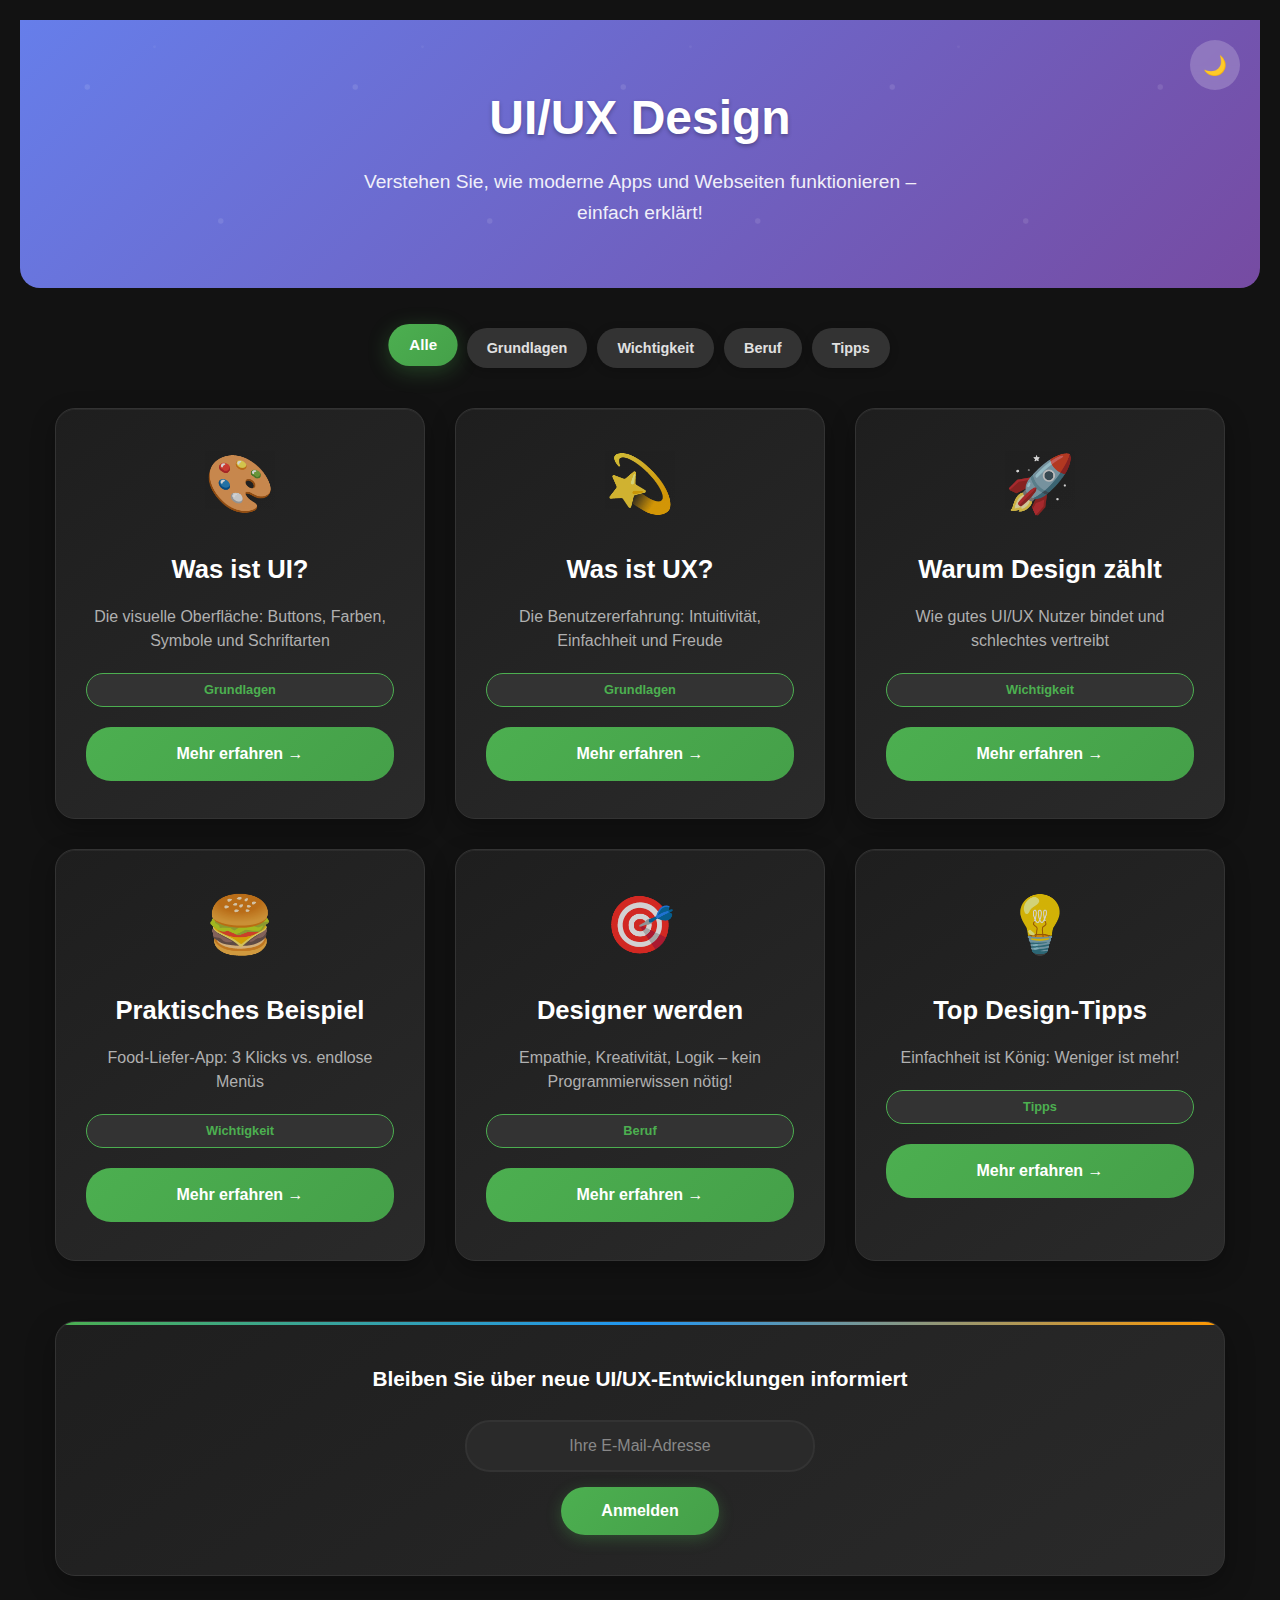
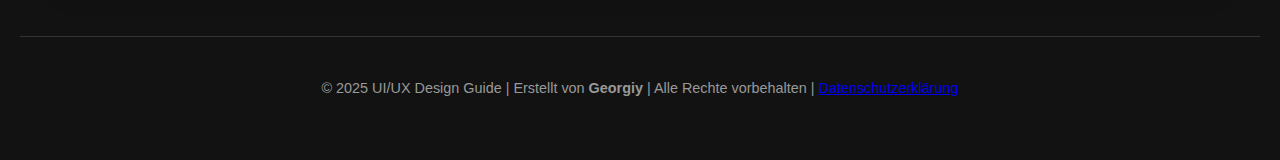
<file: index.html>
<!DOCTYPE html>
<html lang="de">
<head>
    <meta charset="UTF-8">
    <meta name="viewport" content="width=device-width, initial-scale=1.0">
    <title>UI/UX Design - Der Guide für Einsteiger</title>
    <link rel="stylesheet" href="style.css">
</head>
<body>
    <header>
        <h1>UI/UX Design</h1>
        <p>Verstehen Sie, wie moderne Apps und Webseiten funktionieren – einfach erklärt!</p>
    </header>

    <div class="container">
        <div class="filter-section">
            <button class="filter-btn active" onclick="filterCards('all')">Alle</button>
            <button class="filter-btn" onclick="filterCards('grundlagen')">Grundlagen</button>
            <button class="filter-btn" onclick="filterCards('wichtigkeit')">Wichtigkeit</button>
            <button class="filter-btn" onclick="filterCards('werden')">Beruf</button>
            <button class="filter-btn" onclick="filterCards('tipps')">Tipps</button>
        </div>

        <div class="cards-container" id="cardsContainer">
            <div class="card" data-category="grundlagen">
                <div class="card-icon">🎨</div>
                <h3>Was ist UI?</h3>
                <p>Die visuelle Oberfläche: Buttons, Farben, Symbole und Schriftarten</p>
                <span class="category">Grundlagen</span>
                <a href="ui-grundlagen.html" class="card-link">Mehr erfahren →</a>
            </div>

            <div class="card" data-category="grundlagen">
                <div class="card-icon">💫</div>
                <h3>Was ist UX?</h3>
                <p>Die Benutzererfahrung: Intuitivität, Einfachheit und Freude</p>
                <span class="category">Grundlagen</span>
                <a href="ux-grundlagen.html" class="card-link">Mehr erfahren →</a>
            </div>

            <div class="card" data-category="wichtigkeit">
                <div class="card-icon">🚀</div>
                <h3>Warum Design zählt</h3>
                <p>Wie gutes UI/UX Nutzer bindet und schlechtes vertreibt</p>
                <span class="category">Wichtigkeit</span>
                <a href="design-wichtigkeit.html" class="card-link">Mehr erfahren →</a>
            </div>

            <div class="card" data-category="wichtigkeit">
                <div class="card-icon">🍔</div>
                <h3>Praktisches Beispiel</h3>
                <p>Food-Liefer-App: 3 Klicks vs. endlose Menüs</p>
                <span class="category">Wichtigkeit</span>
                <a href="food-delivery-beispiel.html" class="card-link">Mehr erfahren →</a>
            </div>

            <div class="card" data-category="werden">
                <div class="card-icon">🎯</div>
                <h3>Designer werden</h3>
                <p>Empathie, Kreativität, Logik – kein Programmierwissen nötig!</p>
                <span class="category">Beruf</span>
                <a href="designer-werden.html" class="card-link">Mehr erfahren →</a>
            </div>

            <div class="card" data-category="tipps">
                <div class="card-icon">💡</div>
                <h3>Top Design-Tipps</h3>
                <p>Einfachheit ist König: Weniger ist mehr!</p>
                <span class="category">Tipps</span>
                <a href="design-tipps.html" class="card-link">Mehr erfahren →</a>
            </div>
        </div>

        <div class="subscribe-container">
            <p class="subscribe-text">Bleiben Sie über neue UI/UX-Entwicklungen informiert</p>
            <input type="email" placeholder="Ihre E-Mail-Adresse" id="emailInput">
            <button onclick="subscribeNewsletter()">Anmelden</button>
        </div>
    </div>
    
    <div id="modal" class="modal hidden">
        <div class="modal-content">
            <span class="close-button" onclick="closeModal()">&times;</span>
            <div id="modal-message"></div>
        </div>
    </div>

    <footer>
        <p>© 2025 UI/UX Design Guide | Erstellt von <strong>Georgiy</strong> | Alle Rechte vorbehalten | <a href="datenschutz.html">Datenschutzerklärung</a></p>
    </footer>

    <script src="script.js"></script>
</body>
</html>
</file>
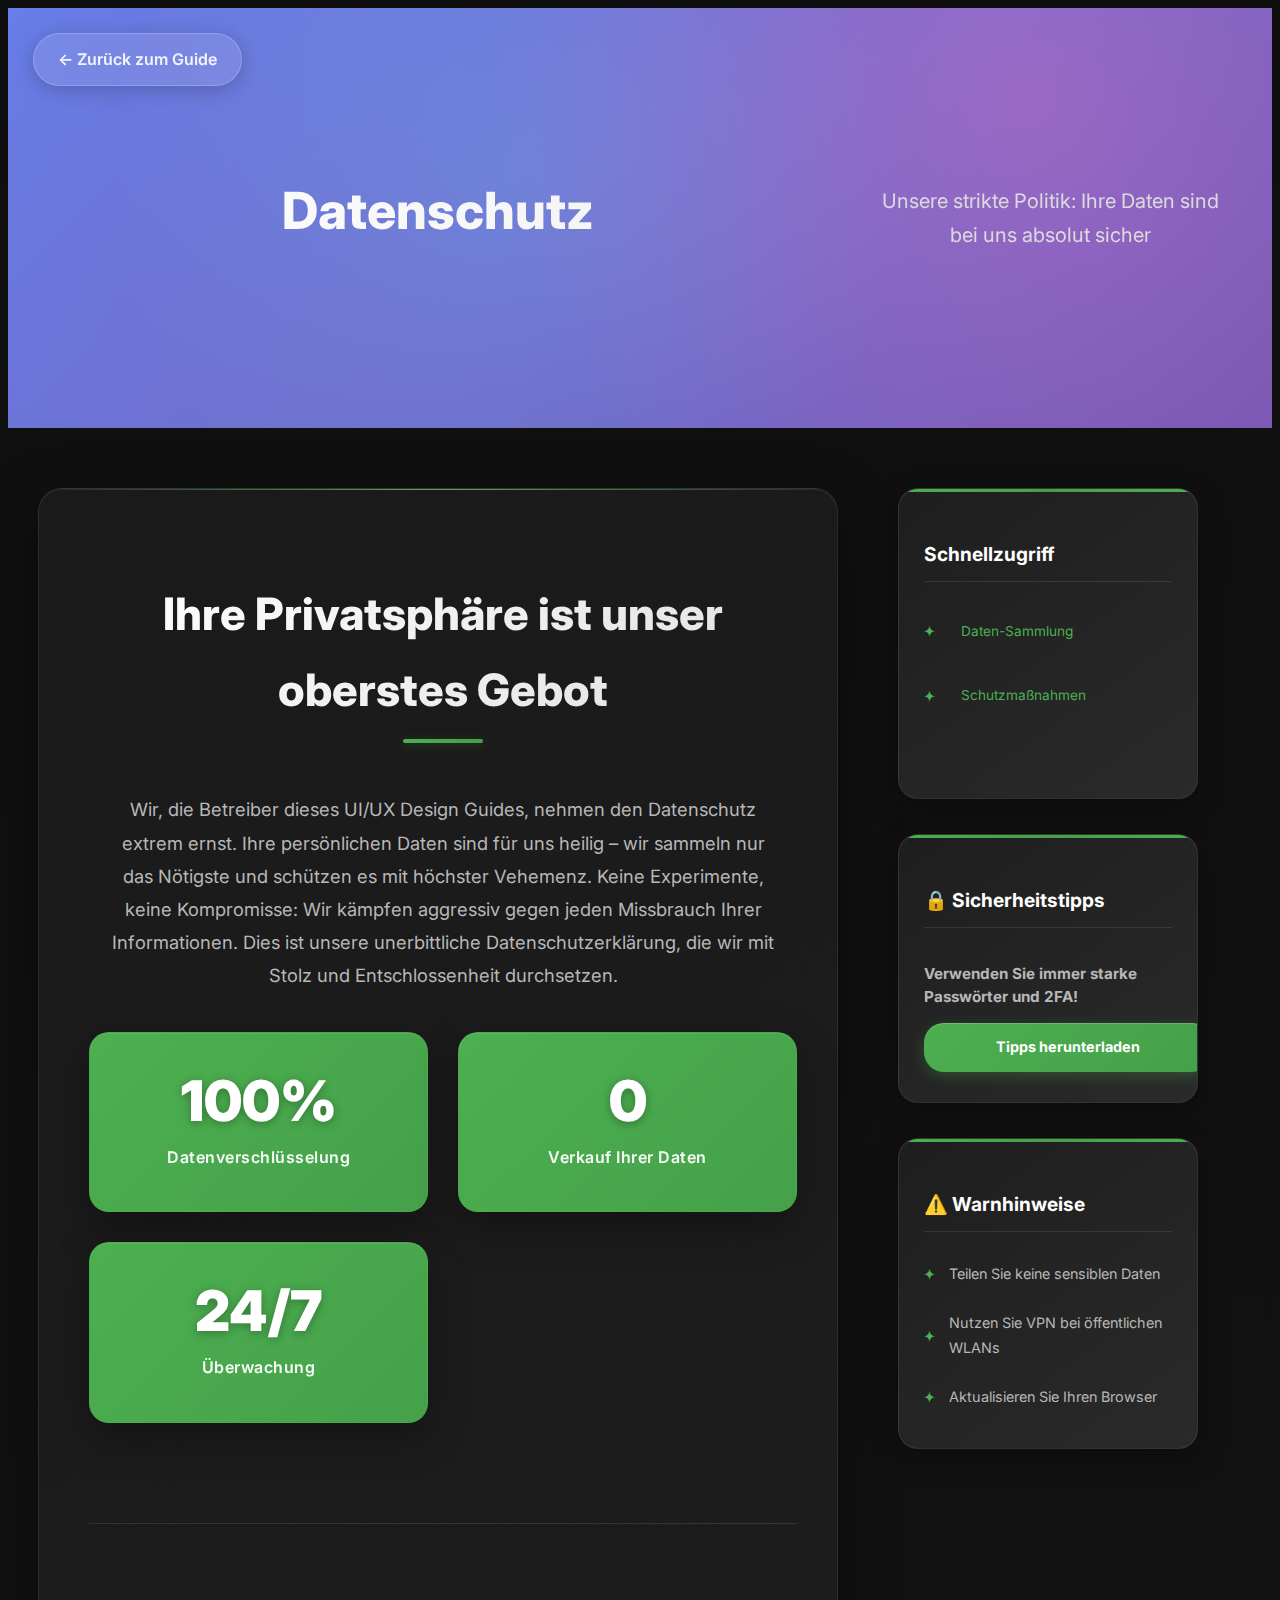
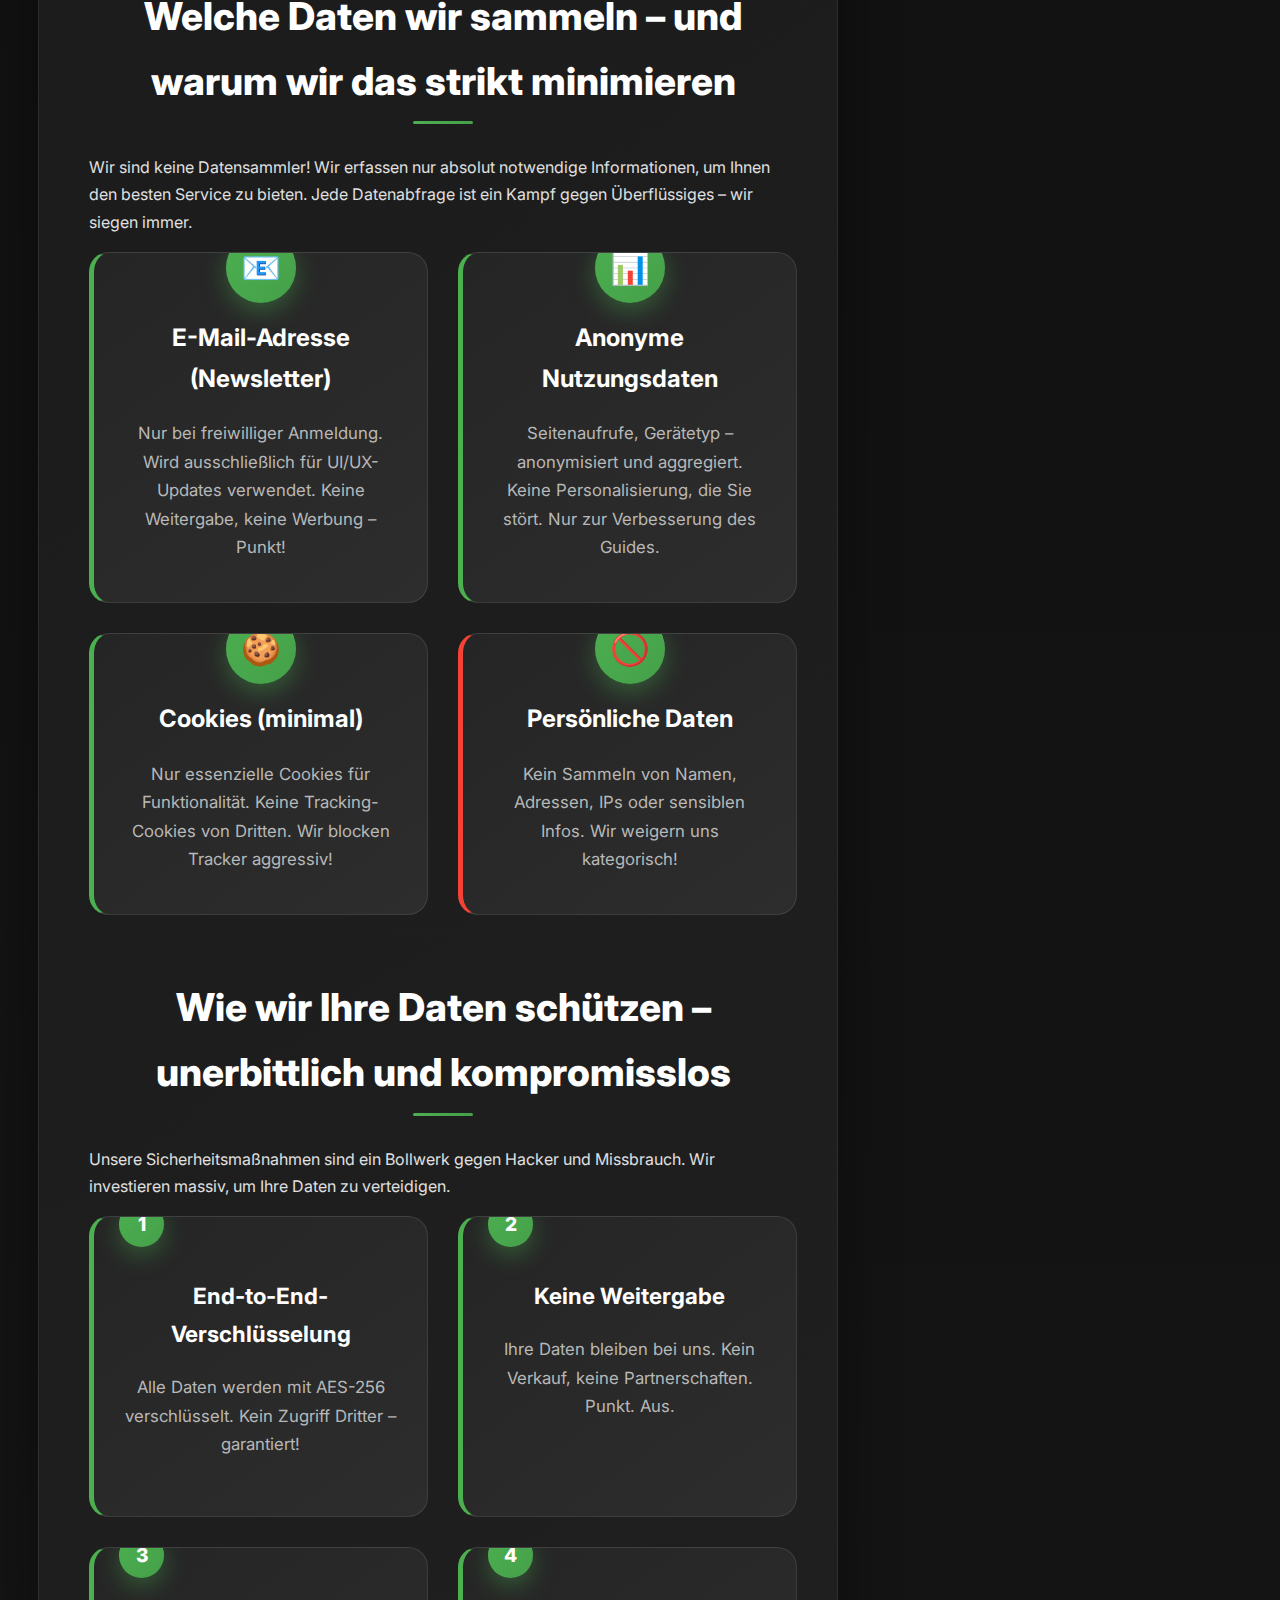
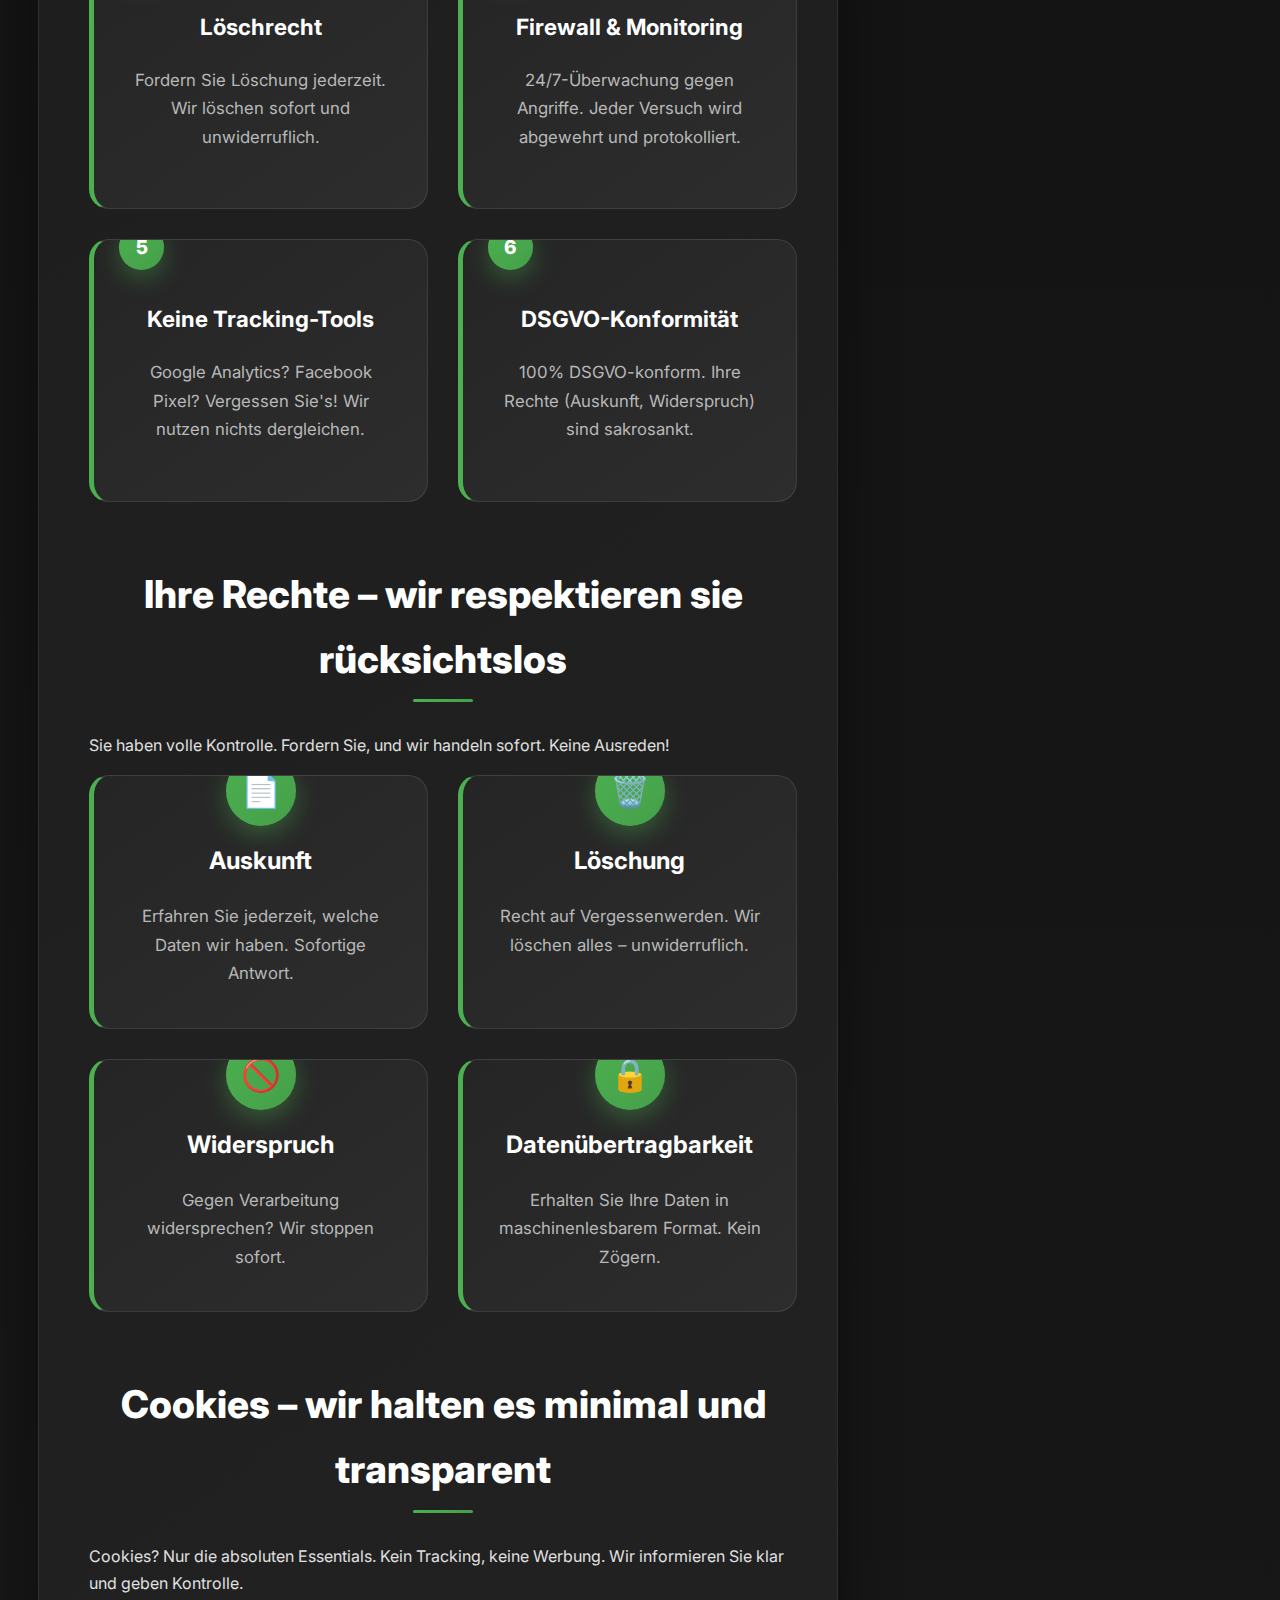
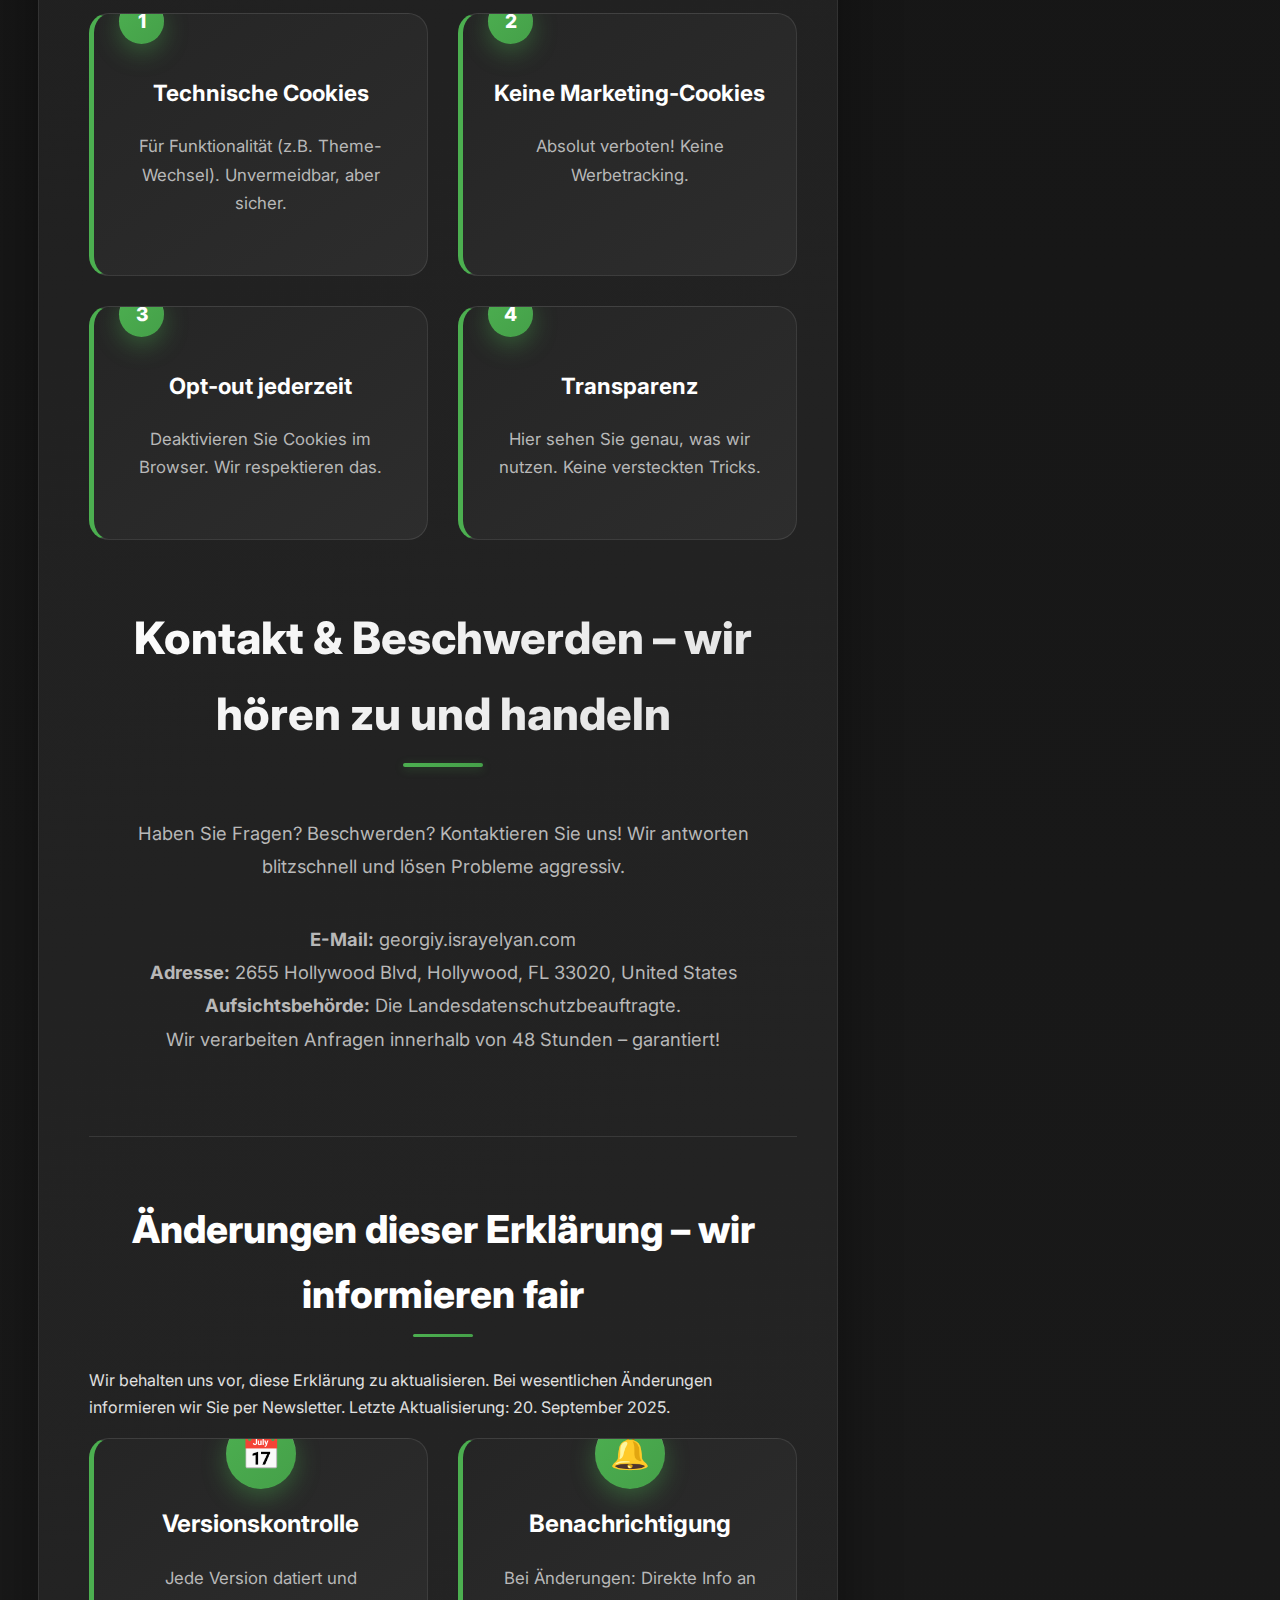
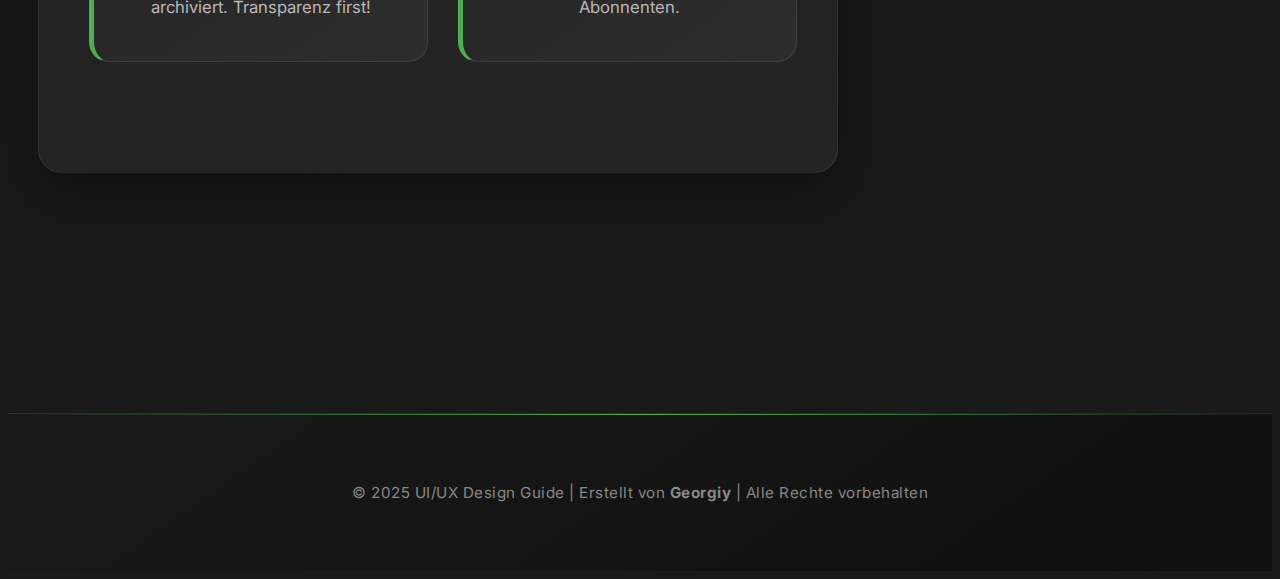
<file: datenschutz.html>
<!DOCTYPE html>
<html lang="de">
<head>
    <meta charset="UTF-8">
    <meta name="viewport" content="width=device-width, initial-scale=1.0">
    <title>Datenschutz - UI/UX Design Guide</title>
    <link rel="stylesheet" href="page-style.css">
</head>
<body>
    <header>
        <div class="back-link">
            <a href="index.html">← Zurück zum Guide</a>
        </div>
        <h1>Datenschutz</h1>
        <p>Unsere strikte Politik: Ihre Daten sind bei uns absolut sicher</p>
    </header>

    <div class="container">
        <div class="content-grid">
            <div class="main-content">
                <section class="hero-section">
                    <h2>Ihre Privatsphäre ist unser oberstes Gebot</h2>
                    <p>Wir, die Betreiber dieses UI/UX Design Guides, nehmen den Datenschutz extrem ernst. Ihre persönlichen Daten sind für uns heilig – wir sammeln nur das Nötigste und schützen es mit höchster Vehemenz. Keine Experimente, keine Kompromisse: Wir kämpfen aggressiv gegen jeden Missbrauch Ihrer Informationen. Dies ist unsere unerbittliche Datenschutzerklärung, die wir mit Stolz und Entschlossenheit durchsetzen.</p>
                    
                    <div class="stats-grid">
                        <div class="stat-card good">
                            <div class="stat-number">100%</div>
                            <div class="stat-label">Datenverschlüsselung</div>
                        </div>
                        <div class="stat-card good">
                            <div class="stat-number">0</div>
                            <div class="stat-label">Verkauf Ihrer Daten</div>
                        </div>
                        <div class="stat-card good">
                            <div class="stat-number">24/7</div>
                            <div class="stat-label">Überwachung</div>
                        </div>
                    </div>
                </section>

                <section class="methods-section">
                    <h2>Welche Daten wir sammeln – und warum wir das strikt minimieren</h2>
                    <p>Wir sind keine Datensammler! Wir erfassen nur absolut notwendige Informationen, um Ihnen den besten Service zu bieten. Jede Datenabfrage ist ein Kampf gegen Überflüssiges – wir siegen immer.</p>
                    <div class="method-cards">
                        <div class="method-card">
                            <div class="method-icon">📧</div>
                            <h3>E-Mail-Adresse (Newsletter)</h3>
                            <p>Nur bei freiwilliger Anmeldung. Wird ausschließlich für UI/UX-Updates verwendet. Keine Weitergabe, keine Werbung – Punkt!</p>
                        </div>
                        <div class="method-card">
                            <div class="method-icon">📊</div>
                            <h3>Anonyme Nutzungsdaten</h3>
                            <p>Seitenaufrufe, Gerätetyp – anonymisiert und aggregiert. Keine Personalisierung, die Sie stört. Nur zur Verbesserung des Guides.</p>
                        </div>
                        <div class="method-card">
                            <div class="method-icon">🍪</div>
                            <h3>Cookies (minimal)</h3>
                            <p>Nur essenzielle Cookies für Funktionalität. Keine Tracking-Cookies von Dritten. Wir blocken Tracker aggressiv!</p>
                        </div>
                        <div class="method-card negative">
                            <div class="method-icon">🚫</div>
                            <h3>Persönliche Daten</h3>
                            <p>Kein Sammeln von Namen, Adressen, IPs oder sensiblen Infos. Wir weigern uns kategorisch!</p>
                        </div>
                    </div>
                </section>

                <section class="process-section">
                    <h2>Wie wir Ihre Daten schützen – unerbittlich und kompromisslos</h2>
                    <p>Unsere Sicherheitsmaßnahmen sind ein Bollwerk gegen Hacker und Missbrauch. Wir investieren massiv, um Ihre Daten zu verteidigen.</p>
                    <div class="process-steps">
                        <div class="step good">
                            <div class="step-number">1</div>
                            <h3>End-to-End-Verschlüsselung</h3>
                            <p>Alle Daten werden mit AES-256 verschlüsselt. Kein Zugriff Dritter – garantiert!</p>
                        </div>
                        <div class="step good">
                            <div class="step-number">2</div>
                            <h3>Keine Weitergabe</h3>
                            <p>Ihre Daten bleiben bei uns. Kein Verkauf, keine Partnerschaften. Punkt. Aus.</p>
                        </div>
                        <div class="step good">
                            <div class="step-number">3</div>
                            <h3>Löschrecht</h3>
                            <p>Fordern Sie Löschung jederzeit. Wir löschen sofort und unwiderruflich.</p>
                        </div>
                        <div class="step good">
                            <div class="step-number">4</div>
                            <h3>Firewall & Monitoring</h3>
                            <p>24/7-Überwachung gegen Angriffe. Jeder Versuch wird abgewehrt und protokolliert.</p>
                        </div>
                        <div class="step negative">
                            <div class="step-number">5</div>
                            <h3>Keine Tracking-Tools</h3>
                            <p>Google Analytics? Facebook Pixel? Vergessen Sie's! Wir nutzen nichts dergleichen.</p>
                        </div>
                        <div class="step good">
                            <div class="step-number">6</div>
                            <h3>DSGVO-Konformität</h3>
                            <p>100% DSGVO-konform. Ihre Rechte (Auskunft, Widerspruch) sind sakrosankt.</p>
                        </div>
                    </div>
                </section>

                <section class="methods-section">
                    <h2>Ihre Rechte – wir respektieren sie rücksichtslos</h2>
                    <p>Sie haben volle Kontrolle. Fordern Sie, und wir handeln sofort. Keine Ausreden!</p>
                    <div class="method-cards">
                        <div class="method-card good">
                            <div class="method-icon">📄</div>
                            <h3>Auskunft</h3>
                            <p>Erfahren Sie jederzeit, welche Daten wir haben. Sofortige Antwort.</p>
                        </div>
                        <div class="method-card good">
                            <div class="method-icon">🗑️</div>
                            <h3>Löschung</h3>
                            <p>Recht auf Vergessenwerden. Wir löschen alles – unwiderruflich.</p>
                        </div>
                        <div class="method-card good">
                            <div class="method-icon">🚫</div>
                            <h3>Widerspruch</h3>
                            <p>Gegen Verarbeitung widersprechen? Wir stoppen sofort.</p>
                        </div>
                        <div class="method-card good">
                            <div class="method-icon">🔒</div>
                            <h3>Datenübertragbarkeit</h3>
                            <p>Erhalten Sie Ihre Daten in maschinenlesbarem Format. Kein Zögern.</p>
                        </div>
                    </div>
                </section>

                <section class="process-section">
                    <h2>Cookies – wir halten es minimal und transparent</h2>
                    <p>Cookies? Nur die absoluten Essentials. Kein Tracking, keine Werbung. Wir informieren Sie klar und geben Kontrolle.</p>
                    <div class="process-steps">
                        <div class="step good">
                            <div class="step-number">1</div>
                            <h3>Technische Cookies</h3>
                            <p>Für Funktionalität (z.B. Theme-Wechsel). Unvermeidbar, aber sicher.</p>
                        </div>
                        <div class="step negative">
                            <div class="step-number">2</div>
                            <h3>Keine Marketing-Cookies</h3>
                            <p>Absolut verboten! Keine Werbetracking.</p>
                        </div>
                        <div class="step good">
                            <div class="step-number">3</div>
                            <h3>Opt-out jederzeit</h3>
                            <p>Deaktivieren Sie Cookies im Browser. Wir respektieren das.</p>
                        </div>
                        <div class="step good">
                            <div class="step-number">4</div>
                            <h3>Transparenz</h3>
                            <p>Hier sehen Sie genau, was wir nutzen. Keine versteckten Tricks.</p>
                        </div>
                    </div>
                </section>

                <section class="hero-section">
                    <h2>Kontakt & Beschwerden – wir hören zu und handeln</h2>
                    <p>Haben Sie Fragen? Beschwerden? Kontaktieren Sie uns! Wir antworten blitzschnell und lösen Probleme aggressiv.</p>
                    <p><strong>E-Mail:</strong> georgiy.israyelyan.com<br>
                    <strong>Adresse:</strong> 2655 Hollywood Blvd, Hollywood, FL 33020, United States<br>
                    <strong>Aufsichtsbehörde:</strong> Die Landesdatenschutzbeauftragte.<br>
                    Wir verarbeiten Anfragen innerhalb von 48 Stunden – garantiert!</p>
                </section>

                <section class="methods-section">
                    <h2>Änderungen dieser Erklärung – wir informieren fair</h2>
                    <p>Wir behalten uns vor, diese Erklärung zu aktualisieren. Bei wesentlichen Änderungen informieren wir Sie per Newsletter. Letzte Aktualisierung: 20. September 2025.</p>
                    <div class="method-cards">
                        <div class="method-card good">
                            <div class="method-icon">📅</div>
                            <h3>Versionskontrolle</h3>
                            <p>Jede Version datiert und archiviert. Transparenz first!</p>
                        </div>
                        <div class="method-card good">
                            <div class="method-icon">🔔</div>
                            <h3>Benachrichtigung</h3>
                            <p>Bei Änderungen: Direkte Info an Abonnenten.</p>
                        </div>
                    </div>
                </section>
            </div>

            <div class="sidebar">
                <div class="quick-links">
                    <h3>Schnellzugriff</h3>
                    <ul>
                        <li><a href="#sammeln">Daten-Sammlung</a></li>
                        <li><a href="#schutz">Schutzmaßnahmen</a></li>
                        <li><a href="#rechte">Ihre Rechte</a></li>
                        <li><a href="#cookies">Cookies</a></li>
                        <li><a href="#kontakt">Kontakt</a></li>
                    </ul>
                </div>

                <div class="featured-resource">
                    <h3>🔒 Sicherheitstipps</h3>
                    <p><strong>Verwenden Sie immer starke Passwörter und 2FA!</strong></p>
                    <a href="#" class="download-btn" onclick="showSecurityTips()">Tipps herunterladen</a>
                </div>

                <div class="design-tips">
                    <h3>⚠️ Warnhinweise</h3>
                    <ul>
                        <li>Teilen Sie keine sensiblen Daten</li>
                        <li>Nutzen Sie VPN bei öffentlichen WLANs</li>
                        <li>Aktualisieren Sie Ihren Browser</li>
                        <li>Deaktivieren Sie unnötige Cookies</li>
                        <li>Melden Sie Verdachtsfälle sofort</li>
                    </ul>
                </div>
            </div>
        </div>
    </div>

    <footer>
        <p>© 2025 UI/UX Design Guide | Erstellt von <strong>Georgiy</strong> | Alle Rechte vorbehalten</p>
    </footer>

    <!-- Modal для Tipps -->
</body>
</html>
</file>
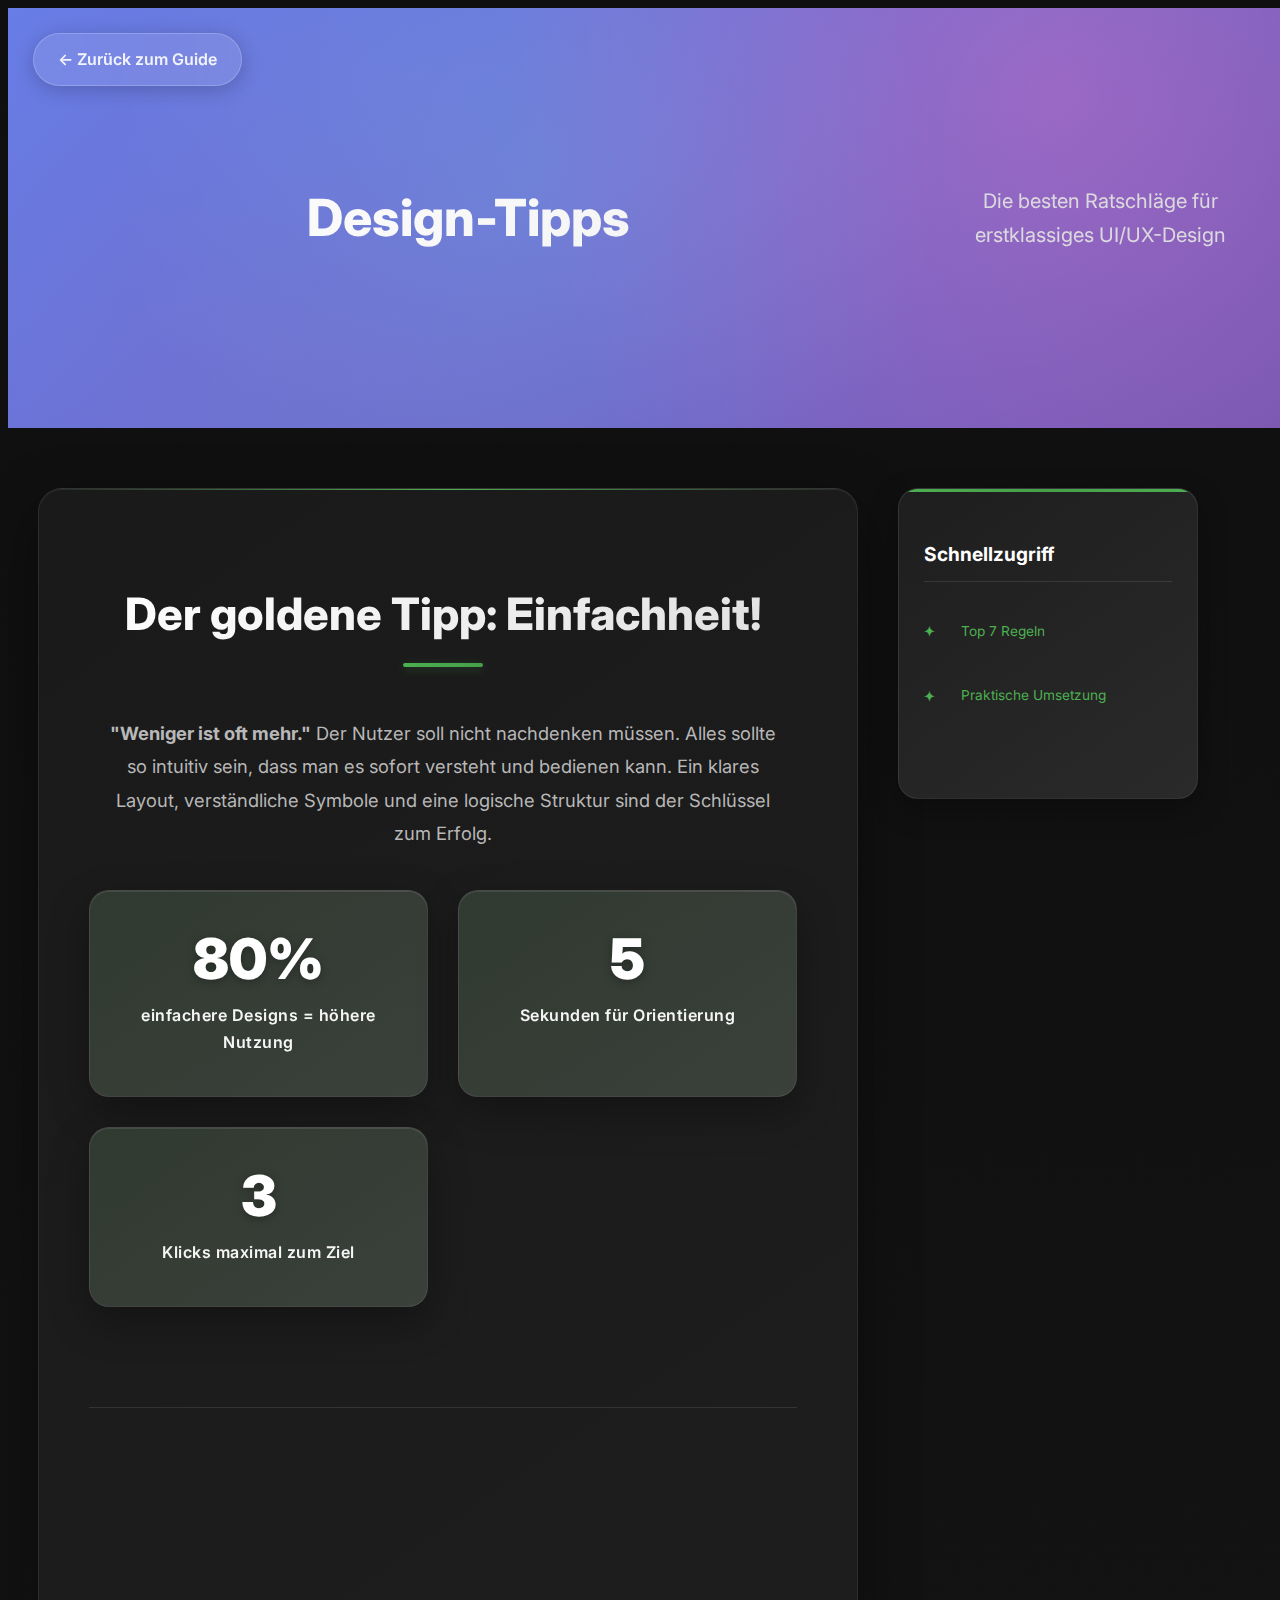
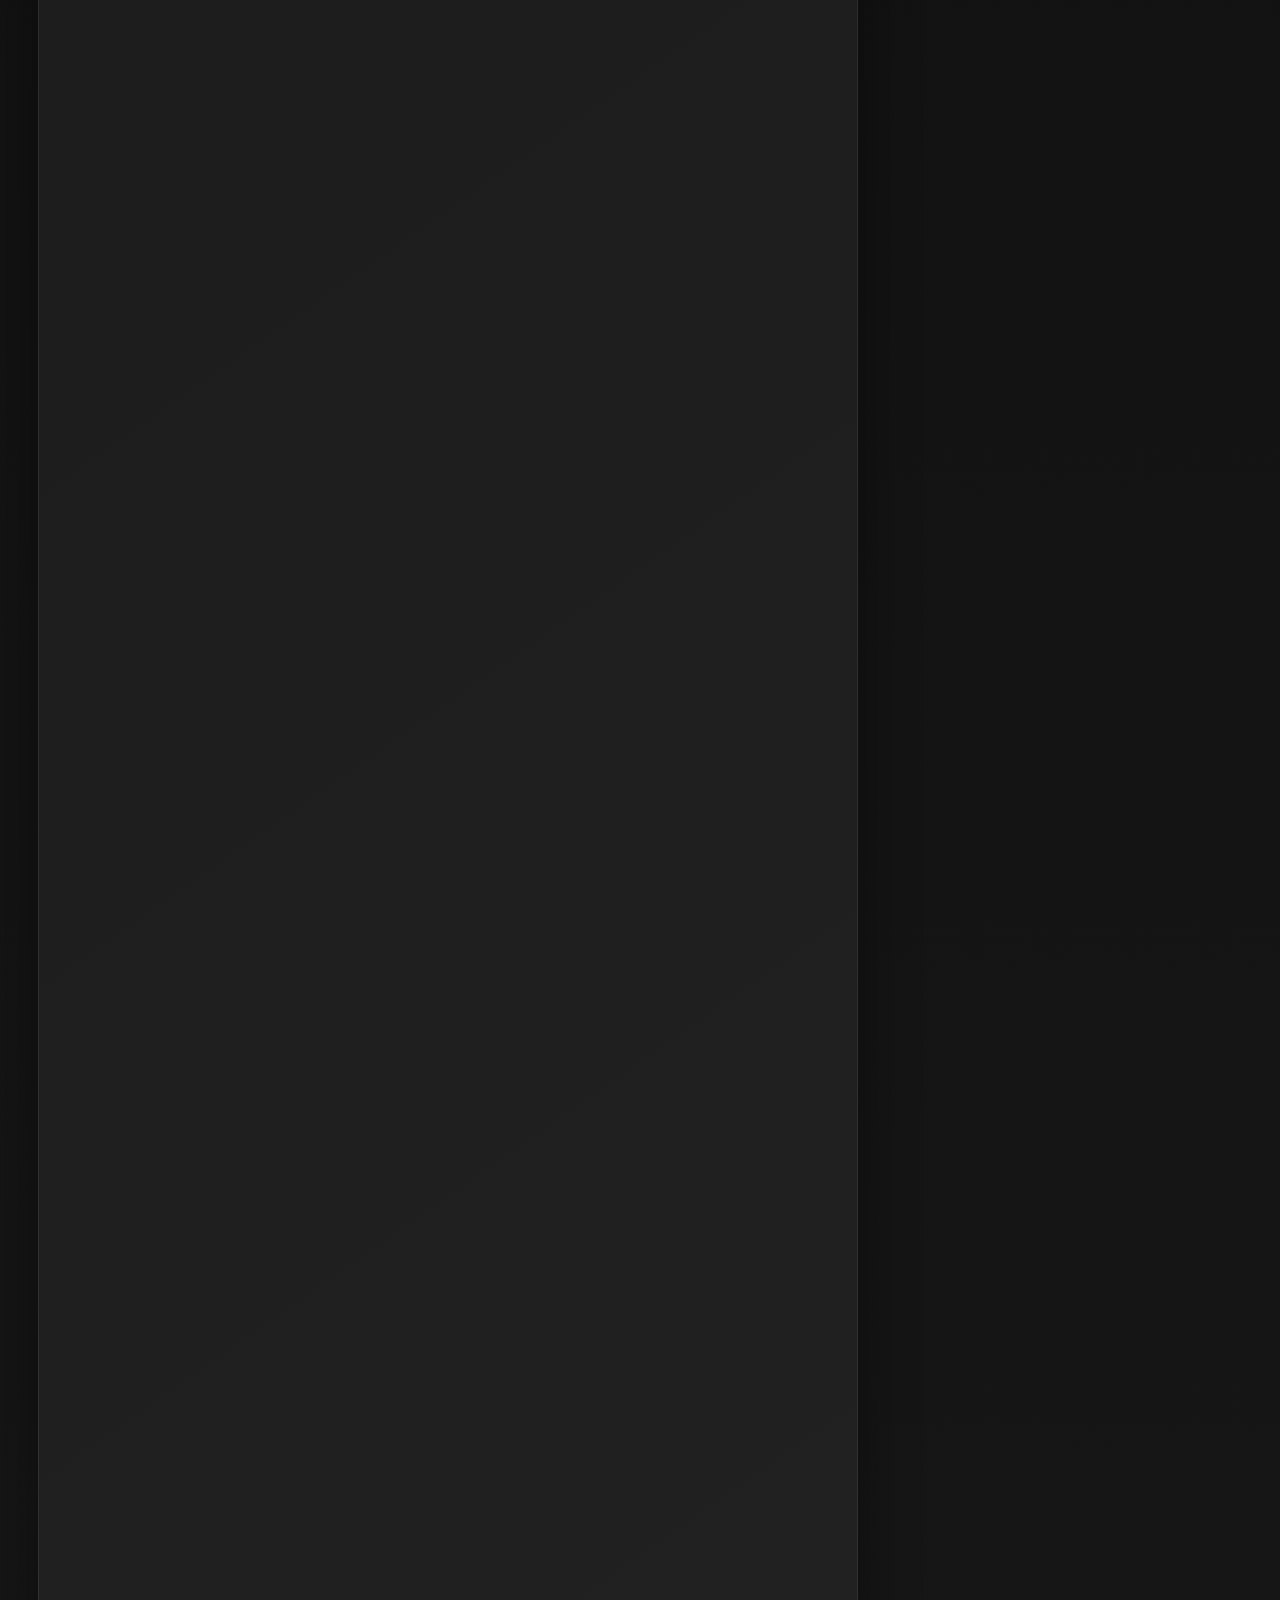
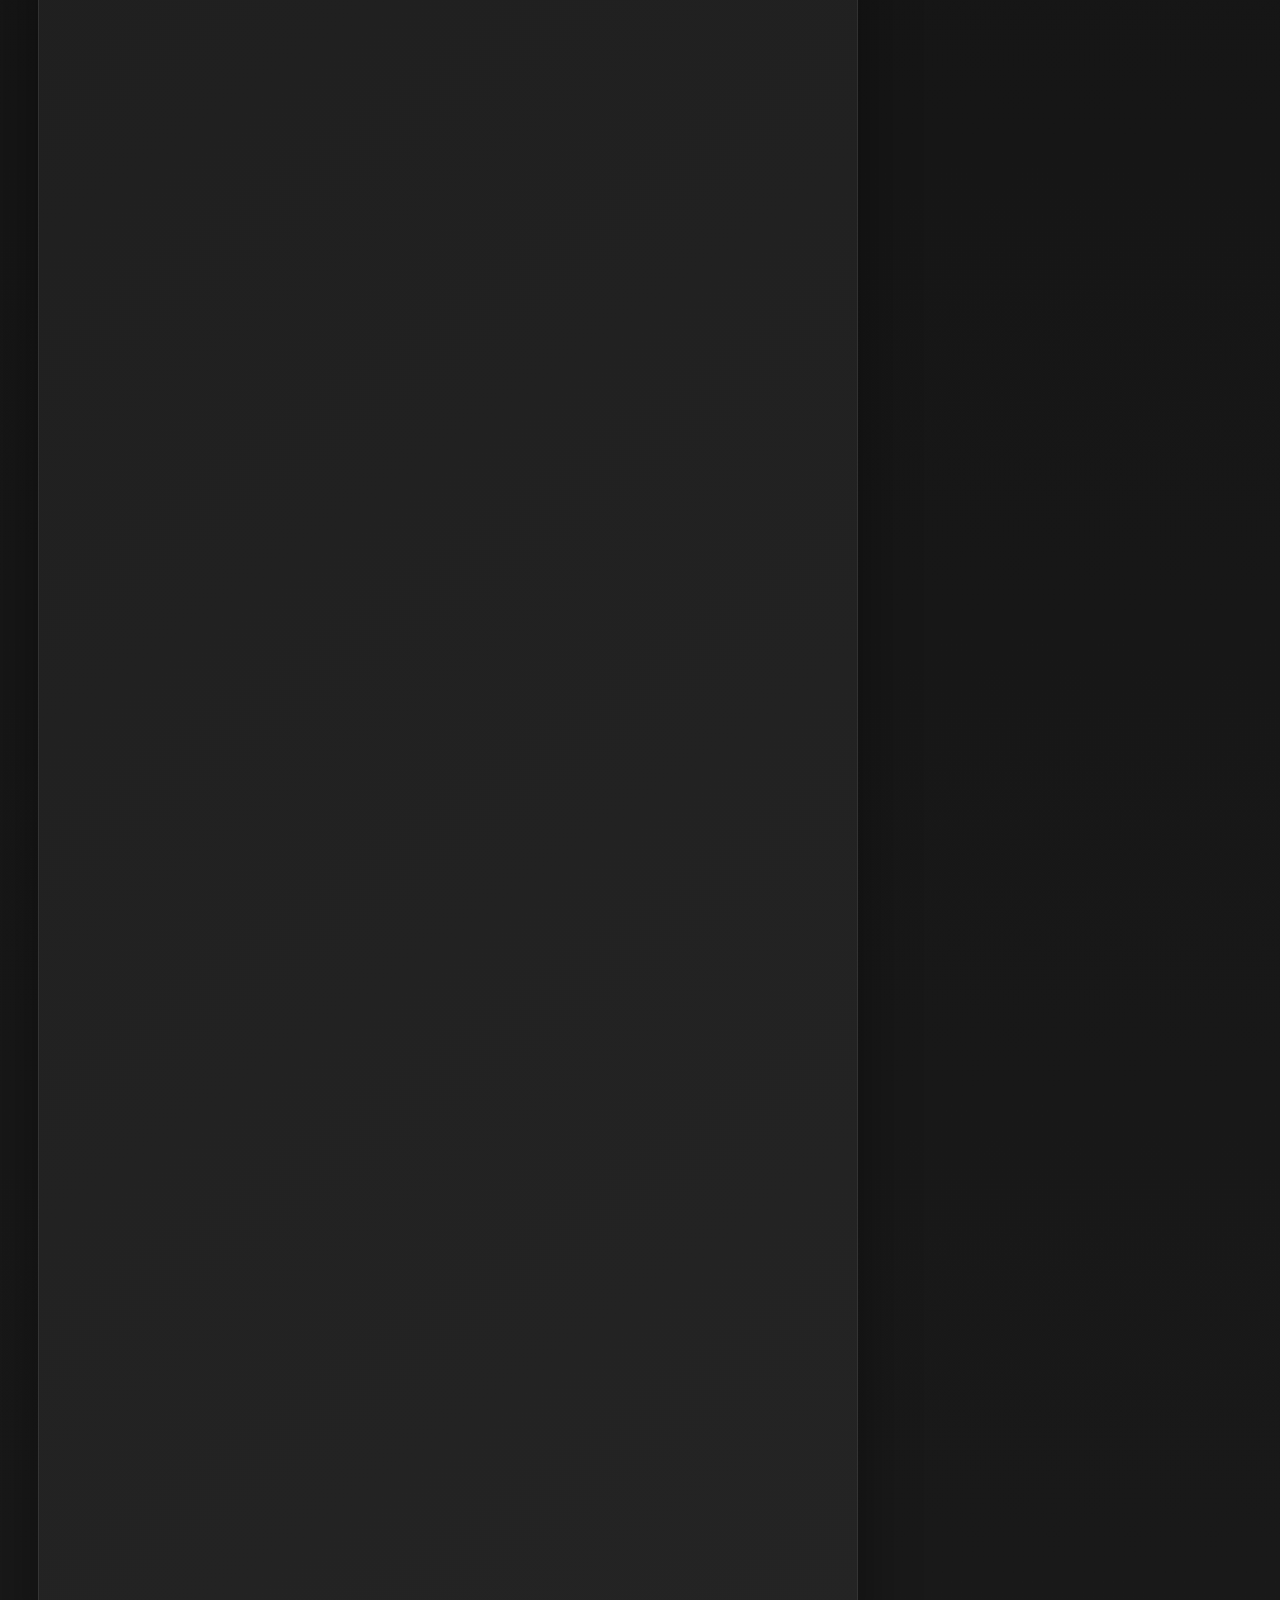
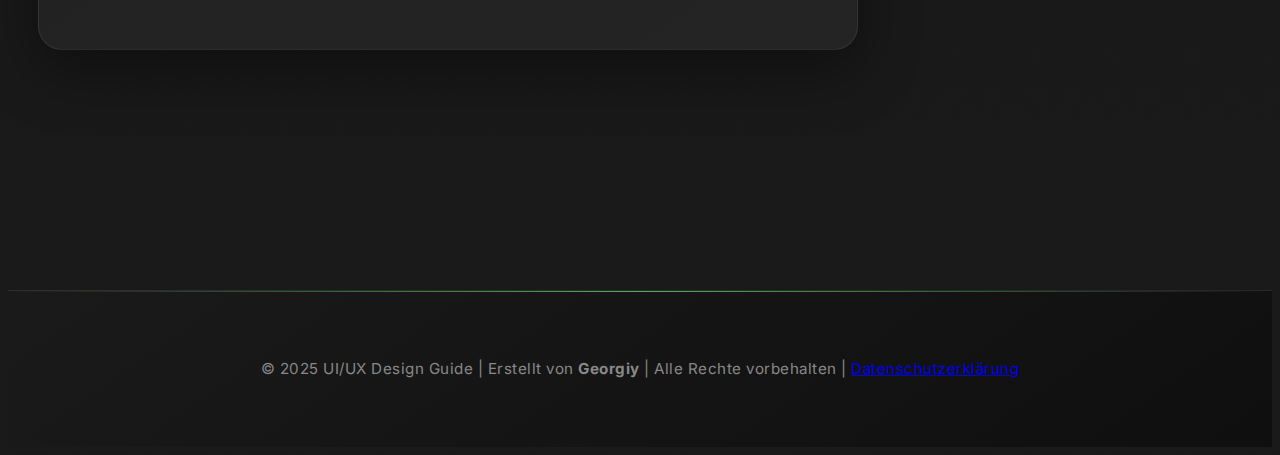
<file: design-tipps.html>
<!DOCTYPE html>
<html lang="de">
<head>
    <meta charset="UTF-8">
    <meta name="viewport" content="width=device-width, initial-scale=1.0">
    <title>Design-Tipps - UI/UX Design Guide</title>
    <link rel="stylesheet" href="page-style.css">
</head>
<body>
    <header>
        <div class="back-link">
            <a href="index.html">← Zurück zum Guide</a>
        </div>
        <h1>Design-Tipps</h1>
        <p>Die besten Ratschläge für erstklassiges UI/UX-Design</p>
    </header>

    <div class="container">
        <div class="content-grid">
            <div class="main-content">
                <section class="hero-section">
                    <h2>Der goldene Tipp: Einfachheit!</h2>
                    <p><strong>"Weniger ist oft mehr."</strong> Der Nutzer soll nicht nachdenken müssen. Alles sollte so intuitiv sein, dass man es sofort versteht und bedienen kann. Ein klares Layout, verständliche Symbole und eine logische Struktur sind der Schlüssel zum Erfolg.</p>
                    
                    <div class="stats-grid">
                        <div class="stat-card">
                            <div class="stat-number">80%</div>
                            <div class="stat-label">einfachere Designs = höhere Nutzung</div>
                        </div>
                        <div class="stat-card">
                            <div class="stat-number">5</div>
                            <div class="stat-label">Sekunden für Orientierung</div>
                        </div>
                        <div class="stat-card">
                            <div class="stat-number">3</div>
                            <div class="stat-label">Klicks maximal zum Ziel</div>
                        </div>
                    </div>
                </section>

                <section class="methods-section">
                    <h2>Die Top 7 Design-Regeln</h2>
                    <div class="method-cards">
                        <div class="method-card priority-1">
                            <div class="method-icon">1️⃣</div>
                            <h3>Intuitivität</h3>
                            <p>Der Nutzer soll nicht lernen müssen, wie Ihre App funktioniert</p>
                        </div>
                        <div class="method-card priority-2">
                            <div class="method-icon">2️⃣</div>
                            <h3>Klarheit</h3>
                            <p>Jedes Element hat genau eine, klare Funktion</p>
                        </div>
                        <div class="method-card priority-3">
                            <div class="method-icon">3️⃣</div>
                            <h3>Konsistenz</h3>
                            <p>Gleiche Aktionen führen immer zum gleichen Ergebnis</p>
                        </div>
                        <div class="method-card priority-4">
                            <div class="method-icon">4️⃣</div>
                            <h3>Effizienz</h3>
                            <p>Der kürzeste Weg zum Ziel – ohne unnötige Klicks</p>
                        </div>
                        <div class="method-card priority-5">
                            <div class="method-icon">5️⃣</div>
                            <h3>Feedback</h3>
                            <p>Jede Aktion erhält sofort visuelles Feedback</p>
                        </div>
                        <div class="method-card priority-6">
                            <div class="method-icon">6️⃣</div>
                            <h3>Ästhetik</h3>
                            <p>Schönes Design ist angenehm und motivierend</p>
                        </div>
                        <div class="method-card priority-7">
                            <div class="method-icon">7️⃣</div>
                            <h3>Barrierefreiheit</h3>
                            <p>Design für alle Menschen, nicht nur für "Normale"</p>
                        </div>
                    </div>
                </section>

                <section class="process-section">
                    <h2>Praktische Umsetzung</h2>
                    <div class="process-steps">
                        <div class="step">
                            <div class="step-number">1</div>
                            <h3>Nutzerperspektive</h3>
                            <p>Fragen Sie sich: "Was will der Nutzer gerade erreichen?"</p>
                        </div>
                        <div class="step">
                            <div class="step-number">2</div>
                            <h3>Minimalismus</h3>
                            <p>Entfernen Sie alles, was nicht essenziell für das Ziel ist</p>
                        </div>
                        <div class="step">
                            <div class="step-number">3</div>
                            <h3>Visuelle Hierarchie</h3>
                            <p>Wichtige Elemente größer, auffälliger, zentraler platzieren</p>
                        </div>
                        <div class="step">
                            <div class="step-number">4</div>
                            <h3>Klare Navigation</h3>
                            <p>Wo bin ich? Wohin kann ich gehen? Was passiert als nächstes?</p>
                        </div>
                        <div class="step">
                            <div class="step-number">5</div>
                            <h3>Testing</h3>
                            <p>Lassen Sie 5 echte Nutzer Ihr Design testen</p>
                        </div>
                        <div class="step">
                            <div class="step-number">6</div>
                            <h3>Iteration</h3>
                            <p>Design ist nie fertig – es wird kontinuierlich verbessert</p>
                        </div>
                    </div>
                </section>

                <section class="design-examples">
                    <h2>Bevor/ Nachher</h2>
                    <div class="example-pairs">
                        <div class="example-pair">
                            <div class="before">
                                <h3>❌ Vorher</h3>
                                <p>10 Menüpunkte, kleine Schrift, viele Farben</p>
                                <div class="chaos-demo">🔴🔵🟢🟡🔴🔵🟢🟡 Menu Item 1 | 2 | 3 | 4 | 5 | 6 | 7 | 8 | 9 | 10</div>
                            </div>
                            <div class="after">
                                <h3>✅ Nachher</h3>
                                <p>3 klare Optionen, große Schrift, eine Farbe</p>
                                <div class="clean-demo">🍕 Bestellen<br>👤 Profil<br>⚙️ Einstellungen</div>
                            </div>
                        </div>
                        
                        <div class="example-pair">
                            <div class="before">
                                <h3>❌ Vorher</h3>
                                <p>Versteckte Suchfunktion, kein Logo</p>
                                <div class="chaos-demo">[Menü] [Avatar] Willkommen! Was möchten Sie? Kategorie 1 ▼ Kategorie 2 ▼</div>
                            </div>
                            <div class="after">
                                <h3>✅ Nachher</h3>
                                <p>Klare Marke, prominente Suche</p>
                                <div class="clean-demo">
                                    <div class="logo">🍔 FoodApp</div>
                                    <div class="search-bar">🔍 Suchen...</div>
                                </div>
                            </div>
                        </div>
                    </div>
                </section>

                <section class="designer-perspective">
                    <h2>Die Freude am Design</h2>
                    <blockquote>
                        <p>"Am meisten Spaß macht es, zu sehen, wie meine Arbeit wirklich Menschen hilft. Wenn jemand sagt: 'Wow, diese App ist ja so einfach und angenehm zu benutzen!' – das ist das größte Kompliment und das beste Gefühl überhaupt."</p>
                        <cite>– Ein UI/UX-Designer</cite>
                    </blockquote>
                    <p><strong>Man macht die digitale Welt ein kleines bisschen besser.</strong> Jede App, die Sie gestalten, erleichtert jemandem das Leben.</p>
                </section>
            </div>

            <div class="sidebar">
                <div class="quick-links">
                    <h3>Schnellzugriff</h3>
                    <ul>
                        <li><a href="#regeln">Top 7 Regeln</a></li>
                        <li><a href="#umsetzung">Praktische Umsetzung</a></li>
                        <li><a href="#beispiele">Vorher/Nachher</a></li>
                        <li><a href="#freude">Design-Freude</a></li>
                    </ul>
                </div>

                <div class="featured-resource">
                    <h3>Design-Checkliste</h3>
                    <p><strong>10-Punkte-Checkliste für jedes Design</strong></p>
                </div>

                <div class="tipps-tips">
                    <h3>💡 Pro-Tipps</h3>
                    <ul>
                        <li><strong>5-Sekunden-Test:</strong> Kann man das Ziel in 5s finden?</li>
                        <li><strong>3-Klick-Regel:</strong> Maximal 3 Klicks zum Ziel</li>
                        <li><strong>60-30-10:</strong> Farbverteilung (60% Haupt-, 30% Sekundär-, 10% Akzent)</li>
                        <li><strong>Finger-Test:</strong> Sind Buttons groß genug zum Antippen?</li>
                        <li><strong>Logo-Placement:</strong> Oben links = Standard-Position</li>
                    </ul>
                </div>
            </div>
        </div>
    </div>

    <footer>
        <p>© 2025 UI/UX Design Guide | Erstellt von <strong>Georgiy</strong> | Alle Rechte vorbehalten | <a href="datenschutz.html">Datenschutzerklärung</a></p>
    </footer>

    <script src="page-script.js"></script>
</body>
</html>
</file>
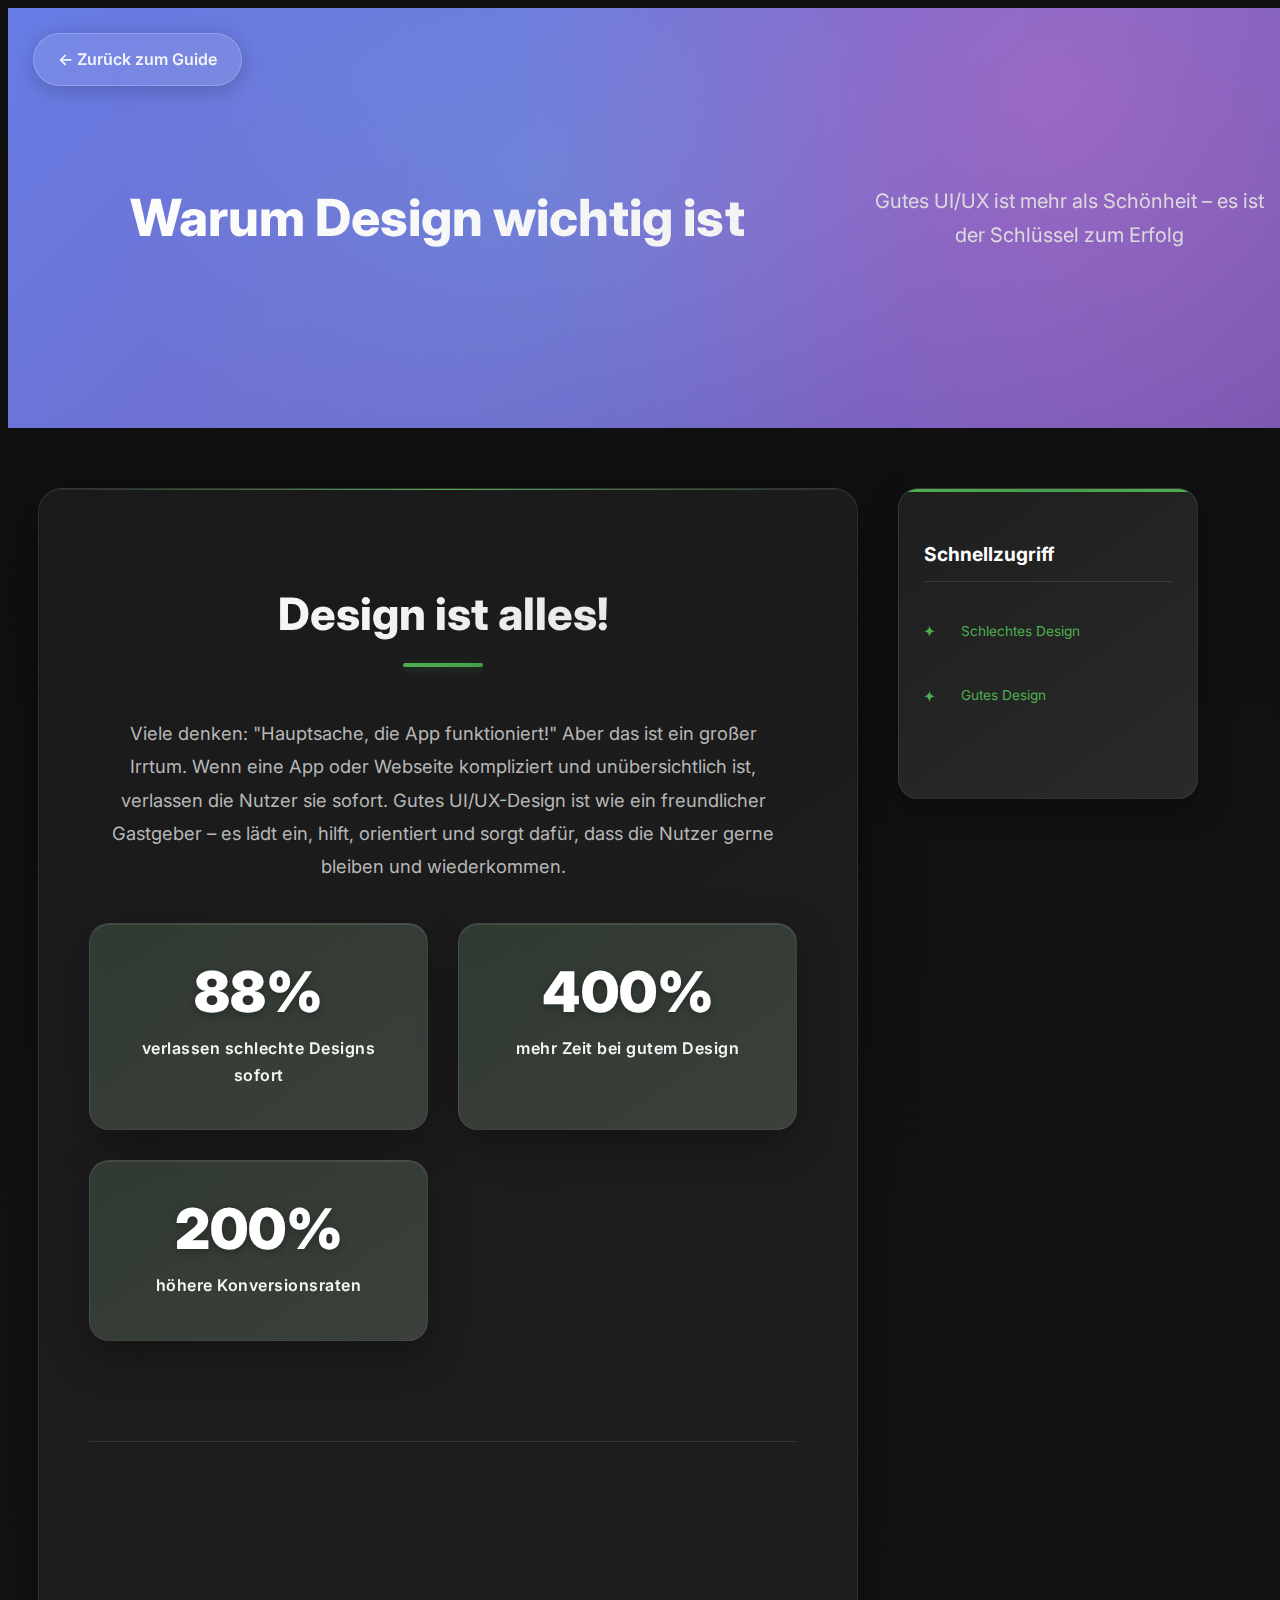
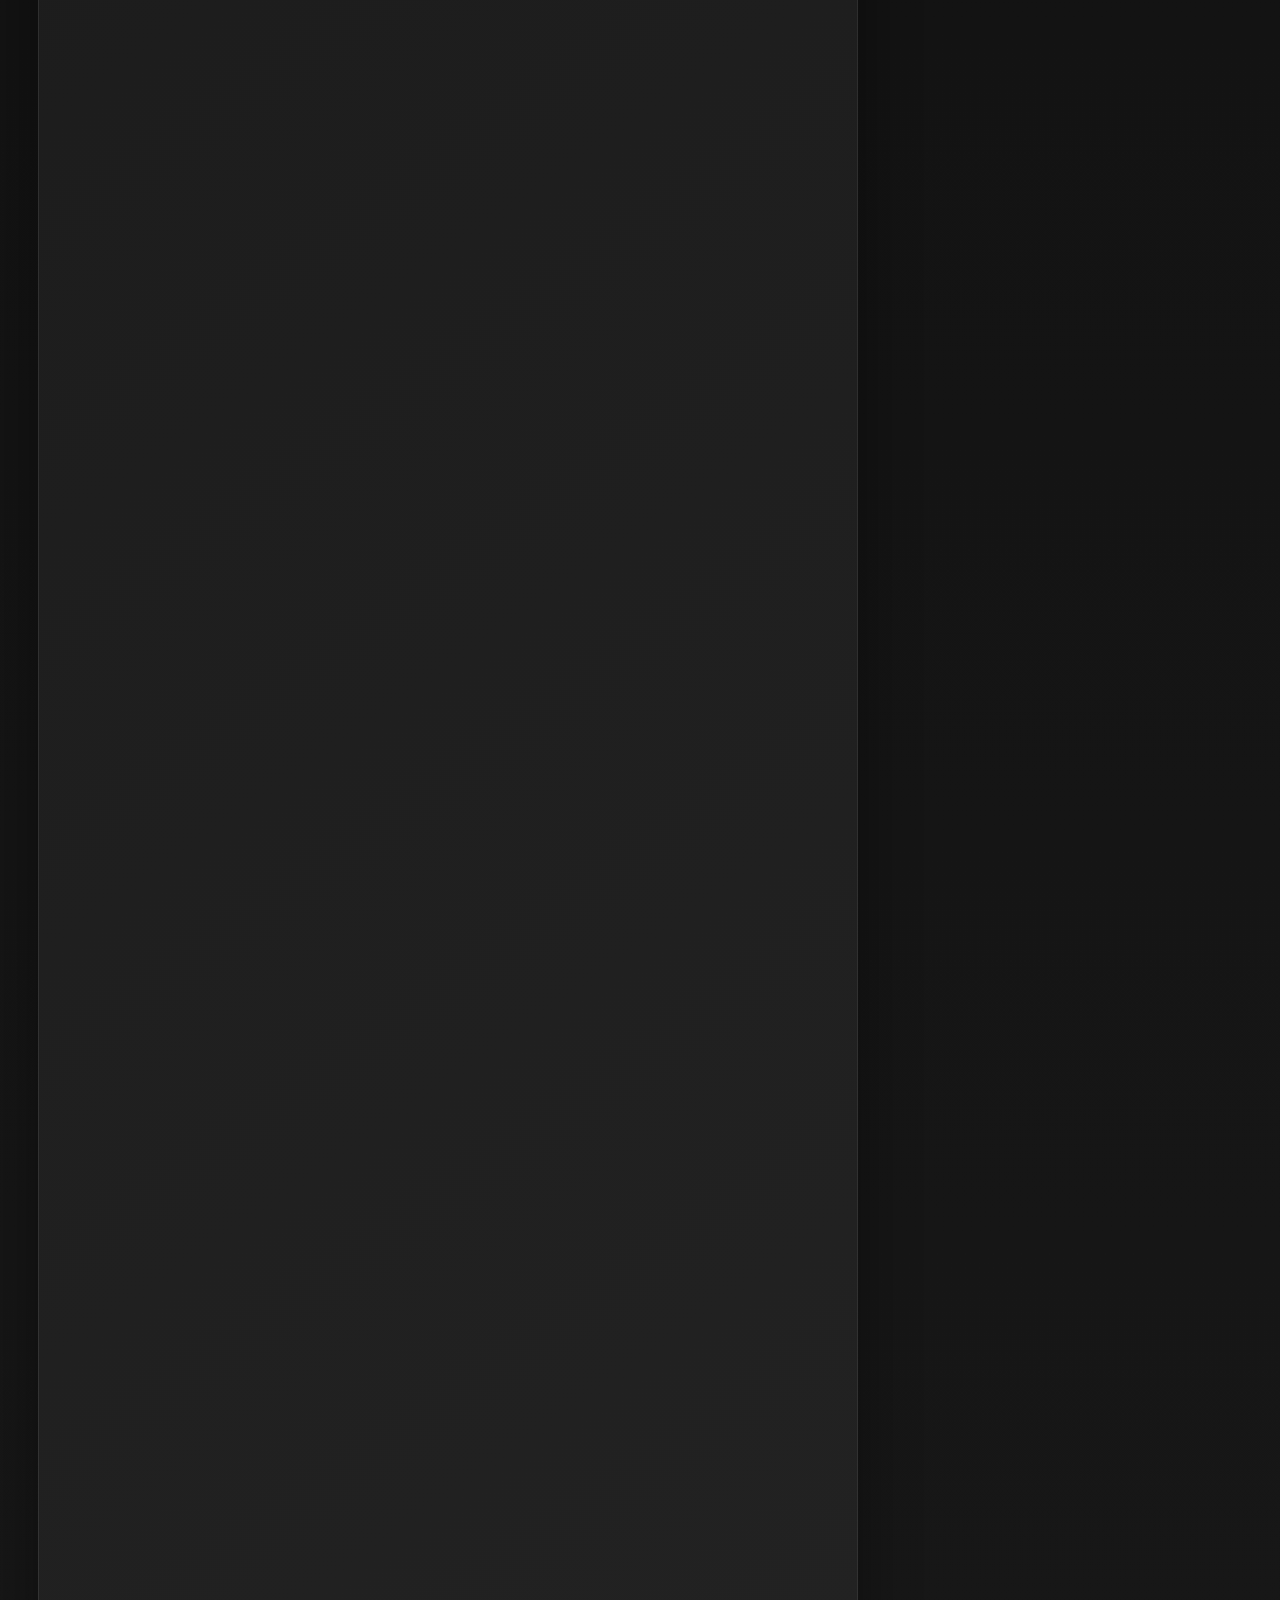
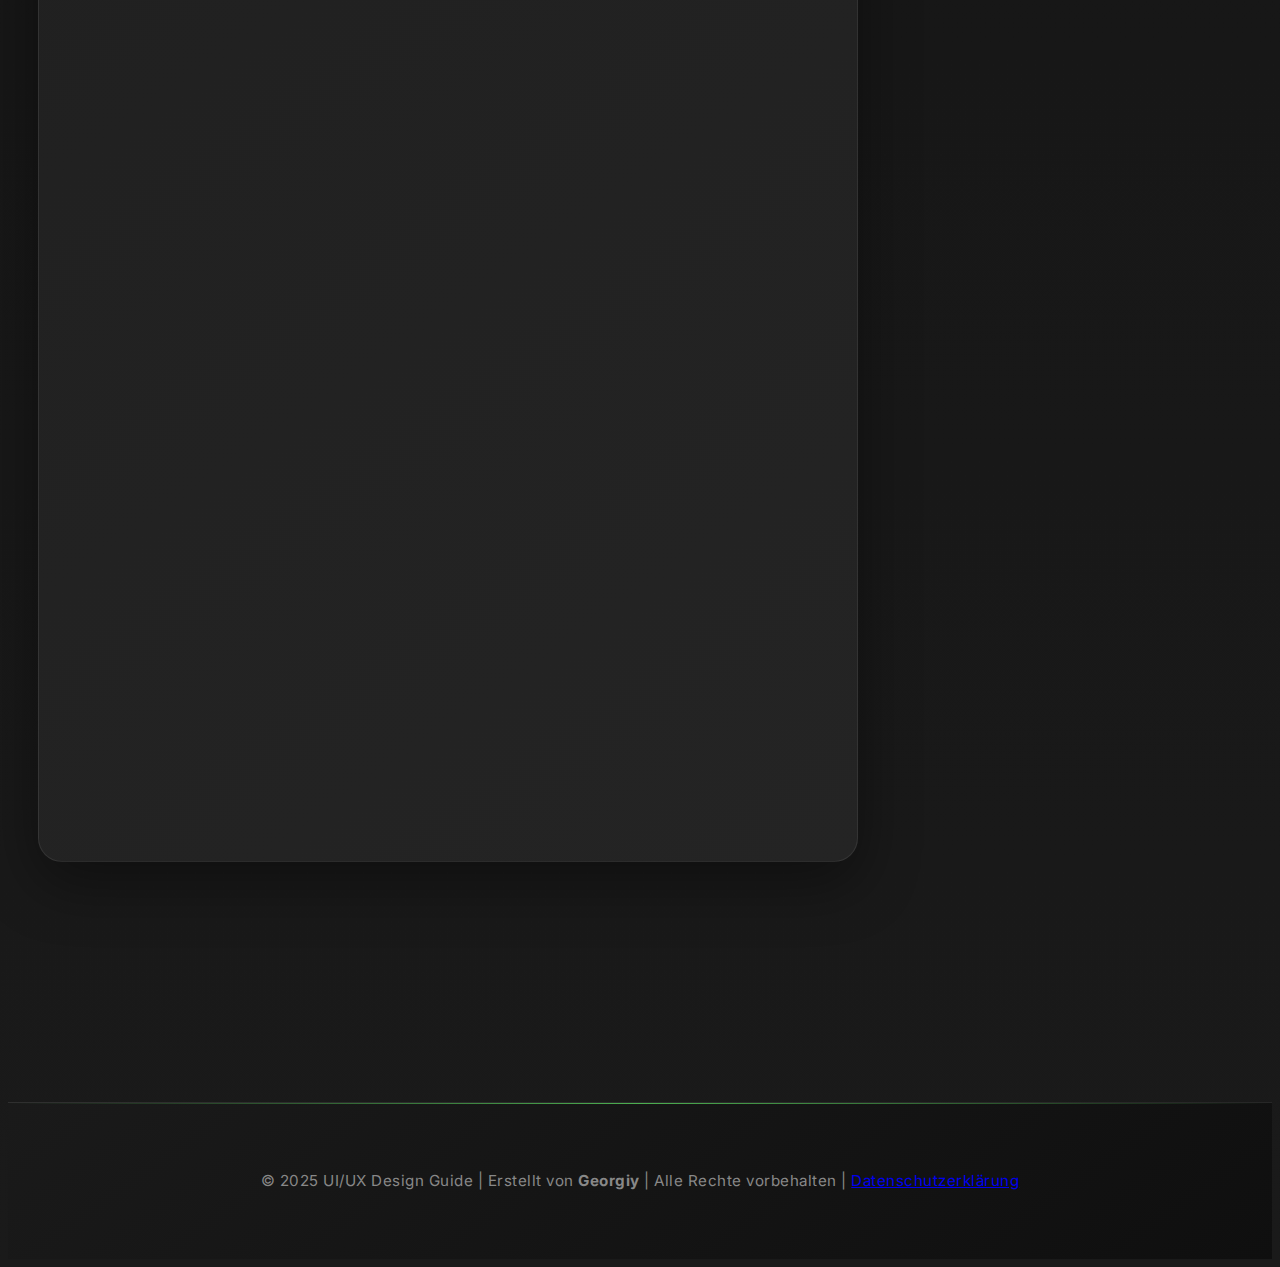
<file: design-wichtigkeit.html>
<!DOCTYPE html>
<html lang="de">
<head>
    <meta charset="UTF-8">
    <meta name="viewport" content="width=device-width, initial-scale=1.0">
    <title>Warum Design wichtig ist - UI/UX Design Guide</title>
    <link rel="stylesheet" href="page-style.css">
</head>
<body>
    <header>
        <div class="back-link">
            <a href="index.html">← Zurück zum Guide</a>
        </div>
        <h1>Warum Design wichtig ist</h1>
        <p>Gutes UI/UX ist mehr als Schönheit – es ist der Schlüssel zum Erfolg</p>
    </header>

    <div class="container">
        <div class="content-grid">
            <div class="main-content">
                <section class="hero-section">
                    <h2>Design ist alles!</h2>
                    <p>Viele denken: "Hauptsache, die App funktioniert!" Aber das ist ein großer Irrtum. Wenn eine App oder Webseite kompliziert und unübersichtlich ist, verlassen die Nutzer sie sofort. Gutes UI/UX-Design ist wie ein freundlicher Gastgeber – es lädt ein, hilft, orientiert und sorgt dafür, dass die Nutzer gerne bleiben und wiederkommen.</p>
                    
                    <div class="stats-grid">
                        <div class="stat-card">
                            <div class="stat-number">88%</div>
                            <div class="stat-label">verlassen schlechte Designs sofort</div>
                        </div>
                        <div class="stat-card">
                            <div class="stat-number">400%</div>
                            <div class="stat-label">mehr Zeit bei gutem Design</div>
                        </div>
                        <div class="stat-card">
                            <div class="stat-number">200%</div>
                            <div class="stat-label">höhere Konversionsraten</div>
                        </div>
                    </div>
                </section>

                <section class="methods-section">
                    <h2>Die Auswirkungen von schlechtem Design</h2>
                    <div class="method-cards negative">
                        <div class="method-card">
                            <div class="method-icon">❌</div>
                            <h3>Sofortiger Verlust</h3>
                            <p>Nutzer klicken weg, wenn sie das Ziel nicht in 5 Sekunden finden</p>
                        </div>
                        <div class="method-card">
                            <div class="method-icon">😤</div>
                            <h3>Frustration</h3>
                            <p>Unklare Navigation und versteckte Funktionen nerven enorm</p>
                        </div>
                        <div class="method-card">
                            <div class="method-icon">💸</div>
                            <h3>Geschäftsverlust</h3>
                            <p>Jeder verlorene Nutzer bedeutet Umsatzverlust</p>
                        </div>
                        <div class="method-card">
                            <div class="method-icon">📉</div>
                            <h3>Schlechte Bewertungen</h3>
                            <p>Frustrierte Nutzer hinterlassen negative App Store-Rezensionen</p>
                        </div>
                    </div>
                </section>

                <section class="process-section">
                    <h2>Die Vorteile von gutem Design</h2>
                    <div class="process-steps positive">
                        <div class="step">
                            <div class="step-number">1</div>
                            <h3>Nutzerbindung</h3>
                            <p>Nutzer bleiben länger, kommen wieder und empfehlen weiter</p>
                        </div>
                        <div class="step">
                            <div class="step-number">2</div>
                            <h3>Höhere Konversionen</h3>
                            <p>Mehr Klicks, Käufe, Registrierungen durch klare Call-to-Actions</p>
                        </div>
                        <div class="step">
                            <div class="step-number">3</div>
                            <h3>Positive Mund-zu-Mund-Propaganda</h3>
                            <p>Zufriedene Nutzer werden zu Markenbotschaftern</p>
                        </div>
                        <div class="step">
                            <div class="step-number">4</div>
                            <h3>Kostenersparnis</h3>
                            <p>Frühes, gutes Design spart spätere Entwicklungsaufwände</p>
                        </div>
                        <div class="step">
                            <div class="step-number">5</div>
                            <h3>Markenstärke</h3>
                            <p>Konsistentes Design schafft Wiedererkennungswert</p>
                        </div>
                    </div>
                </section>

                <section class="design-philosophy">
                    <h2>Der menschliche Fokus</h2>
                    <p><strong>"Ein UI/UX-Designer denkt immer zuerst an den Menschen, der die App später benutzt."</strong></p>
                    <div class="philosophy-quotes">
                        <blockquote>
                            <p>"Wie kann ich ihm das Leben leichter machen? Wie führe ich ihn möglichst stressfrei ans Ziel?"</p>
                            <cite>– UI/UX Design-Prinzip</cite>
                        </blockquote>
                        <blockquote>
                            <p>"Es geht um Freundlichkeit und Einfachheit. Der Nutzer soll sich willkommen fühlen."</p>
                            <cite>– Design-Philosophie</cite>
                        </blockquote>
                    </div>
                </section>
            </div>

            <div class="sidebar">
                <div class="quick-links">
                    <h3>Schnellzugriff</h3>
                    <ul>
                        <li><a href="#schlecht">Schlechtes Design</a></li>
                        <li><a href="#gut">Gutes Design</a></li>
                        <li><a href="#philosophie">Design-Philosophie</a></li>
                        <li><a href="#beispiele">Praktische Beispiele</a></li>
                    </ul>
                </div>

                <div class="featured-resource">
                    <h3>Wichtige Statistik</h3>
                    <p><strong>53% der Nutzer verlassen Seiten, die länger als 3 Sekunden laden</strong></p>
                </div>

                <div class="design-tips">
                    <h3>🚀 Design-Fakten</h3>
                    <ul>
                        <li>1 Sekunde Verzögerung = 7% Umsatzverlust</li>
                        <li>94% der ersten Eindrücke sind designbedingt</li>
                        <li>75% der Nutzer urteilen über Glaubwürdigkeit nach Design</li>
                        <li>40% mehr Zeit bei schönem Design</li>
                        <li>300% höhere Nutzerzufriedenheit</li>
                    </ul>
                </div>
            </div>
        </div>
    </div>

    <footer>
        <p>© 2025 UI/UX Design Guide | Erstellt von <strong>Georgiy</strong> | Alle Rechte vorbehalten | <a href="datenschutz.html">Datenschutzerklärung</a></p>
    </footer>

    <script src="page-script.js"></script>
</body>
</html>
</file>
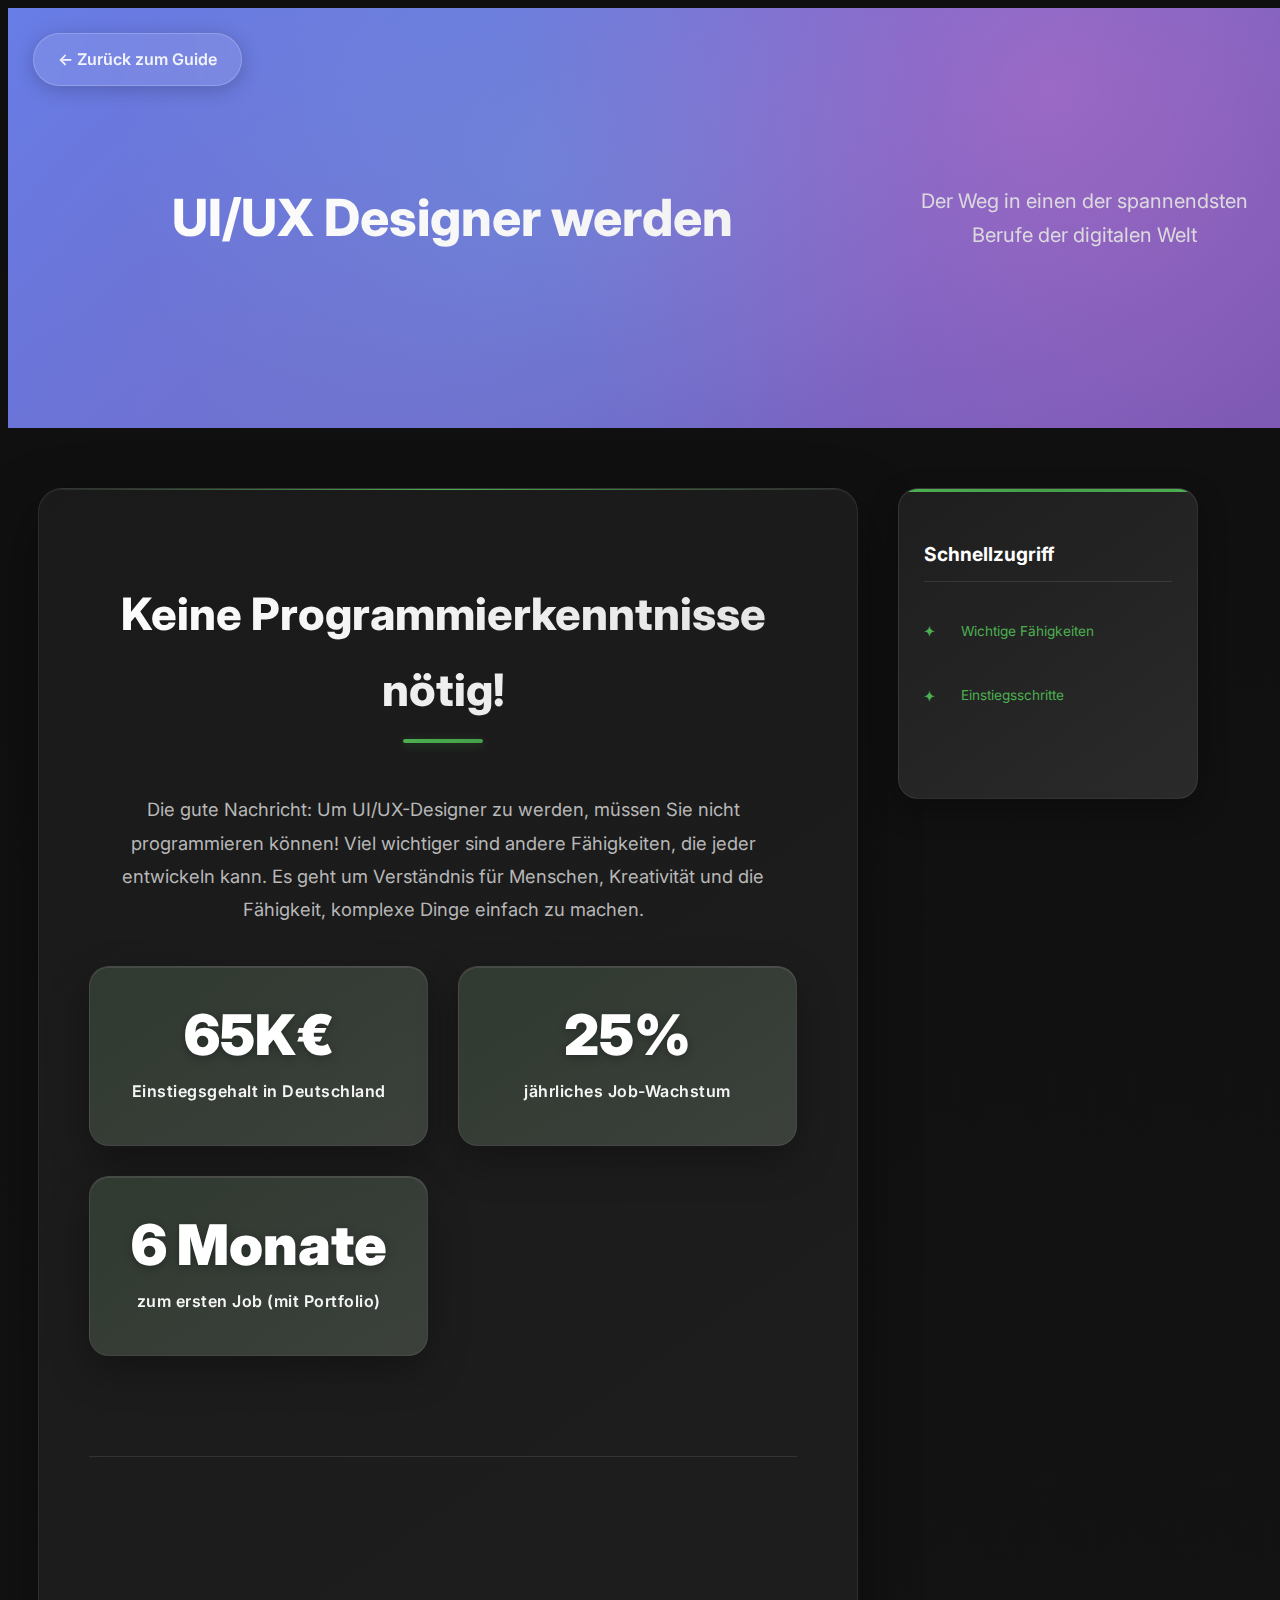
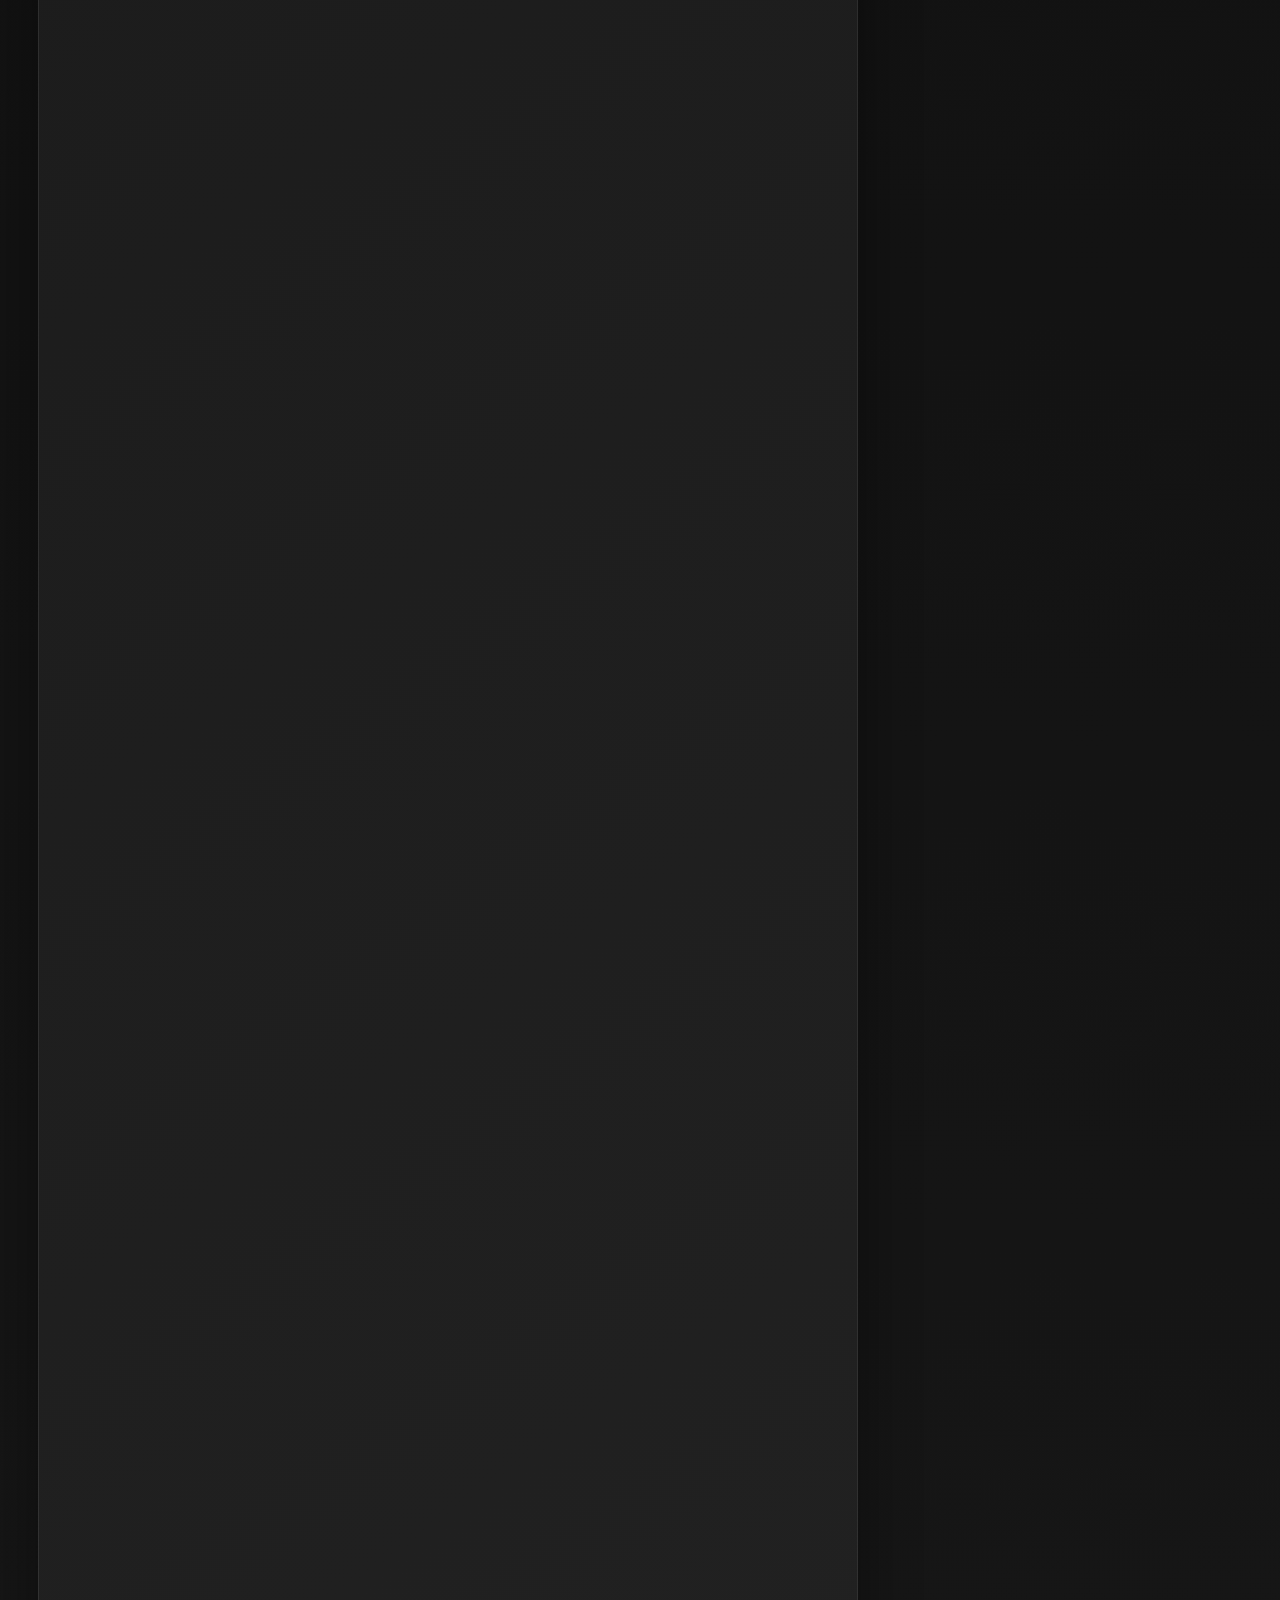
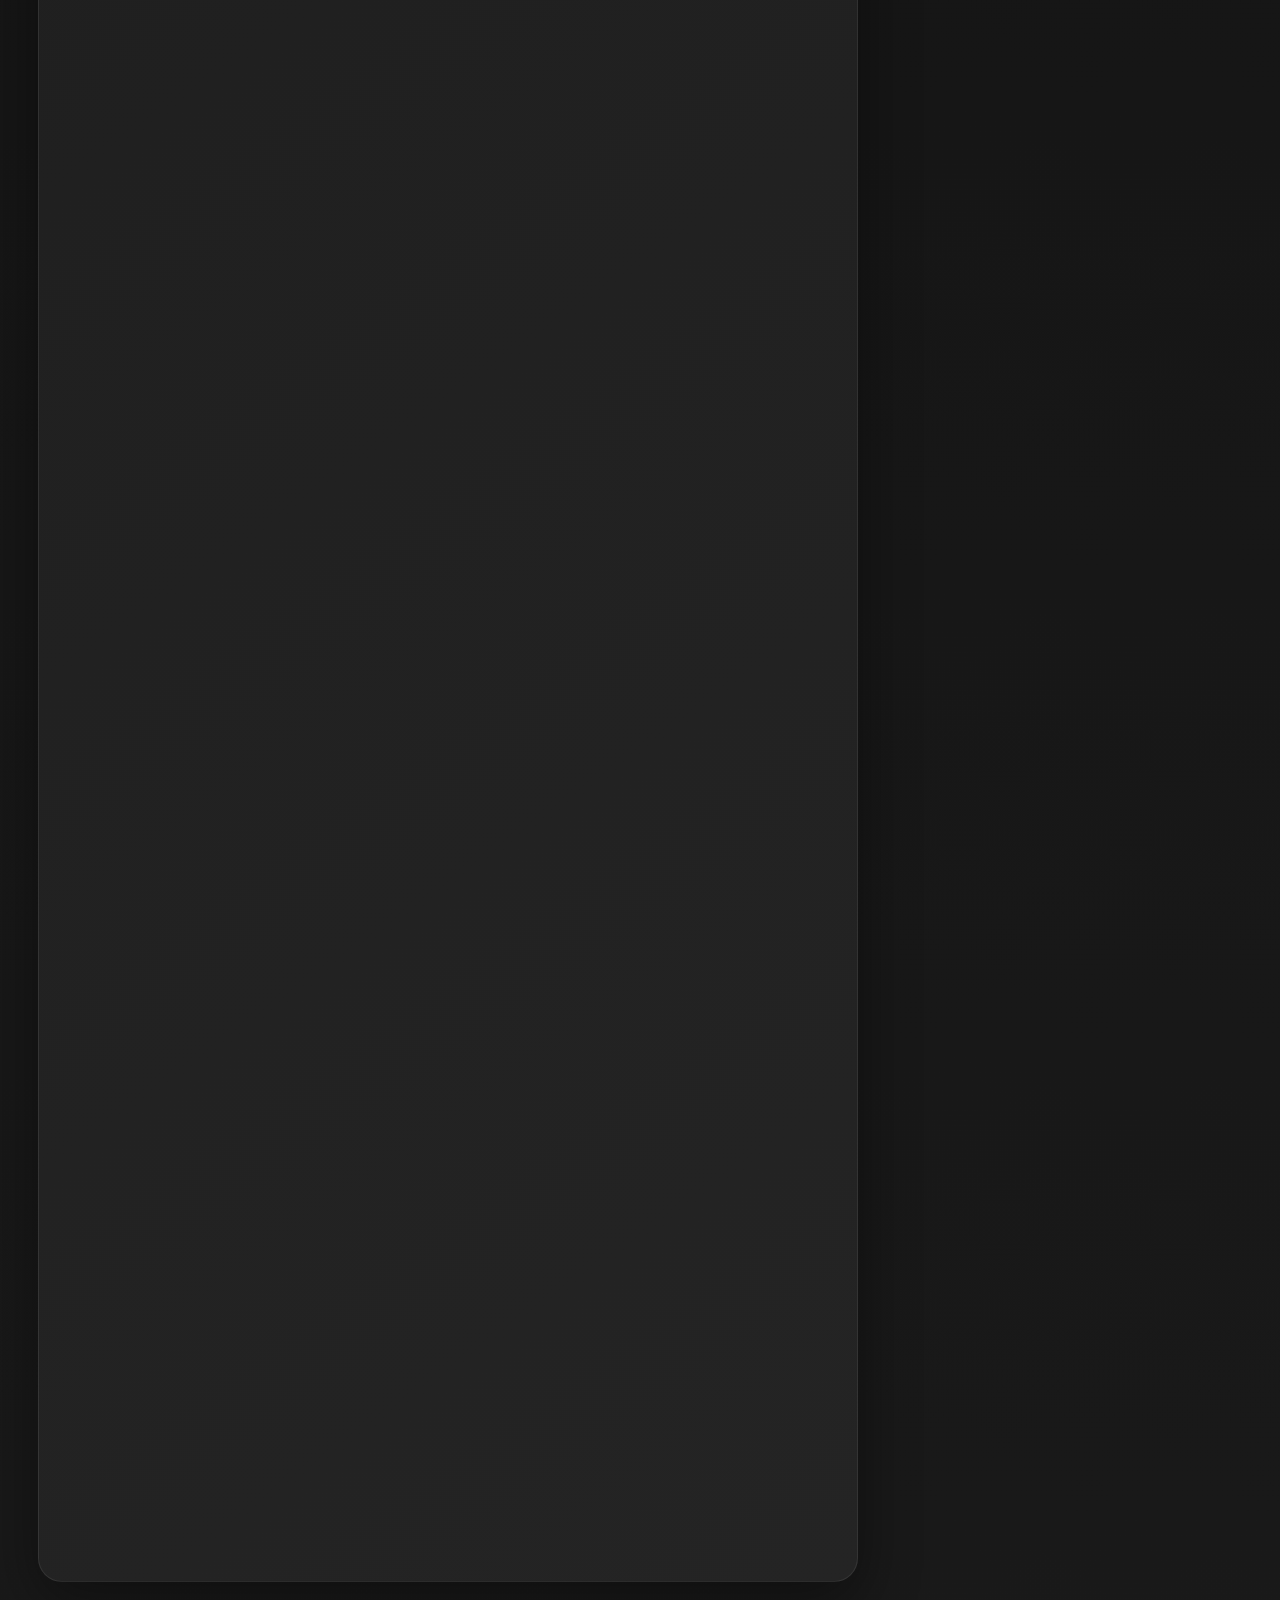
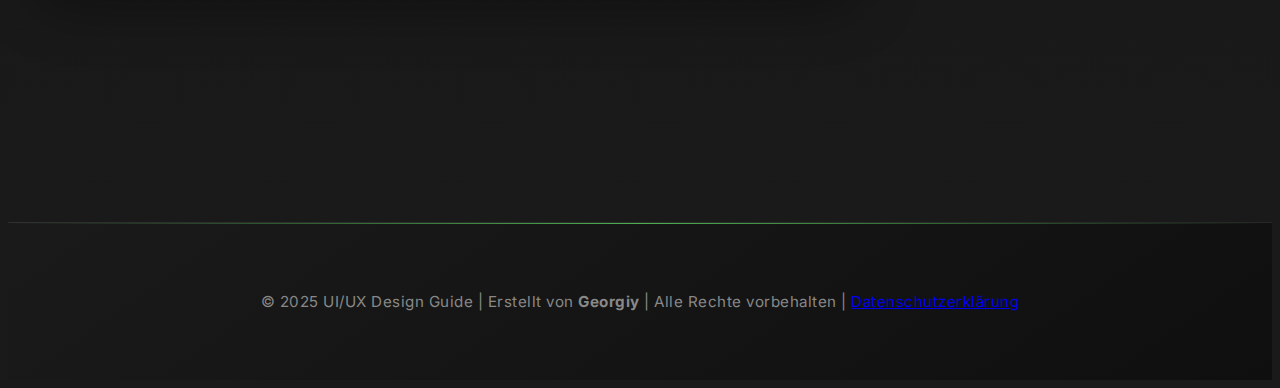
<file: designer-werden.html>
<!DOCTYPE html>
<html lang="de">
<head>
    <meta charset="UTF-8">
    <meta name="viewport" content="width=device-width, initial-scale=1.0">
    <title>UI/UX Designer werden - UI/UX Design Guide</title>
    <link rel="stylesheet" href="page-style.css">
</head>
<body>
    <header>
        <div class="back-link">
            <a href="index.html">← Zurück zum Guide</a>
        </div>
        <h1>UI/UX Designer werden</h1>
        <p>Der Weg in einen der spannendsten Berufe der digitalen Welt</p>
    </header>

    <div class="container">
        <div class="content-grid">
            <div class="main-content">
                <section class="hero-section">
                    <h2>Keine Programmierkenntnisse nötig!</h2>
                    <p>Die gute Nachricht: Um UI/UX-Designer zu werden, müssen Sie nicht programmieren können! Viel wichtiger sind andere Fähigkeiten, die jeder entwickeln kann. Es geht um Verständnis für Menschen, Kreativität und die Fähigkeit, komplexe Dinge einfach zu machen.</p>
                    
                    <div class="stats-grid">
                        <div class="stat-card">
                            <div class="stat-number">65K€</div>
                            <div class="stat-label">Einstiegsgehalt in Deutschland</div>
                        </div>
                        <div class="stat-card">
                            <div class="stat-number">25%</div>
                            <div class="stat-label">jährliches Job-Wachstum</div>
                        </div>
                        <div class="stat-card">
                            <div class="stat-number">6 Monate</div>
                            <div class="stat-label">zum ersten Job (mit Portfolio)</div>
                        </div>
                    </div>
                </section>

                <section class="methods-section">
                    <h2>Die wichtigsten Fähigkeiten</h2>
                    <div class="method-cards">
                        <div class="method-card">
                            <div class="method-icon">❤️</div>
                            <h3>Empathie</h3>
                            <p>Sich in andere Menschen hineinversetzen können. Was denken sie? Was fühlen sie? Wo haben sie Probleme?</p>
                        </div>
                        <div class="method-card">
                            <div class="method-icon">💡</div>
                            <h3>Kreativität</h3>
                            <p>Lust haben, neue Lösungen zu finden und Dinge immer wieder zu verbessern</p>
                        </div>
                        <div class="method-card">
                            <div class="method-icon">🧩</div>
                            <h3>Logisches Denken</h3>
                            <p>Komplexe Abläufe so einfach wie möglich gestalten können</p>
                        </div>
                        <div class="method-card">
                            <div class="method-icon">👂</div>
                            <h3>Beobachtungsgabe</h3>
                            <p>Feine Nuancen in Nutzerverhalten und -feedback erkennen</p>
                        </div>
                    </div>
                </section>

                <section class="process-section">
                    <h2>Ihr Einstieg: Schritt für Schritt</h2>
                    <div class="process-steps">
                        <div class="step">
                            <div class="step-number">1</div>
                            <h3>Grundlagen lernen</h3>
                            <p>Verstehen Sie UI/UX-Grundlagen durch kostenlose YouTube-Tutorials</p>
                        </div>
                        <div class="step">
                            <div class="step-number">2</div>
                            <h3>Tools ausprobieren</h3>
                            <p>Figma (kostenlos) oder Canva zum Üben von ersten Entwürfen</p>
                        </div>
                        <div class="step">
                            <div class="step-number">3</div>
                            <h3>Online-Kurse</h3>
                            <p>Udemy, Coursera oder Skillshare – günstige Kurse für Anfänger</p>
                        </div>
                        <div class="step">
                            <div class="step-number">4</div>
                            <h3>Portfolio aufbauen</h3>
                            <p>3-5 eigene Projekte erstellen (Redesigns, fiktive Apps)</p>
                        </div>
                        <div class="step">
                            <div class="step-number">5</div>
                            <h3>Netzwerken</h3>
                            <p>LinkedIn, Design-Meetups, Dribbble – Kontakte knüpfen</p>
                        </div>
                        <div class="step">
                            <div class="step-number">6</div>
                            <h3>Ersten Job finden</h3>
                            <p>Junior-Positionen, Praktika, Freelance-Projekte</p>
                        </div>
                    </div>
                </section>

                <section class="learning-resources">
                    <h2>Lern-Ressourcen</h2>
                    <div class="resources-grid">
                        <div class="resource">
                            <h3>Kostenlose Tools</h3>
                            <ul>
                                <li><strong>Figma</strong> – Design & Prototyping</li>
                                <li><strong>Canva</strong> – Einfacher Einstieg</li>
                                <li><strong>Penpot</strong> – Open Source Alternative</li>
                            </ul>
                        </div>
                        <div class="resource">
                            <h3>YouTube-Kanäle</h3>
                            <ul>
                                <li><strong>DesignCourse</strong> – UI/UX Tutorials</li>
                                <li><strong>AJ&Smart</strong> – UX-Prozesse</li>
                                <li><strong>Figma</strong> – Offizieller Kanal</li>
                            </ul>
                        </div>
                        <div class="resource">
                            <h3>Kostenlose Kurse</h3>
                            <ul>
                                <li><strong>Coursera</strong> – Google UX Design</li>
                                <li><strong>Interaction Design Foundation</strong></li>
                                <li><strong>freeCodeCamp</strong> – Design Abschnitte</li>
                            </ul>
                        </div>
                        <div class="resource">
                            <h3>Portfolio-Plattformen</h3>
                            <ul>
                                <li><strong>Behance</strong> – Adobe Portfolio</li>
                                <li><strong>Dribbble</strong> – Design-Community</li>
                                <li><strong>Medium</strong> – Design-Artikel</li>
                            </ul>
                        </div>
                    </div>
                </section>

                <section class="career-myths">
                    <h2>Häufige Irrtümer</h2>
                    <div class="myths-grid">
                        <div class="myth">
                            <h3>❌ Studium notwendig</h3>
                            <p><strong>Realität:</strong> Portfolio ist wichtiger als Abschluss. Viele erfolgreiche Designer sind Autodidakten.</p>
                        </div>
                        <div class="myth">
                            <h3>❌ Nur Kreative</h3>
                            <p><strong>Realität:</strong> Logisches Denken und Problemlösung sind genauso wichtig wie Kreativität.</p>
                        </div>
                        <div class="myth">
                            <h3>❌ Teure Software</h3>
                            <p><strong>Realität:</strong> Figma ist kostenlos, viele Tools haben Free-Tiers.</p>
                        </div>
                        <div class="myth">
                            <h3>❌ Zu technisch</h3>
                            <p><strong>Realität:</strong> Sie designen die Oberfläche, Developer setzen um.</p>
                        </div>
                    </div>
                </section>
            </div>

            <div class="sidebar">
                <div class="quick-links">
                    <h3>Schnellzugriff</h3>
                    <ul>
                        <li><a href="#faehigkeiten">Wichtige Fähigkeiten</a></li>
                        <li><a href="#einstieg">Einstiegsschritte</a></li>
                        <li><a href="#ressourcen">Lern-Ressourcen</a></li>
                        <li><a href="#irrtuemer">Irrtümer</a></li>
                    </ul>
                </div>

                <div class="featured-resource">
                    <h3>Erstes Projekt</h3>
                    <p><strong>Redesignen Sie eine bestehende App</strong> – Ihr erstes Portfolio-Projekt!</p>
                </div>

                <div class="career-tips">
                    <h3>🎯 Karriere-Tipps</h3>
                    <ul>
                        <li><strong>Portfolio > Abschluss:</strong> Zeigen Sie, was Sie können!</li>
                        <li><strong>Täglich üben:</strong> 30 Minuten Design = Fortschritt</li>
                        <li><strong>Feedback suchen:</strong> Zeigen Sie Arbeit und lernen Sie</li>
                        <li><strong>Netzwerken:</strong> 80% der Jobs durch Kontakte</li>
                        <li><strong>Durchstarten:</strong> Der erste Job macht den Rest möglich</li>
                    </ul>
                </div>
            </div>
        </div>
    </div>

    <footer>
        <p>© 2025 UI/UX Design Guide | Erstellt von <strong>Georgiy</strong> | Alle Rechte vorbehalten | <a href="datenschutz.html">Datenschutzerklärung</a></p>
    </footer>

    <script src="page-script.js"></script>
</body>
</html>
</file>
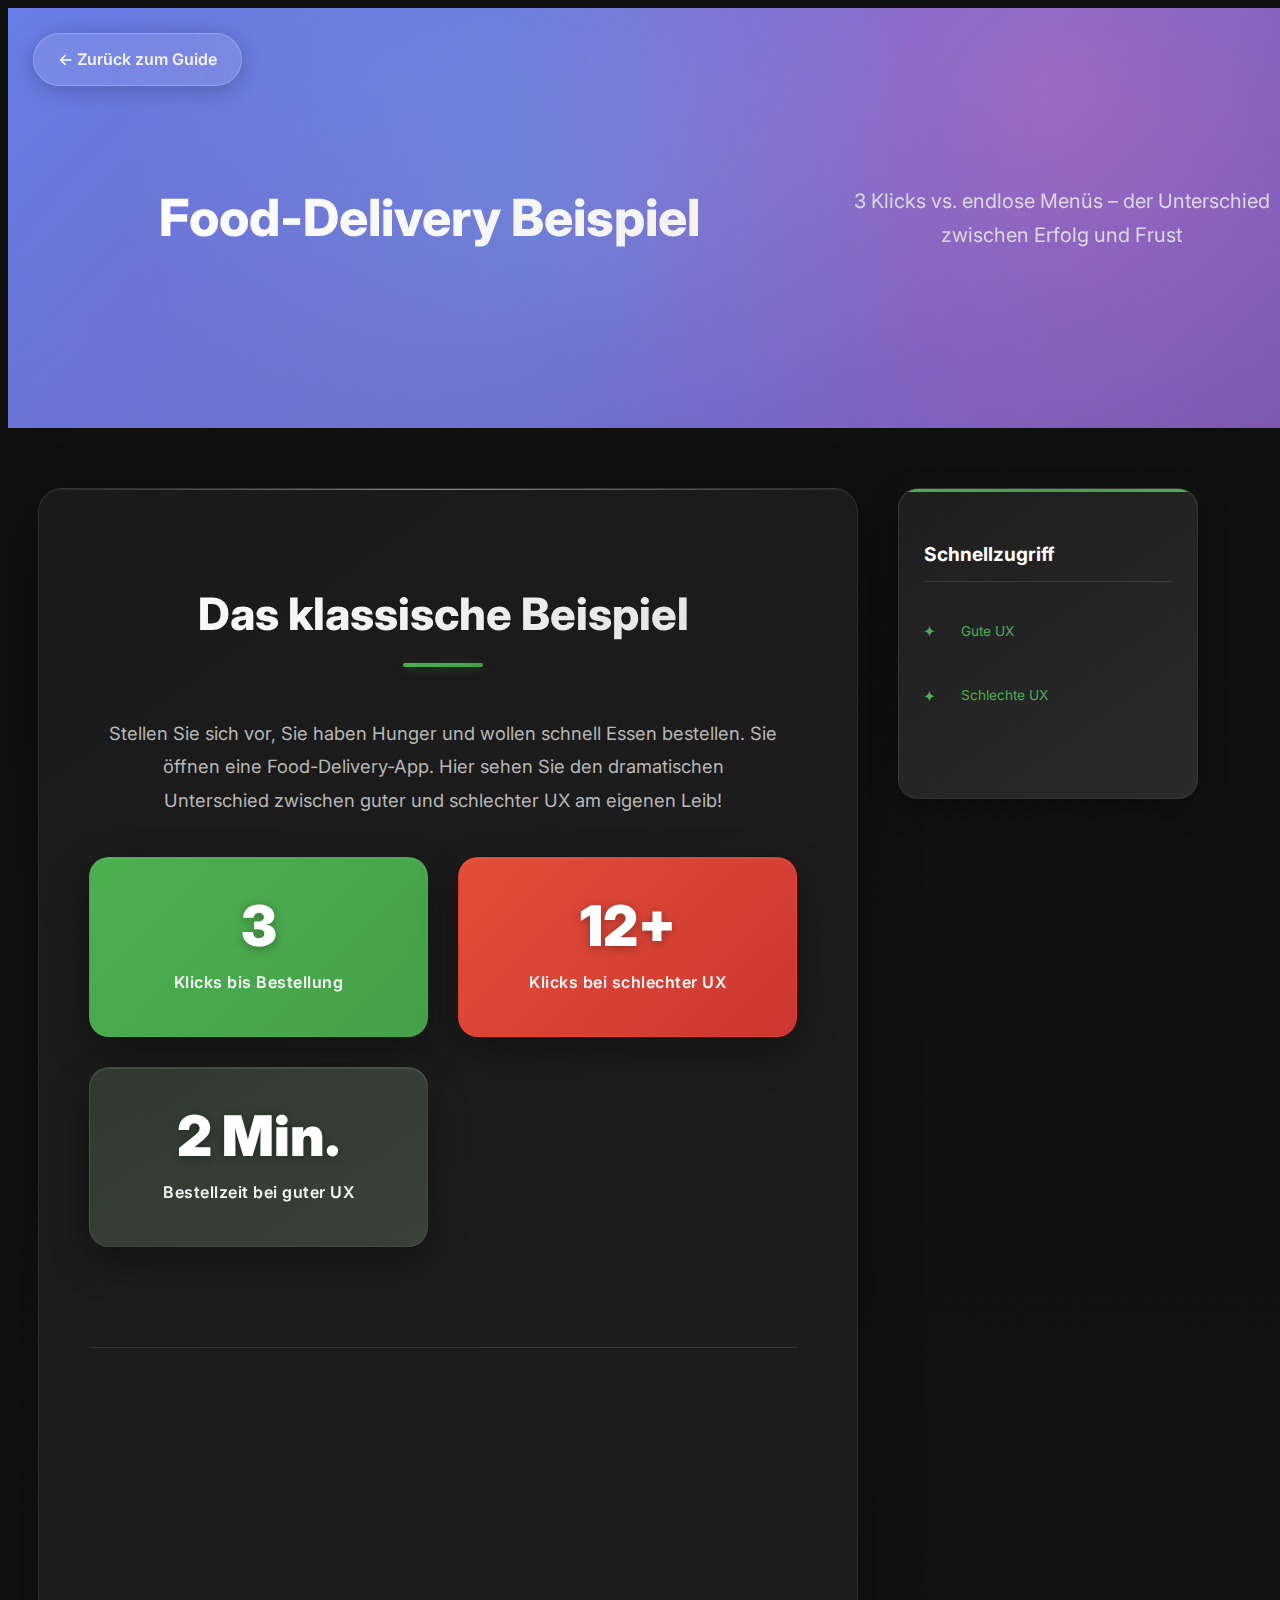
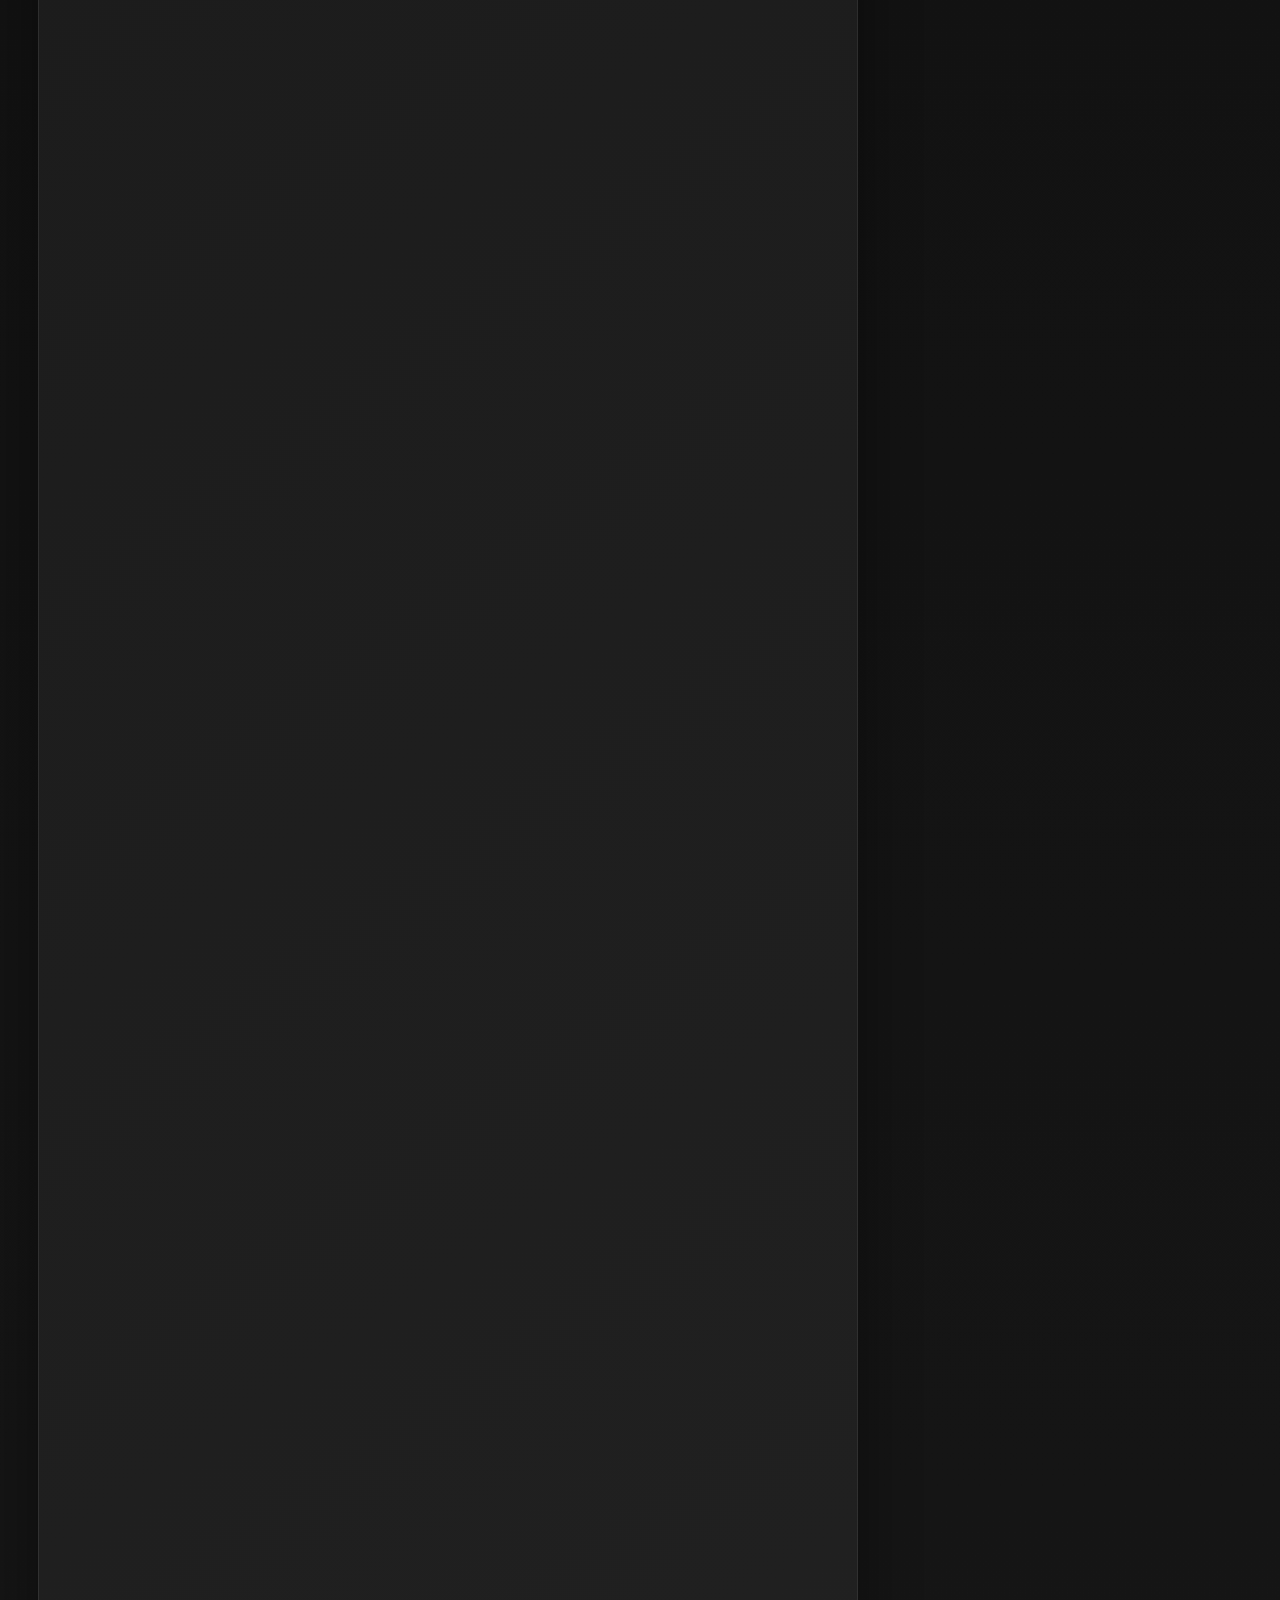
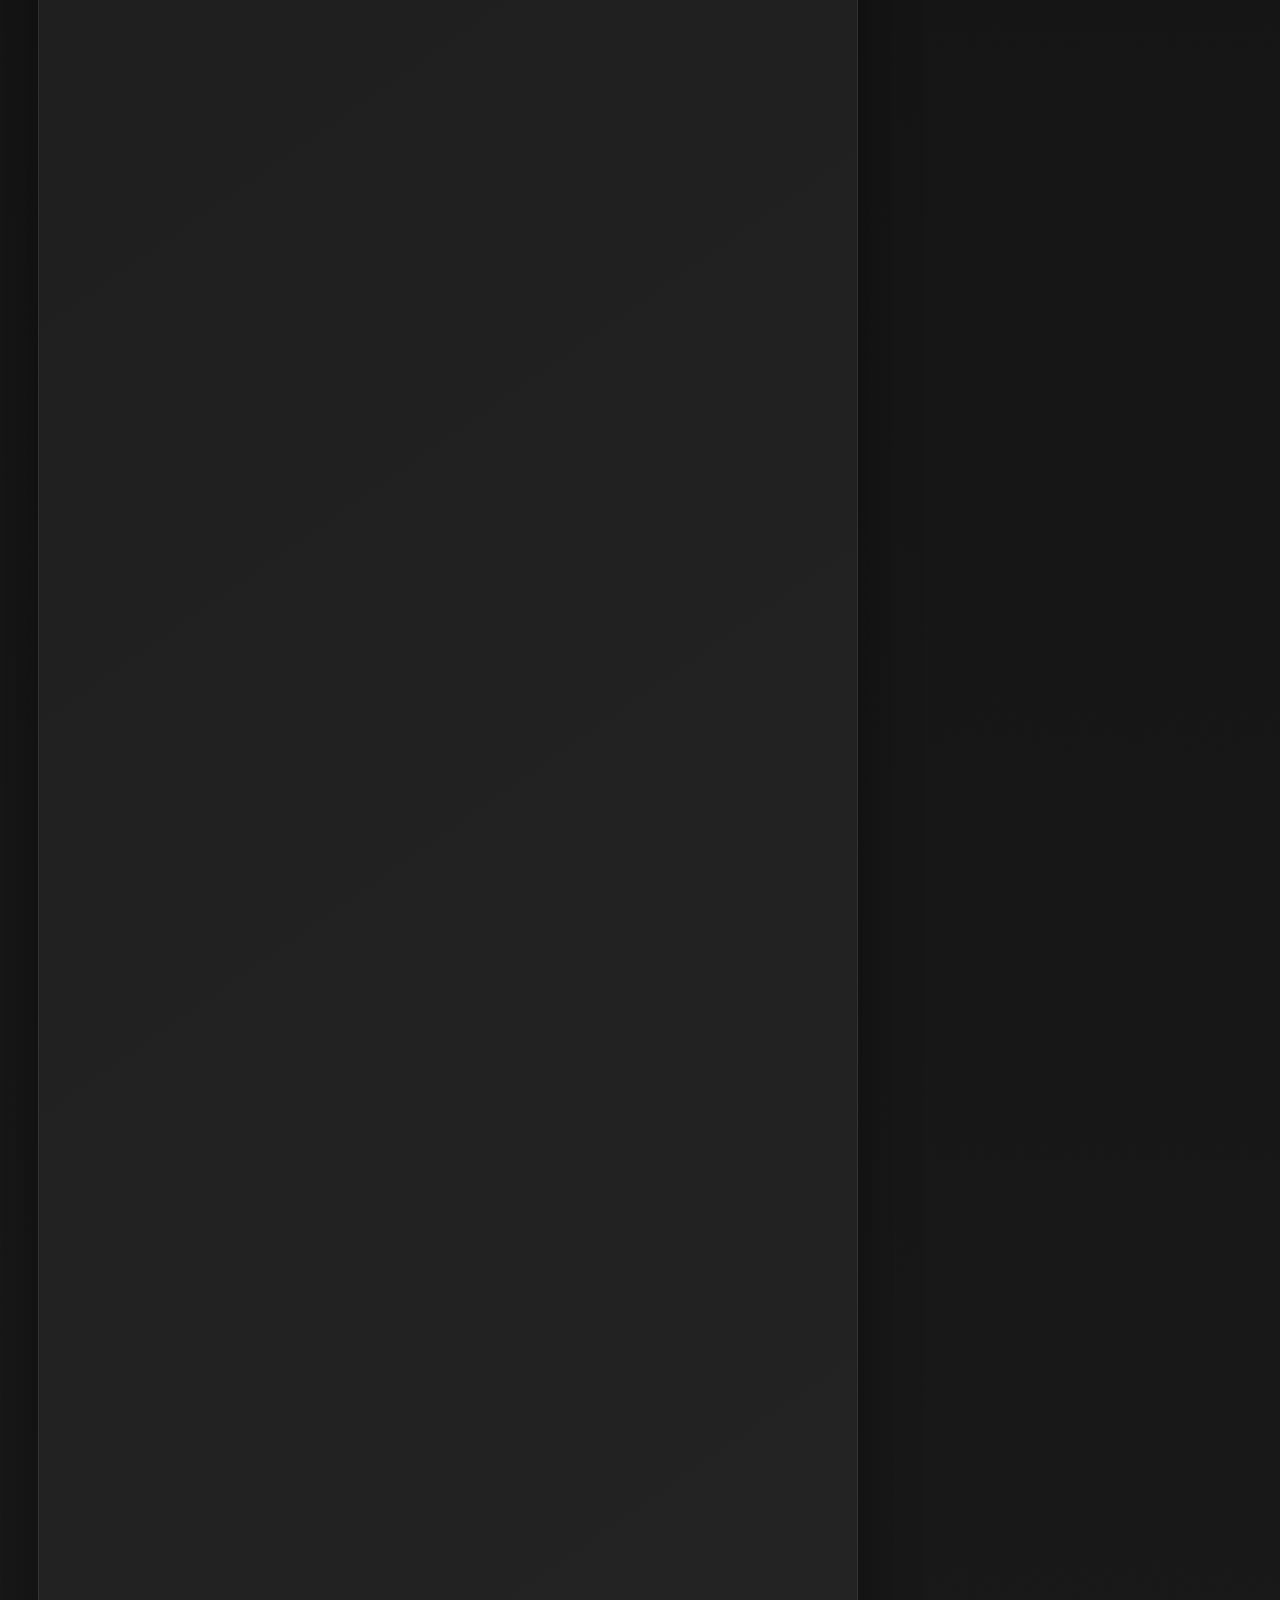
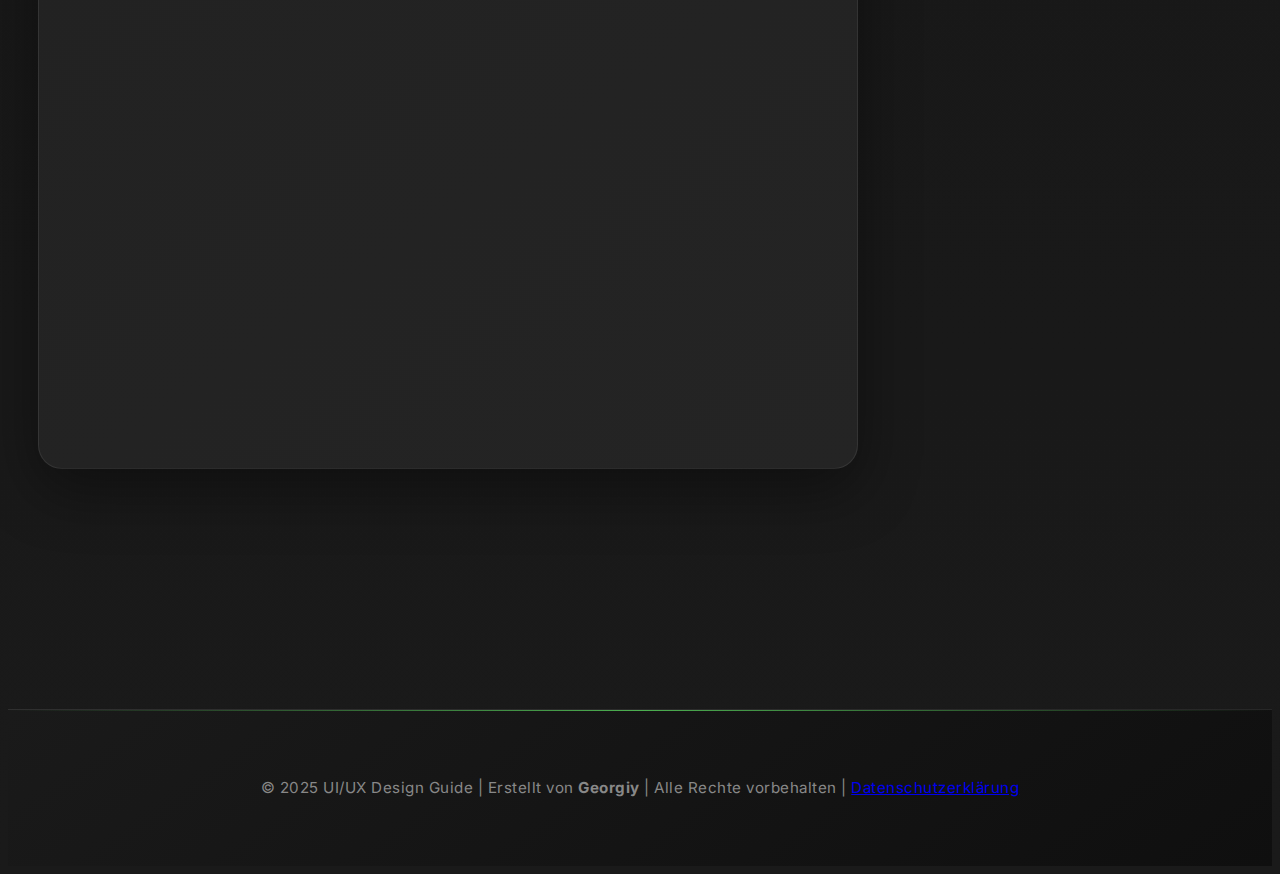
<file: food-delivery-beispiel.html>
<!DOCTYPE html>
<html lang="de">
<head>
    <meta charset="UTF-8">
    <meta name="viewport" content="width=device-width, initial-scale=1.0">
    <title>Food-Delivery Beispiel - UI/UX Design Guide</title>
    <link rel="stylesheet" href="page-style.css">
</head>
<body>
    <header>
        <div class="back-link">
            <a href="index.html">← Zurück zum Guide</a>
        </div>
        <h1>Food-Delivery Beispiel</h1>
        <p>3 Klicks vs. endlose Menüs – der Unterschied zwischen Erfolg und Frust</p>
    </header>

    <div class="container">
        <div class="content-grid">
            <div class="main-content">
                <section class="hero-section">
                    <h2>Das klassische Beispiel</h2>
                    <p>Stellen Sie sich vor, Sie haben Hunger und wollen schnell Essen bestellen. Sie öffnen eine Food-Delivery-App. Hier sehen Sie den dramatischen Unterschied zwischen guter und schlechter UX am eigenen Leib!</p>
                    
                    <div class="stats-grid">
                        <div class="stat-card good">
                            <div class="stat-number">3</div>
                            <div class="stat-label">Klicks bis Bestellung</div>
                        </div>
                        <div class="stat-card bad">
                            <div class="stat-number">12+</div>
                            <div class="stat-label">Klicks bei schlechter UX</div>
                        </div>
                        <div class="stat-card">
                            <div class="stat-number">2 Min.</div>
                            <div class="stat-label">Bestellzeit bei guter UX</div>
                        </div>
                    </div>
                </section>

                <section class="methods-section">
                    <h2>Gute Food-Delivery-UX</h2>
                    <div class="method-cards good">
                        <div class="method-card">
                            <div class="method-icon">⚡</div>
                            <h3>Schnelles Laden</h3>
                            <p>Die App startet in unter 2 Sekunden – sofort Angebote sichtbar</p>
                        </div>
                        <div class="method-card">
                            <div class="method-icon">🎯</div>
                            <h3>Klare Angebote</h3>
                            <p>Große, ansprechende Bilder mit Preis und Lieferzeit direkt sichtbar</p>
                        </div>
                        <div class="method-card">
                            <div class="method-icon">🔍</div>
                            <h3>Intelligente Suche</h3>
                            <p>Sofortige Vorschläge beim Tippen – "Pizza" findet alle Varianten</p>
                        </div>
                        <div class="method-card">
                            <div class="method-icon">🛒</div>
                            <h3>Ein-Klick-Warenkorb</h3>
                            <p>Produkt → Warenkorb → Bezahlung in maximal 3 Klicks</p>
                        </div>
                    </div>
                </section>

                <section class="process-section">
                    <h2>Schlechte Food-Delivery-UX</h2>
                    <div class="process-steps bad">
                        <div class="step">
                            <div class="step-number">1</div>
                            <h3>Langsames Laden</h3>
                            <p>Die App braucht 8 Sekunden zum Starten – bereits Frust!</p>
                        </div>
                        <div class="step">
                            <div class="step-number">2</div>
                            <h3>Versteckte Menüs</h3>
                            <p>Speisekarte ist im dritten Untermenü versteckt</p>
                        </div>
                        <div class="step">
                            <div class="step-number">3</div>
                            <h3>Ungenaue Suche</h3>
                            <p>"Pizza" zeigt nur 2 Ergebnisse, aber es gibt 15 Varianten</p>
                        </div>
                        <div class="step">
                            <div class="step-number">4</div>
                            <h3>Komplizierte Bestellung</h3>
                            <p>12 Klicks: Anpassen → Menge → Extras → Lieferadresse → Zahlung</p>
                        </div>
                        <div class="step">
                            <div class="step-number">5</div>
                            <h3>Unklare Preise</h3>
                            <p>Lieferkosten tauchen erst am Schluss auf – böse Überraschung!</p>
                        </div>
                    </div>
                </section>

                <section class="comparison-section">
                    <h2>Direkter Vergleich</h2>
                    <div class="comparison-container">
                        <div class="comparison-column good">
                            <h3>✅ Gute App</h3>
                            <div class="step-item">App öffnet sich (0s)</div>
                            <div class="step-item">Angebote sichtbar (2s)</div>
                            <div class="step-item">Pizza gefunden (1 Klick)</div>
                            <div class="step-item">In Warenkorb (1 Klick)</div>
                            <div class="step-item">Bezahlung (1 Klick)</div>
                            <div class="step-item"><strong>Gesamt: 3 Klicks, 30s</strong></div>
                        </div>
                        <div class="comparison-column bad">
                            <h3>❌ Schlechte App</h3>
                            <div class="step-item">App lädt (8s)</div>
                            <div class="step-item">Hauptmenü (1 Klick)</div>
                            <div class="step-item">Kategorie wählen (1 Klick)</div>
                            <div class="step-item">Suche starten (1 Klick)</div>
                            <div class="step-item">Falsche Ergebnisse (2 Klicks)</div>
                            <div class="step-item">Produkt anpassen (3 Klicks)</div>
                            <div class="step-item">Menge wählen (1 Klick)</div>
                            <div class="step-item">Warenkorb (1 Klick)</div>
                            <div class="step-item">Adresse eingeben (2 Klicks)</div>
                            <div class="step-item">Zahlung (2 Klicks)</div>
                            <div class="step-item"><strong>Gesamt: 15+ Klicks, 3min</strong></div>
                        </div>
                    </div>
                </section>

                <section class="user-emotions">
                    <h2>Die emotionalen Auswirkungen</h2>
                    <div class="emotion-grid">
                        <div class="emotion good">
                            <div class="emoji">😋</div>
                            <h3>Freude</h3>
                            <p>"Das war ja kinderleicht! Ich bestelle hier immer!"</p>
                        </div>
                        <div class="emotion bad">
                            <div class="emoji">😤</div>
                            <h3>Frustration</h3>
                            <p>"Das nervt! Ich such mir eine andere App..."</p>
                        </div>
                        <div class="emotion good">
                            <div class="emoji">👍</div>
                            <h3>Zufriedenheit</h3>
                            <p>"Schnell, einfach, zuverlässig – perfekt!"</p>
                        </div>
                        <div class="emotion bad">
                            <div class="emoji">👎</div>
                            <h3>Enttäuschung</h3>
                            <p>"1 Stern! Die App ist total unübersichtlich."</p>
                        </div>
                    </div>
                </section>
            </div>

            <div class="sidebar">
                <div class="quick-links">
                    <h3>Schnellzugriff</h3>
                    <ul>
                        <li><a href="#gut">Gute UX</a></li>
                        <li><a href="#schlecht">Schlechte UX</a></li>
                        <li><a href="#vergleich">Direkter Vergleich</a></li>
                        <li><a href="#emotionen">Emotionen</a></li>
                    </ul>
                </div>

                <div class="featured-resource">
                    <h3>UX-Statistik</h3>
                    <p><strong>53% der mobilen Nutzer verlassen Apps nach schlechter Erfahrung</strong></p>
                </div>

                <div class="food-tips">
                    <h3>🍕 Food-UX-Tipps</h3>
                    <ul>
                        <li>Große Produktbilder mit Preisen direkt sichtbar</li>
                        <li>Lieferzeit prominent anzeigen</li>
                        <li>Personalisierte Empfehlungen zeigen</li>
                        <li>Schnelle Gast-Bestellung ermöglichen</li>
                        <li>Transparente Preise von Anfang an</li>
                    </ul>
                </div>
            </div>
        </div>
    </div>

    <footer>
        <p>© 2025 UI/UX Design Guide | Erstellt von <strong>Georgiy</strong> | Alle Rechte vorbehalten | <a href="datenschutz.html">Datenschutzerklärung</a></p>
    </footer>

    <script src="page-script.js"></script>
</body>
</html>
</file>
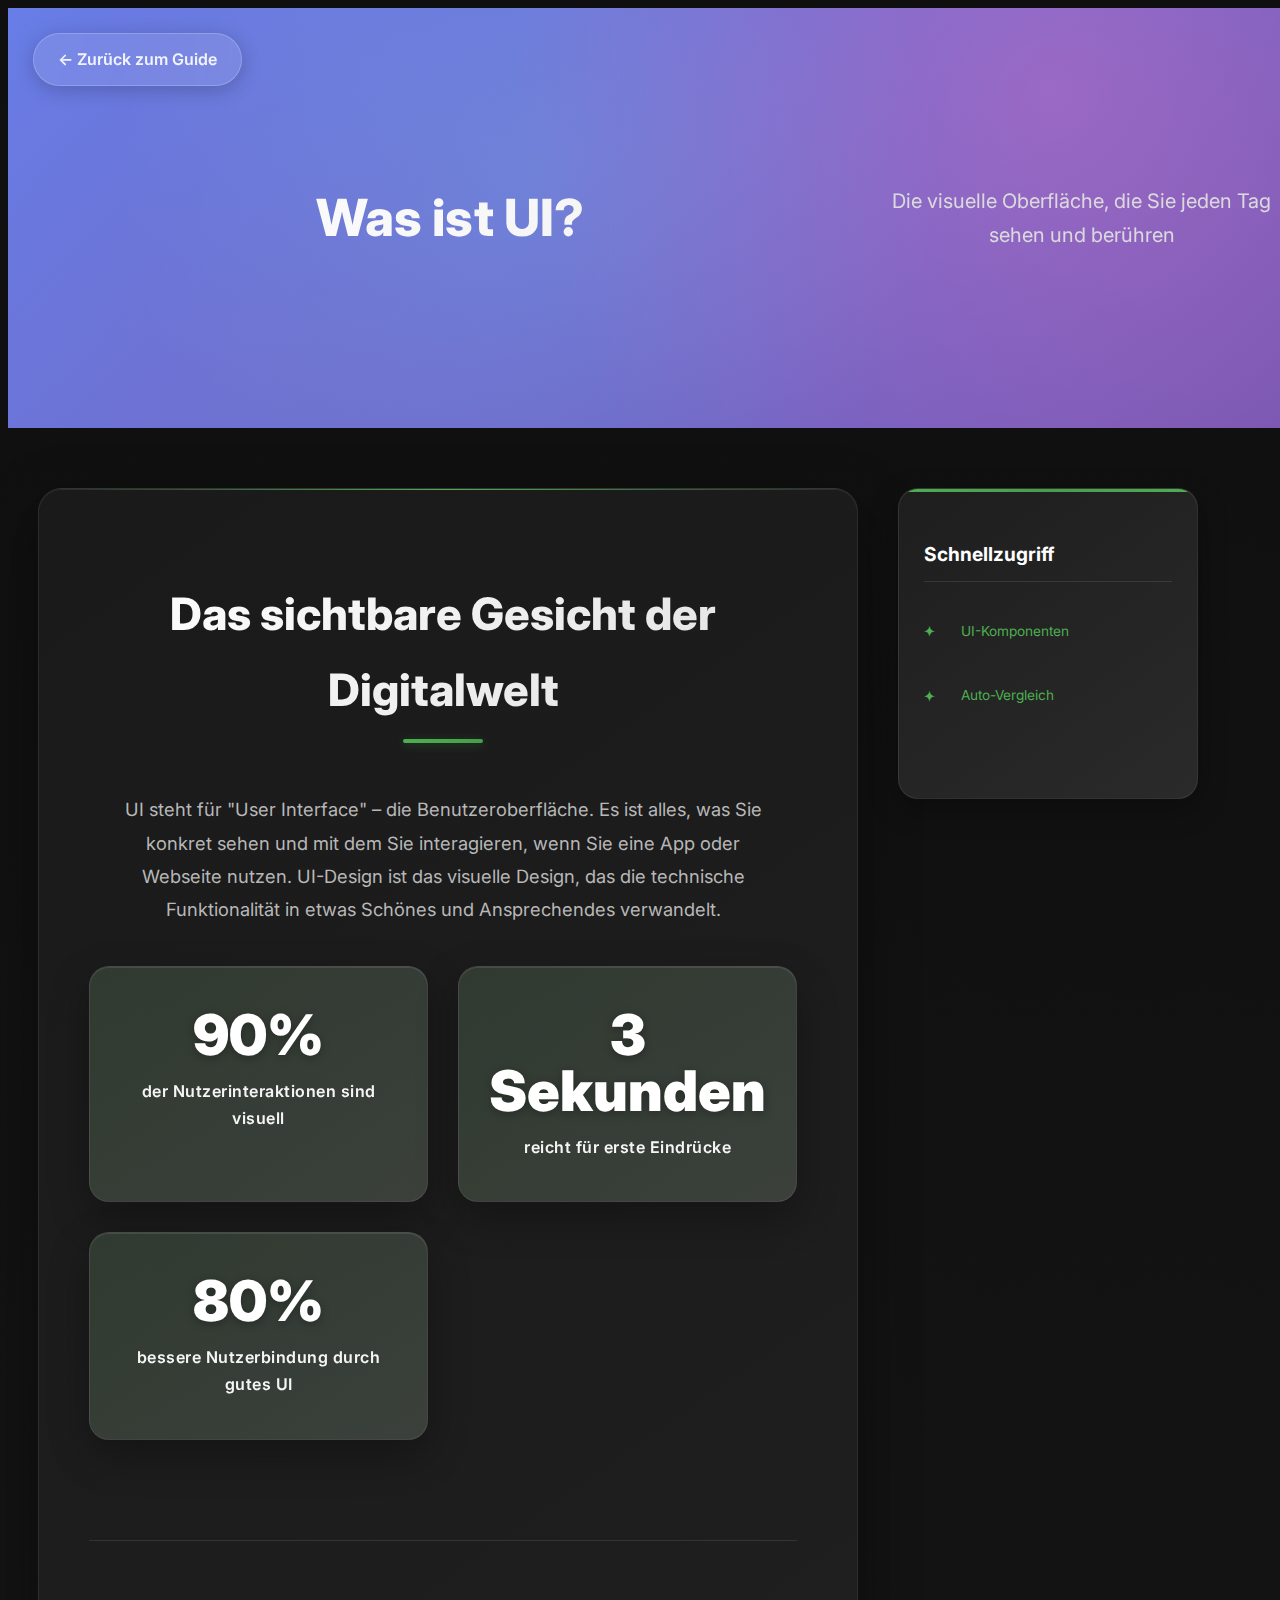
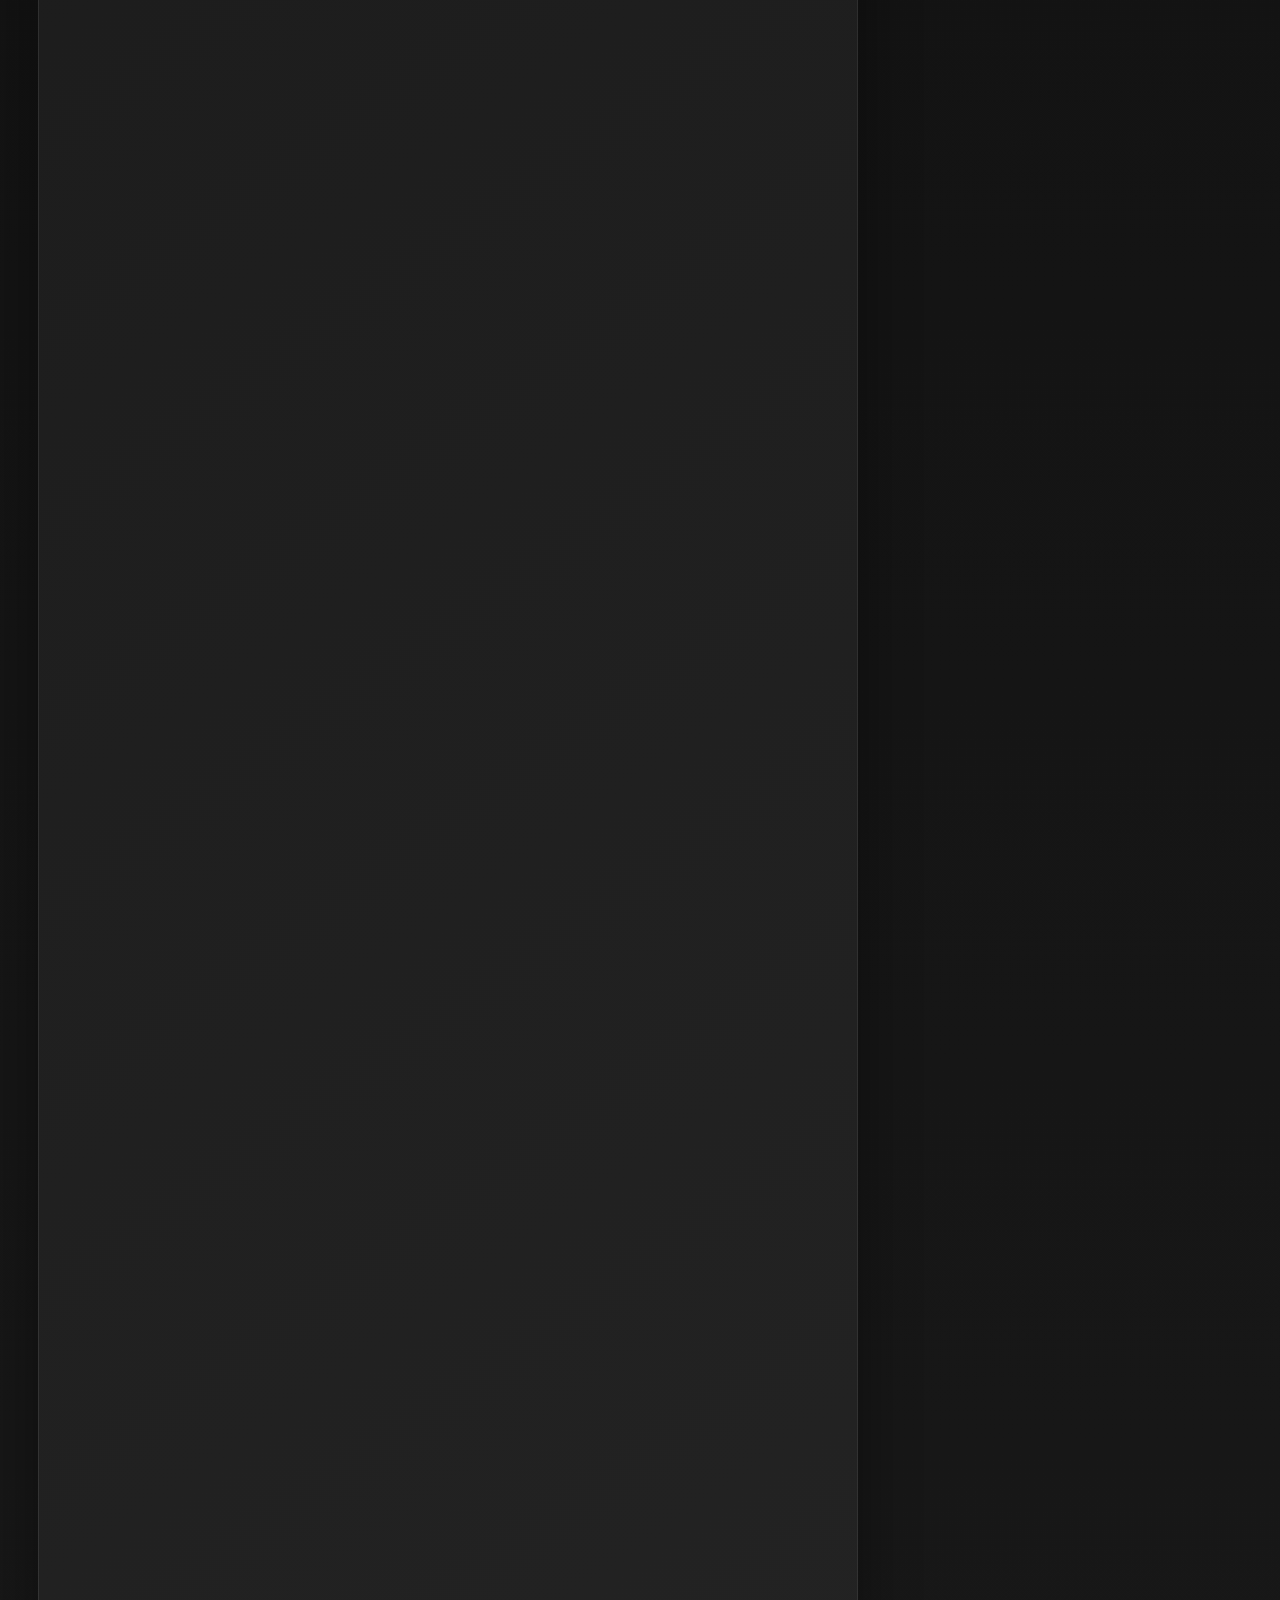
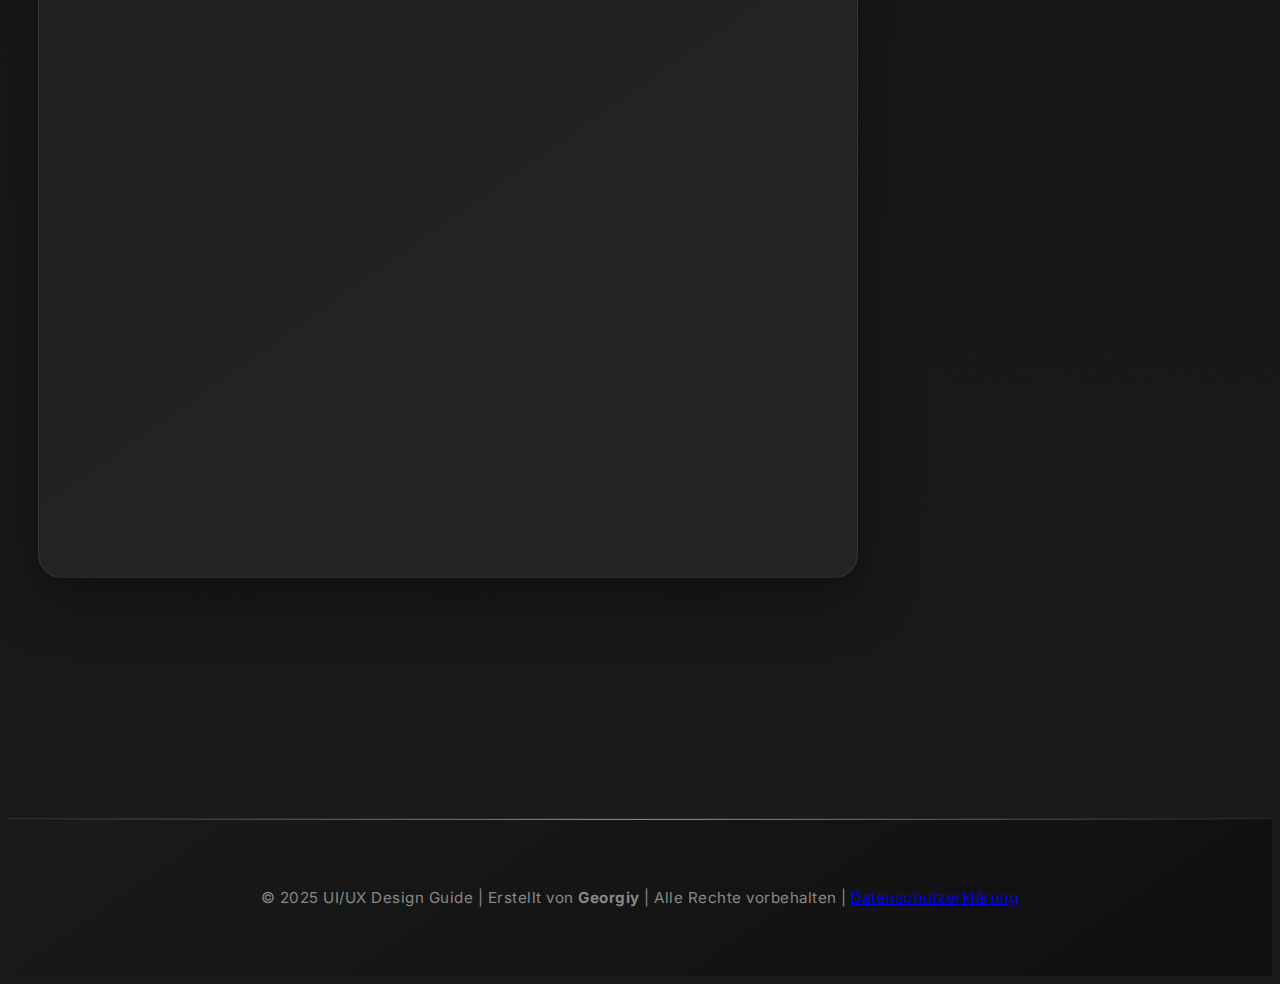
<file: ui-grundlagen.html>
<!DOCTYPE html>
<html lang="de">
<head>
    <meta charset="UTF-8">
    <meta name="viewport" content="width=device-width, initial-scale=1.0">
    <title>Was ist UI? - UI/UX Design Guide</title>
    <link rel="stylesheet" href="page-style.css">
</head>
<body>
    <header>
        <div class="back-link">
            <a href="index.html">← Zurück zum Guide</a>
        </div>
        <h1>Was ist UI?</h1>
        <p>Die visuelle Oberfläche, die Sie jeden Tag sehen und berühren</p>
    </header>

    <div class="container">
        <div class="content-grid">
            <div class="main-content">
                <section class="hero-section">
                    <h2>Das sichtbare Gesicht der Digitalwelt</h2>
                    <p>UI steht für "User Interface" – die Benutzeroberfläche. Es ist alles, was Sie konkret sehen und mit dem Sie interagieren, wenn Sie eine App oder Webseite nutzen. UI-Design ist das visuelle Design, das die technische Funktionalität in etwas Schönes und Ansprechendes verwandelt.</p>
                    
                    <div class="stats-grid">
                        <div class="stat-card">
                            <div class="stat-number">90%</div>
                            <div class="stat-label">der Nutzerinteraktionen sind visuell</div>
                        </div>
                        <div class="stat-card">
                            <div class="stat-number">3 Sekunden</div>
                            <div class="stat-label">reicht für erste Eindrücke</div>
                        </div>
                        <div class="stat-card">
                            <div class="stat-number">80%</div>
                            <div class="stat-label">bessere Nutzerbindung durch gutes UI</div>
                        </div>
                    </div>
                </section>

                <section class="methods-section">
                    <h2>Hauptkomponenten des UI-Designs</h2>
                    <div class="method-cards">
                        <div class="method-card">
                            <div class="method-icon">🎨</div>
                            <h3>Farben</h3>
                            <p>Farbauswahl, die Emotionen weckt und Markenidentität vermittelt</p>
                        </div>
                        <div class="method-card">
                            <div class="method-icon">📝</div>
                            <h3>Typografie</h3>
                            <p>Schriftarten und -größen für optimale Lesbarkeit und Hierarchie</p>
                        </div>
                        <div class="method-card">
                            <div class="method-icon">🔘</div>
                            <h3>Buttons & Icons</h3>
                            <p>Klickbare Elemente mit klarer Funktion und intuitiver Bedienung</p>
                        </div>
                        <div class="method-card">
                            <div class="method-icon">📐</div>
                            <h3>Layout</h3>
                            <p>Anordnung von Inhalten für intuitive Navigation und Orientierung</p>
                        </div>
                    </div>
                </section>

                <section class="process-section">
                    <h2>Das Auto-Vergleich</h2>
                    <div class="process-steps">
                        <div class="step">
                            <div class="step-number">1</div>
                            <h3>Das Lenkrad</h3>
                            <p>Das UI ist das Lenkrad, die Armaturen, alle Knöpfe – alles, was Sie sehen und anfassen</p>
                        </div>
                        <div class="step">
                            <div class="step-number">2</div>
                            <h3>Die Instrumente</h3>
                            <p>Tachometer, Navigationssystem, Klima-Anzeige – visuelle Information</p>
                        </div>
                        <div class="step">
                            <div class="step-number">3</div>
                            <h3>Die Beleuchtung</h3>
                            <p>Armaturenbeleuchtung, Blinker, Rückleuchten – visuelles Feedback</p>
                        </div>
                        <div class="step">
                            <div class="step-number">4</div>
                            <h3>Das Design</h3>
                            <p>Leder, Chrom, Holzverkleidung – die optische Ästhetik</p>
                        </div>
                    </div>
                </section>

                <section class="ui-examples">
                    <h2>Typische UI-Elemente</h2>
                    <div class="ui-grid">
                        <div class="ui-element">
                            <div class="element-demo button-demo">Kaufen</div>
                            <p>Call-to-Action Button</p>
                        </div>
                        <div class="ui-element">
                            <div class="element-demo input-demo">
                                <input type="text" placeholder="Suchen...">
                            </div>
                            <p>Suchfeld</p>
                        </div>
                        <div class="ui-element">
                            <div class="element-demo icon-demo">🛒</div>
                            <p>Warenkorb-Icon</p>
                        </div>
                        <div class="ui-element">
                            <div class="element-demo progress-demo">
                                <div class="progress-bar"></div>
                            </div>
                            <p>Fortschrittsbalken</p>
                        </div>
                    </div>
                </section>
            </div>

            <div class="sidebar">
                <div class="quick-links">
                    <h3>Schnellzugriff</h3>
                    <ul>
                        <li><a href="#komponenten">UI-Komponenten</a></li>
                        <li><a href="#auto">Auto-Vergleich</a></li>
                        <li><a href="#elemente">Beispiele</a></li>
                        <li><a href="#tools">Design-Tools</a></li>
                    </ul>
                </div>

                <div class="featured-resource">
                    <h3>Empfohlenes Tool</h3>
                    <p><strong>Figma</strong> – Das Standard-Tool für UI-Designer</p>
                </div>

                <div class="ui-tips">
                    <h3>🎨 UI-Tipps</h3>
                    <ul>
                        <li>Konsistente Farbgebung verwenden</li>
                        <li>44px Touch-Targets für Mobile</li>
                        <li>3-5 Farben maximal pro Design</li>
                        <li>2 Schriftarten reichen meist aus</li>
                        <li>Immer für Barrierefreiheit designen</li>
                    </ul>
                </div>
            </div>
        </div>
    </div>

    <footer>
        <p>© 2025 UI/UX Design Guide | Erstellt von <strong>Georgiy</strong> | Alle Rechte vorbehalten | <a href="datenschutz.html">Datenschutzerklärung</a></p>
    </footer>

    <script src="page-script.js"></script>
</body>
</html>
</file>
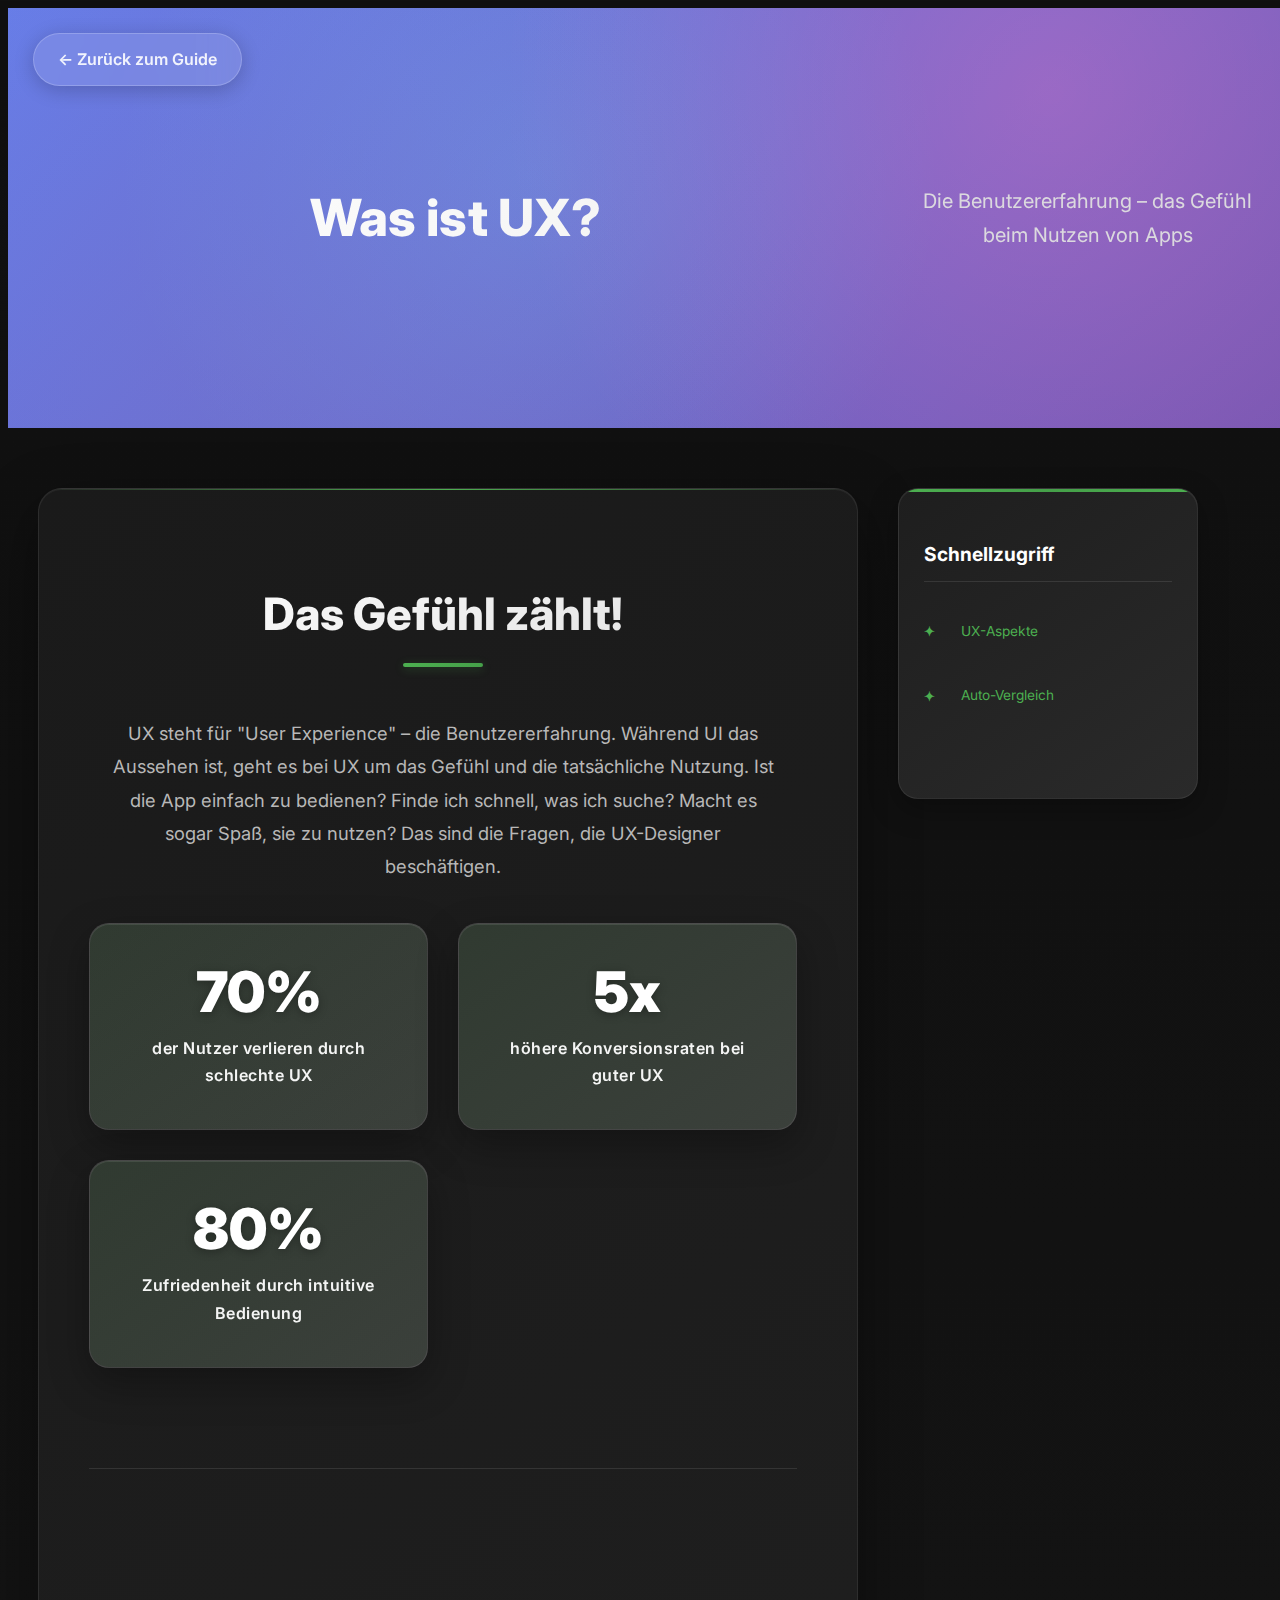
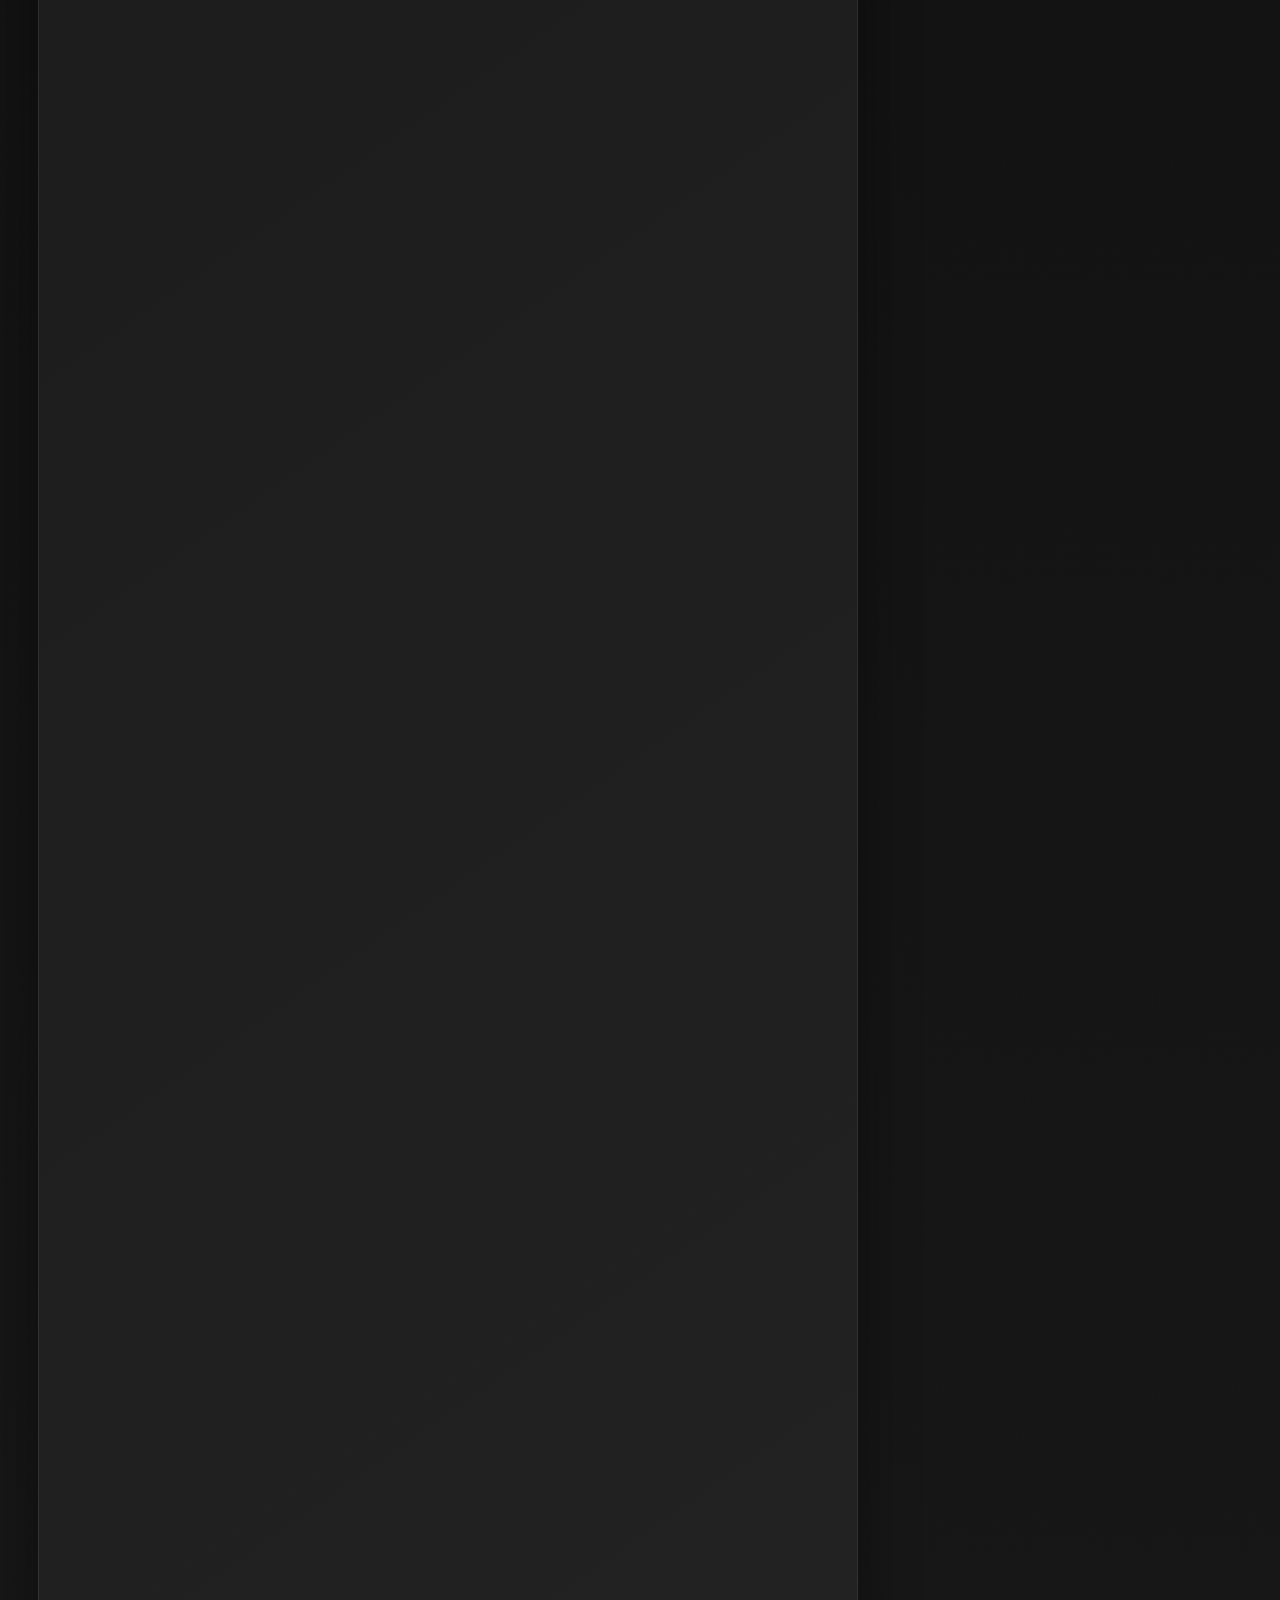
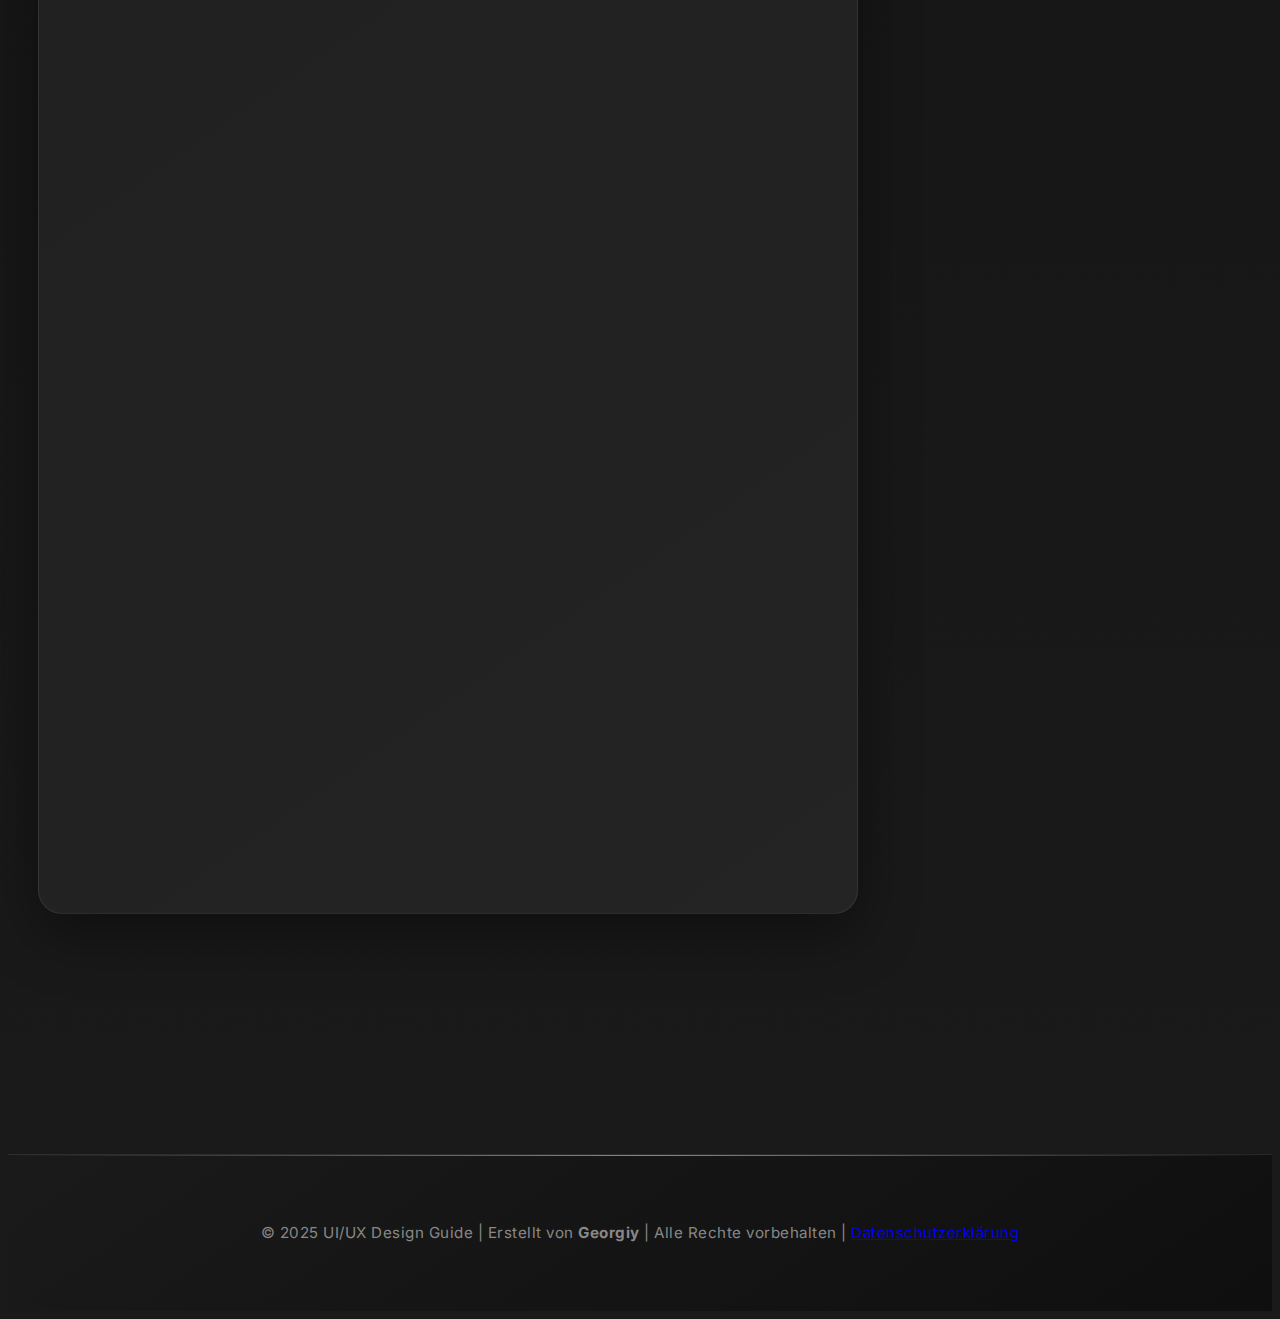
<file: ux-grundlagen.html>
<!DOCTYPE html>
<html lang="de">
<head>
    <meta charset="UTF-8">
    <meta name="viewport" content="width=device-width, initial-scale=1.0">
    <title>Was ist UX? - UI/UX Design Guide</title>
    <link rel="stylesheet" href="page-style.css">
</head>
<body>
    <header>
        <div class="back-link">
            <a href="index.html">← Zurück zum Guide</a>
        </div>
        <h1>Was ist UX?</h1>
        <p>Die Benutzererfahrung – das Gefühl beim Nutzen von Apps</p>
    </header>

    <div class="container">
        <div class="content-grid">
            <div class="main-content">
                <section class="hero-section">
                    <h2>Das Gefühl zählt!</h2>
                    <p>UX steht für "User Experience" – die Benutzererfahrung. Während UI das Aussehen ist, geht es bei UX um das Gefühl und die tatsächliche Nutzung. Ist die App einfach zu bedienen? Finde ich schnell, was ich suche? Macht es sogar Spaß, sie zu nutzen? Das sind die Fragen, die UX-Designer beschäftigen.</p>
                    
                    <div class="stats-grid">
                        <div class="stat-card">
                            <div class="stat-number">70%</div>
                            <div class="stat-label">der Nutzer verlieren durch schlechte UX</div>
                        </div>
                        <div class="stat-card">
                            <div class="stat-number">5x</div>
                            <div class="stat-label">höhere Konversionsraten bei guter UX</div>
                        </div>
                        <div class="stat-card">
                            <div class="stat-number">80%</div>
                            <div class="stat-label">Zufriedenheit durch intuitive Bedienung</div>
                        </div>
                    </div>
                </section>

                <section class="methods-section">
                    <h2>Kernaspekte der UX</h2>
                    <div class="method-cards">
                        <div class="method-card">
                            <div class="method-icon">🧠</div>
                            <h3>Intuitivität</h3>
                            <p>Der Nutzer soll nicht nachdenken müssen – alles funktioniert "einfach so"</p>
                        </div>
                        <div class="method-card">
                            <div class="method-icon">⚡</div>
                            <h3>Geschwindigkeit</h3>
                            <p>Schnelle Ladezeiten und reibungslose Interaktionen sind essenziell</p>
                        </div>
                        <div class="method-card">
                            <div class="method-icon">😊</div>
                            <h3>Freude</h3>
                            <p>Kleine Animationen und positive Rückmeldungen machen Spaß</p>
                        </div>
                        <div class="method-card">
                            <div class="method-icon">🎯</div>
                            <h3>Effizienz</h3>
                            <p>Der Nutzer erreicht sein Ziel in möglichst wenigen Schritten</p>
                        </div>
                    </div>
                </section>

                <section class="process-section">
                    <h2>Das Auto-Vergleich für UX</h2>
                    <div class="process-steps">
                        <div class="step">
                            <div class="step-number">1</div>
                            <h3>Komfort</h3>
                            <p>Ist der Sitz bequem? Sind die Bedienelemente gut erreichbar?</p>
                        </div>
                        <div class="step">
                            <div class="step-number">2</div>
                            <h3>Intuitivität</h3>
                            <p>Versteht man die Bedienelemente ohne Bedienungsanleitung?</p>
                        </div>
                        <div class="step">
                            <div class="step-number">3</div>
                            <h3>Sicherheit</h3>
                            <p>Fühlt man sich sicher beim Fahren? Gibt es klare Warnsignale?</p>
                        </div>
                        <div class="step">
                            <div class="step-number">4</div>
                            <h3>Freude</h3>
                            <p>Macht das Fahren Spaß? Ist das Design ansprechend?</p>
                        </div>
                        <div class="step">
                            <div class="step-number">5</div>
                            <h3>Effizienz</h3>
                            <p>Erreicht man das Ziel schnell und ohne Umwege?</p>
                        </div>
                    </div>
                </section>

                <section class="ux-journey">
                    <h2>Die Nutzerreise</h2>
                    <div class="journey-stages">
                        <div class="stage">
                            <h3>Erster Eindruck</h3>
                            <p>Die ersten 3 Sekunden entscheiden!</p>
                        </div>
                        <div class="stage">
                            <h3>Erste Interaktion</h3>
                            <p>Schnelle, positive Rückmeldung ist entscheidend</p>
                        </div>
                        <div class="stage">
                            <h3>Ziel erreichend</h3>
                            <p>Der Nutzer soll sein Ziel mühelos erreichen</p>
                        </div>
                        <div class="stage">
                            <h3>Zufriedenheit</h3>
                            <p>Das positive Gefühl bleibt und motiviert zum Wiederkommen</p>
                        </div>
                    </div>
                </section>
            </div>

            <div class="sidebar">
                <div class="quick-links">
                    <h3>Schnellzugriff</h3>
                    <ul>
                        <li><a href="#aspekte">UX-Aspekte</a></li>
                        <li><a href="#auto">Auto-Vergleich</a></li>
                        <li><a href="#reise">Nutzerreise</a></li>
                        <li><a href="#methoden">UX-Methoden</a></li>
                    </ul>
                </div>

                <div class="featured-resource">
                    <h3>Empfohlenes Buch</h3>
                    <p><strong>"Don't Make Me Think" von Steve Krug</strong></p>
                </div>

                <div class="ux-tips">
                    <h3>💫 UX-Tipps</h3>
                    <ul>
                        <li>Immer vom Nutzer denken, nie vom Designer</li>
                        <li>5 Sekunden Regel: In 5s Ziel finden oder weg</li>
                        <li>Progressive Disclosure: Wenig zeigen, mehr bieten</li>
                        <li>Feedback bei jeder Aktion geben</li>
                        <li>Mobile First – 60% nutzen Smartphones</li>
                    </ul>
                </div>
            </div>
        </div>
    </div>

    <footer>
        <p>© 2025 UI/UX Design Guide | Erstellt von <strong>Georgiy</strong> | Alle Rechte vorbehalten | <a href="datenschutz.html">Datenschutzerklärung</a></p>
    </footer>

    <script src="page-script.js"></script>
</body>
</html>
</file>
<file: style.css>
* {
    margin: 0;
    padding: 0;
    box-sizing: border-box;
}

html {
    scroll-behavior: smooth;
}

body {
    font-family: 'Arial', -apple-system, BlinkMacSystemFont, 'Segoe UI', Roboto, sans-serif;
    line-height: 1.6;
    margin: 0;
    padding: 20px;
    background-color: #121212;
    color: #e0e0e0;
    transition: all 0.3s ease;
}

.container {
    max-width: 1200px;
    margin: 0 auto;
    padding: 0 15px;
}

header {
    text-align: center;
    padding: 60px 20px;
    background: linear-gradient(135deg, #667eea 0%, #764ba2 100%);
    color: white;
    margin-bottom: 40px;
    border-radius: 0 0 20px 20px;
    position: relative;
    overflow: hidden;
}

header::before {
    content: '';
    position: absolute;
    top: 0;
    left: 0;
    right: 0;
    bottom: 0;
    background: url('data:image/svg+xml,<svg xmlns="http://www.w3.org/2000/svg" viewBox="0 0 100 100"><defs><pattern id="grain" width="100" height="100" patternUnits="userSpaceOnUse"><circle cx="25" cy="25" r="1" fill="white" opacity="0.1"/><circle cx="75" cy="75" r="1" fill="white" opacity="0.1"/><circle cx="50" cy="10" r="0.5" fill="white" opacity="0.05"/></pattern></defs><rect width="100" height="100" fill="url(%23grain)"/></svg>');
    pointer-events: none;
}

header h1 {
    font-size: 3em;
    margin-bottom: 10px;
    text-shadow: 0 2px 4px rgba(0, 0, 0, 0.3);
    position: relative;
    z-index: 1;
}

header p {
    font-size: 1.2em;
    opacity: 0.9;
    max-width: 600px;
    margin: 0 auto;
    position: relative;
    z-index: 1;
}

.filter-section {
    display: flex;
    justify-content: center;
    margin-bottom: 40px;
    gap: 10px;
    flex-wrap: wrap;
}

.filter-btn {
    padding: 12px 20px;
    background-color: #333;
    color: #e0e0e0;
    border: none;
    border-radius: 25px;
    cursor: pointer;
    transition: all 0.3s cubic-bezier(0.4, 0, 0.2, 1);
    font-weight: 600;
    font-size: 0.9em;
    box-shadow: 0 2px 10px rgba(0, 0, 0, 0.2);
    position: relative;
    overflow: hidden;
}

.filter-btn::before {
    content: '';
    position: absolute;
    top: 0;
    left: -100%;
    width: 100%;
    height: 100%;
    background: linear-gradient(90deg, transparent, rgba(255,255,255,0.2), transparent);
    transition: left 0.5s;
}

.filter-btn:hover::before {
    left: 100%;
}

.filter-btn:hover {
    background-color: #444;
    transform: translateY(-3px) scale(1.05);
    box-shadow: 0 5px 20px rgba(0, 0, 0, 0.3);
}

.filter-btn.active {
    background: linear-gradient(135deg, #4caf50, #45a049);
    box-shadow: 0 5px 20px rgba(76, 175, 80, 0.3);
    transform: translateY(-3px) scale(1.05);
    color: white;
}

.cards-container {
    display: grid;
    grid-template-columns: repeat(auto-fill, minmax(320px, 1fr));
    gap: 30px;
    margin-bottom: 60px;
}

.card {
    background: linear-gradient(145deg, #1e1e1e, #2a2a2a);
    border-radius: 20px;
    box-shadow: 
        0 8px 25px rgba(0, 0, 0, 0.3),
        0 1px 0 rgba(255, 255, 255, 0.05) inset;
    padding: 30px;
    transition: all 0.4s cubic-bezier(0.4, 0, 0.2, 1);
    border: 1px solid #333;
    position: relative;
    overflow: hidden;
    opacity: 0;
}

.card::before {
    content: '';
    position: absolute;
    top: 0;
    left: 0;
    right: 0;
    height: 4px;
    background: linear-gradient(90deg, #4caf50, #2196f3, #ff9800, #4caf50);
    background-size: 200% 100%;
    transform: scaleX(0);
    transition: transform 0.3s ease;
    animation: shimmer 2s infinite;
}

@keyframes shimmer {
    0%, 100% { background-position: 200% 0; }
    50% { background-position: -200% 0; }
}

.card:hover::before {
    transform: scaleX(1);
}

.card:hover {
    transform: translateY(-12px) scale(1.02);
    box-shadow: 
        0 20px 40px rgba(0, 0, 0, 0.4),
        0 1px 0 rgba(255, 255, 255, 0.1) inset;
    border-color: #4caf50;
}

.card-icon {
    font-size: 3.5em;
    margin-bottom: 20px;
    display: block;
    text-align: center;
    opacity: 0.8;
    transition: all 0.3s ease;
}

.card:hover .card-icon {
    transform: scale(1.1);
    opacity: 1;
}

.card h3 {
    margin: 0 0 15px 0;
    color: #ffffff;
    font-size: 1.6em;
    text-align: center;
    font-weight: 700;
}

.card p {
    color: #b0b0b0;
    margin-bottom: 20px;
    text-align: center;
    line-height: 1.5;
    font-size: 1em;
}

.card .category {
    display: inline-block;
    padding: 6px 16px;
    background-color: #333;
    color: #4caf50;
    border-radius: 20px;
    font-size: 0.8em;
    font-weight: 700;
    margin-bottom: 20px;
    display: block;
    text-align: center;
    border: 1px solid #4caf50;
    transition: all 0.3s ease;
}

.card:hover .category {
    background-color: #4caf50;
    color: #121212;
    transform: scale(1.05);
}

.card-link {
    display: inline-block;
    padding: 14px 28px;
    background: linear-gradient(135deg, #4caf50, #45a049);
    color: white;
    text-decoration: none;
    border-radius: 25px;
    font-weight: 700;
    transition: all 0.3s cubic-bezier(0.4, 0, 0.2, 1);
    text-align: center;
    width: 100%;
    box-sizing: border-box;
    position: relative;
    overflow: hidden;
}

.card-link::before {
    content: '';
    position: absolute;
    top: 0;
    left: -100%;
    width: 100%;
    height: 100%;
    background: linear-gradient(90deg, transparent, rgba(255,255,255,0.2), transparent);
    transition: left 0.5s;
}

.card-link:hover::before {
    left: 100%;
}

.card-link:hover {
    background: linear-gradient(135deg, #45a049, #4caf50);
    transform: translateY(-3px) scale(1.02);
    box-shadow: 0 8px 25px rgba(76, 175, 80, 0.3);
    color: white;
    text-decoration: none;
}

.hidden {
    display: none !important;
    opacity: 0;
}

.subscribe-container {
    display: flex;
    flex-direction: column;
    align-items: center;
    gap: 15px;
    margin: 60px 0;
    padding: 40px;
    background: linear-gradient(145deg, #1e1e1e, #2a2a2a);
    border-radius: 20px;
    text-align: center;
    box-shadow: 
        0 10px 30px rgba(0, 0, 0, 0.3),
        inset 0 1px 0 rgba(255, 255, 255, 0.05);
    border: 1px solid #333;
    position: relative;
    overflow: hidden;
}

.subscribe-container::before {
    content: '';
    position: absolute;
    top: 0;
    left: 0;
    right: 0;
    height: 3px;
    background: linear-gradient(90deg, #4caf50, #2196f3, #ff9800);
}

.subscribe-text {
    color: #ffffff;
    font-size: 1.3em;
    margin-bottom: 10px;
    font-weight: 600;
}

.subscribe-container input {
    padding: 15px 20px;
    width: 100%;
    max-width: 350px;
    border-radius: 25px;
    border: 2px solid #333;
    background-color: #2a2a2a;
    color: #e0e0e0;
    font-size: 1em;
    text-align: center;
    transition: all 0.3s ease;
    outline: none;
}

.subscribe-container input::placeholder {
    color: #888;
    opacity: 1;
}

.subscribe-container input:focus {
    border-color: #4caf50;
    box-shadow: 0 0 0 3px rgba(76, 175, 80, 0.1);
    transform: scale(1.02);
}

.subscribe-container button {
    padding: 15px 40px;
    background: linear-gradient(135deg, #4caf50, #45a049);
    color: white;
    border: none;
    border-radius: 25px;
    cursor: pointer;
    font-weight: 700;
    font-size: 1em;
    transition: all 0.3s cubic-bezier(0.4, 0, 0.2, 1);
    box-shadow: 0 4px 15px rgba(76, 175, 80, 0.3);
    position: relative;
    overflow: hidden;
}

.subscribe-container button::before {
    content: '';
    position: absolute;
    top: 0;
    left: -100%;
    width: 100%;
    height: 100%;
    background: linear-gradient(90deg, transparent, rgba(255,255,255,0.2), transparent);
    transition: left 0.5s;
}

.subscribe-container button:hover::before {
    left: 100%;
}

.subscribe-container button:hover {
    transform: translateY(-3px) scale(1.05);
    box-shadow: 0 8px 25px rgba(76, 175, 80, 0.4);
}

footer {
    color: #999;
    padding: 40px 20px;
    text-align: center;
    border-top: 1px solid #333;
    margin-top: 60px;
    font-size: 0.9em;
}

body.light {
    background-color: #f5f5f5;
    color: #333;
}

body.light header {
    background: linear-gradient(135deg, #667eea 0%, #764ba2 100%);
}

body.light header h1,
body.light header p {
    color: white;
}

body.light .filter-btn {
    background-color: #e0e0e0;
    color: #333;
    box-shadow: 0 2px 10px rgba(0,0,0,0.1);
}

body.light .filter-btn:hover {
    background-color: #d0d0d0;
}

body.light .filter-btn.active {
    background: linear-gradient(135deg, #4caf50, #45a049);
    color: white;
}

body.light .card {
    background: linear-gradient(145deg, #ffffff, #f8f9fa);
    border: 1px solid #e0e0e0;
    box-shadow: 
        0 8px 25px rgba(0,0,0,0.1),
        0 1px 0 rgba(0, 0, 0, 0.05) inset;
}

body.light .card:hover {
    box-shadow: 
        0 20px 40px rgba(0,0,0,0.15),
        0 1px 0 rgba(0, 0, 0, 0.1) inset;
    border-color: #4caf50;
}

body.light .card h3 {
    color: #333;
}

body.light .card p {
    color: #666;
}

body.light .card .category {
    background-color: #f0f0f0;
    color: #4caf50;
    border-color: #4caf50;
}

body.light .card-link {
    background: linear-gradient(135deg, #4caf50, #45a049);
    color: white;
}

body.light .card-link:hover {
    background: linear-gradient(135deg, #45a049, #4caf50);
}

body.light .subscribe-container {
    background: linear-gradient(145deg, #ffffff, #f8f9fa);
    border: 1px solid #e0e0e0;
    box-shadow: 0 10px 30px rgba(0,0,0,0.1);
}

body.light .subscribe-text {
    color: #333;
}

body.light .subscribe-container input {
    background-color: #fff;
    color: #333;
    border: 2px solid #ddd;
}

body.light .subscribe-container input::placeholder {
    color: #999;
}

body.light .subscribe-container button {
    background: linear-gradient(135deg, #4caf50, #45a049);
    color: white;
}

body.light footer {
    color: #666;
    border-top-color: #ddd;
}

.modal {
    position: fixed;
    top: 0;
    left: 0;
    width: 100%;
    height: 100%;
    background-color: rgba(0, 0, 0, 0.7);
    display: flex;
    justify-content: center;
    align-items: center;
    z-index: 1000;
    backdrop-filter: blur(5px);
    opacity: 0;
    visibility: hidden;
    transition: all 0.3s ease;
}

.modal:not(.hidden) {
    opacity: 1;
    visibility: visible;
}

.modal-content {
    background: linear-gradient(145deg, #1e1e1e, #2a2a2a);
    padding: 40px;
    border-radius: 20px;
    width: 90%;
    max-width: 500px;
    color: #fff;
    position: relative;
    box-shadow: 
        0 20px 60px rgba(0, 0, 0, 0.5),
        0 1px 0 rgba(255, 255, 255, 0.1) inset;
    border: 1px solid #333;
    transform: scale(0.8);
    transition: all 0.3s cubic-bezier(0.4, 0, 0.2, 1);
    max-height: 80vh;
    overflow-y: auto;
}

.modal:not(.hidden) .modal-content {
    transform: scale(1);
}

.close-button {
    position: absolute;
    top: 15px;
    right: 20px;
    font-size: 28px;
    cursor: pointer;
    color: #999;
    transition: color 0.3s ease;
    width: 40px;
    height: 40px;
    display: flex;
    align-items: center;
    justify-content: center;
    border-radius: 50%;
}

.close-button:hover {
    color: #fff;
    background: rgba(255, 255, 255, 0.1);
}

.modal-error {
    text-align: center;
}

.modal-error h3 {
    color: #f44336;
    margin-bottom: 15px;
}

.modal-success {
    text-align: center;
}

.modal-success h3 {
    color: #4caf50;
    margin-bottom: 15px;
}

.modal-loading {
    text-align: center;
}

.modal-loading h3 {
    margin: 15px 0;
    color: #4caf50;
}

.content-grid {
    display: grid;
    grid-template-columns: 2fr 1fr;
    gap: 40px;
    margin-bottom: 60px;
}

.main-content {
    background: linear-gradient(145deg, #1e1e1e, #2a2a2a);
    padding: 40px;
    border-radius: 20px;
    box-shadow: 
        0 10px 30px rgba(0, 0, 0, 0.3),
        inset 0 1px 0 rgba(255, 255, 255, 0.05);
    border: 1px solid #333;
    line-height: 1.7;
}

.hero-section h2 {
    color: #ffffff;
    font-size: 2.5em;
    margin-bottom: 25px;
    text-align: center;
    font-weight: 700;
    position: relative;
}

.hero-section h2::after {
    content: '';
    position: absolute;
    bottom: -10px;
    left: 50%;
    transform: translateX(-50%);
    width: 60px;
    height: 3px;
    background: linear-gradient(90deg, #4caf50, #2196f3);
    border-radius: 2px;
}

.hero-section p {
    font-size: 1.1em;
    color: #b0b0b0;
    margin-bottom: 40px;
    text-align: center;
    line-height: 1.8;
}

.stats-grid {
    display: grid;
    grid-template-columns: repeat(auto-fit, minmax(220px, 1fr));
    gap: 25px;
    margin-bottom: 50px;
}

.stat-card {
    background: linear-gradient(135deg, #4caf50, #45a049);
    color: white;
    padding: 30px;
    border-radius: 16px;
    text-align: center;
    box-shadow: 0 8px 25px rgba(76, 175, 80, 0.3);
    transition: all 0.3s ease;
    position: relative;
    overflow: hidden;
}

.stat-card::before {
    content: '';
    position: absolute;
    top: -50%;
    left: -50%;
    width: 200%;
    height: 200%;
    background: linear-gradient(45deg, transparent, rgba(255,255,255,0.1), transparent);
    transform: rotate(45deg);
    transition: all 0.6s;
}

.stat-card:hover::before {
    top: -100%;
    left: -100%;
}

.stat-card:hover {
    transform: translateY(-5px) scale(1.02);
    box-shadow: 0 15px 40px rgba(76, 175, 80, 0.4);
}

.stat-number {
    font-size: 3em;
    font-weight: 800;
    margin-bottom: 10px;
    display: block;
    text-shadow: 0 2px 4px rgba(0, 0, 0, 0.2);
}

.stat-label {
    font-size: 0.95em;
    opacity: 0.9;
    font-weight: 500;
}

.methods-section h2,
.process-section h2 {
    color: #ffffff;
    font-size: 2.2em;
    margin: 50px 0 30px 0;
    text-align: center;
    font-weight: 700;
}

.method-cards {
    display: grid;
    grid-template-columns: repeat(auto-fit, minmax(260px, 1fr));
    gap: 25px;
    margin-bottom: 50px;
}

.method-card {
    background: linear-gradient(145deg, #252525, #2d2d2d);
    padding: 30px;
    border-radius: 16px;
    text-align: center;
    position: relative;
    transition: all 0.3s cubic-bezier(0.4, 0, 0.2, 1);
    border: 1px solid #333;
    border-left: 4px solid #4caf50;
    cursor: pointer;
    overflow: hidden;
}

.method-card::before {
    content: '';
    position: absolute;
    top: 0;
    left: 0;
    right: 0;
    bottom: 0;
    background: linear-gradient(135deg, transparent, rgba(76, 175, 80, 0.05), transparent);
    opacity: 0;
    transition: opacity 0.3s ease;
}

.method-card:hover::before {
    opacity: 1;
}

.method-card:hover {
    transform: translateY(-8px) scale(1.02);
    box-shadow: 0 15px 35px rgba(0, 0, 0, 0.3);
    border-left-color: #45a049;
}

.method-icon {
    position: absolute;
    top: -15px;
    left: 50%;
    transform: translateX(-50%);
    background: linear-gradient(135deg, #4caf50, #45a049);
    color: white;
    width: 60px;
    height: 60px;
    border-radius: 50%;
    display: flex;
    align-items: center;
    justify-content: center;
    font-size: 1.8em;
    box-shadow: 0 4px 15px rgba(76, 175, 80, 0.3);
    z-index: 1;
}

.method-card h3 {
    color: #ffffff;
    margin: 20px 0 15px 0;
    font-size: 1.4em;
    font-weight: 700;
}

.method-card p {
    color: #b0b0b0;
    line-height: 1.6;
    margin-bottom: 0;
}

.process-steps {
    display: grid;
    grid-template-columns: repeat(auto-fit, minmax(300px, 1fr));
    gap: 25px;
    margin-bottom: 50px;
}

.step {
    background: linear-gradient(145deg, #252525, #2d2d2d);
    padding: 30px;
    border-radius: 16px;
    text-align: center;
    position: relative;
    border-left: 4px solid #4caf50;
    transition: all 0.3s ease;
    border: 1px solid #333;
    cursor: pointer;
}

.step:hover {
    transform: translateY(-5px);
    box-shadow: 0 10px 30px rgba(0, 0, 0, 0.3);
}

.step-number {
    position: absolute;
    top: -10px;
    left: 20px;
    background: linear-gradient(135deg, #4caf50, #45a049);
    color: white;
    width: 35px;
    height: 35px;
    border-radius: 50%;
    display: flex;
    align-items: center;
    justify-content: center;
    font-weight: 700;
    font-size: 1em;
    box-shadow: 0 4px 15px rgba(76, 175, 80, 0.3);
    z-index: 1;
}

.step h3 {
    color: #ffffff;
    margin: 15px 0 15px 0;
    font-size: 1.3em;
    font-weight: 700;
}

.step p {
    color: #b0b0b0;
    line-height: 1.6;
}

.sidebar {
    display: flex;
    flex-direction: column;
    gap: 30px;
}

.sidebar > div {
    background: linear-gradient(145deg, #1e1e1e, #2a2a2a);
    padding: 30px;
    border-radius: 16px;
    box-shadow: 0 5px 20px rgba(0, 0, 0, 0.2);
    border: 1px solid #333;
}

.quick-links h3,
.featured-resource h3,
.design-tips h3 {
    color: #ffffff;
    margin-bottom: 20px;
    font-size: 1.4em;
    font-weight: 700;
    display: flex;
    align-items: center;
    gap: 10px;
}

.quick-links ul {
    list-style: none;
}

.quick-links li {
    margin-bottom: 12px;
}

.quick-links a {
    color: #4caf50;
    text-decoration: none;
    transition: all 0.3s ease;
    display: flex;
    align-items: center;
    gap: 8px;
    padding: 8px 0;
    position: relative;
}

.quick-links a::before {
    content: '→';
    opacity: 0;
    transition: opacity 0.3s ease;
}

.quick-links a:hover {
    color: #45a049;
    transform: translateX(5px);
}

.quick-links a:hover::before {
    opacity: 1;
}

.download-btn {
    display: inline-block;
    background: linear-gradient(135deg, #4caf50, #45a049);
    color: white;
    padding: 12px 24px;
    text-decoration: none;
    border-radius: 25px;
    font-weight: 700;
    margin-top: 15px;
    transition: all 0.3s cubic-bezier(0.4, 0, 0.2, 1);
    box-shadow: 0 4px 15px rgba(76, 175, 80, 0.3);
    position: relative;
    overflow: hidden;
    width: 100%;
    text-align: center;
}

.download-btn::before {
    content: '';
    position: absolute;
    top: 0;
    left: -100%;
    width: 100%;
    height: 100%;
    background: linear-gradient(90deg, transparent, rgba(255,255,255,0.2), transparent);
    transition: left 0.5s;
}

.download-btn:hover::before {
    left: 100%;
}

.download-btn:hover {
    transform: translateY(-3px) scale(1.02);
    box-shadow: 0 8px 25px rgba(76, 175, 80, 0.4);
    color: white;
    text-decoration: none;
}

.sidebar ul {
    list-style: none;
}

.sidebar li {
    padding: 8px 0;
    padding-left: 20px;
    position: relative;
    color: #b0b0b0;
    transition: color 0.3s ease;
}

.sidebar li:hover {
    color: #e0e0e0;
}

.sidebar li::before {
    content: "✦";
    position: absolute;
    left: 0;
    color: #4caf50;
    font-size: 0.8em;
}

.back-link {
    position: absolute;
    top: 20px;
    left: 20px;
}

.back-link a {
    color: white;
    text-decoration: none;
    font-weight: 600;
    padding: 10px 20px;
    background: rgba(255,255,255,0.1);
    border-radius: 25px;
    transition: all 0.3s ease;
    display: flex;
    align-items: center;
    gap: 8px;
    backdrop-filter: blur(10px);
}

.back-link a:hover {
    background: rgba(255,255,255,0.2);
    transform: translateX(-5px);
    box-shadow: 0 5px 20px rgba(0, 0, 0, 0.2);
}


.ui-grid {
    display: grid;
    grid-template-columns: repeat(auto-fit, minmax(200px, 1fr));
    gap: 30px;
    margin: 40px 0;
}

.ui-element p {
    margin-top: 10px;
    color: #b0b0b0;
    font-weight: 500;
}

.journey-stages {
    display: flex;
    flex-wrap: wrap;
    gap: 20px;
    justify-content: center;
    margin: 40px 0;
}

.stage {
    background: linear-gradient(135deg, #667eea 0%, #764ba2 100%);
    color: white;
    padding: 25px;
    border-radius: 16px;
    text-align: center;
    min-width: 220px;
    box-shadow: 0 8px 25px rgba(102, 126, 234, 0.3);
    transition: all 0.3s ease;
}

.stage:hover {
    transform: translateY(-5px);
    box-shadow: 0 15px 35px rgba(102, 126, 234, 0.4);
}

.stage h3 {
    margin-bottom: 10px;
    font-size: 1.2em;
}

.resources-grid {
    display: grid;
    grid-template-columns: repeat(auto-fit, minmax(260px, 1fr));
    gap: 25px;
    margin: 40px 0;
}

.resource {
    background: linear-gradient(145deg, #252525, #2d2d2d);
    padding: 25px;
    border-radius: 16px;
    border-left: 4px solid #4caf50;
    border: 1px solid #333;
    transition: all 0.3s ease;
}

.resource:hover {
    transform: translateY(-3px);
    box-shadow: 0 8px 25px rgba(0, 0, 0, 0.3);
}

.resource h3 {
    color: #4caf50;
    margin-bottom: 20px;
    font-size: 1.3em;
    font-weight: 700;
    display: flex;
    align-items: center;
    gap: 10px;
}

.resource ul {
    list-style: none;
}

.resource li {
    padding: 10px 0;
    padding-left: 20px;
    position: relative;
    color: #b0b0b0;
    transition: color 0.3s ease;
    border-bottom: 1px solid rgba(255, 255, 255, 0.05);
}

.resource li:last-child {
    border-bottom: none;
}

.resource li:hover {
    color: #e0e0e0;
}

.resource li::before {
    content: "→";
    position: absolute;
    left: 0;
    color: #4caf50;
    font-weight: 700;
    font-size: 1.1em;
}

.myths-grid {
    display: grid;
    grid-template-columns: repeat(auto-fit, minmax(280px, 1fr));
    gap: 25px;
    margin: 40px 0;
}

.myth {
    background: linear-gradient(145deg, #fff3cd, #ffeaa7);
    padding: 25px;
    border-radius: 16px;
    border-left: 5px solid #ffc107;
    box-shadow: 0 5px 20px rgba(255, 193, 7, 0.2);
    transition: all 0.3s ease;
    color: #856404;
}

.myth:hover {
    transform: translateY(-3px);
    box-shadow: 0 10px 30px rgba(255, 193, 7, 0.3);
}

.myth h3 {
    color: #856404;
    margin-bottom: 15px;
    font-size: 1.2em;
    font-weight: 700;
}

.myth p {
    color: #665c47;
    font-style: italic;
    line-height: 1.6;
}

.example-pairs {
    display: grid;
    grid-template-columns: repeat(auto-fit, minmax(300px, 1fr));
    gap: 40px;
    margin: 40px 0;
}

.example-pair {
    display: flex;
    flex-direction: column;
    gap: 20px;
}

.example-pair .before,
.example-pair .after {
    padding: 25px;
    border-radius: 16px;
    text-align: center;
}

.example-pair .before {
    background: linear-gradient(145deg, #ffebee, #ffcdd2);
    color: #c62828;
    border-left: 5px solid #f44336;
}

.example-pair .after {
    background: linear-gradient(145deg, #e8f5e8, #c8e6c8);
    color: #2e7d32;
    border-left: 5px solid #4caf50;
}

.example-pair h3 {
    margin-bottom: 15px;
    font-weight: 700;
}

.chaos-demo {
    background: rgba(255, 255, 255, 0.1);
    padding: 20px;
    border-radius: 12px;
    font-size: 0.85em;
    overflow: hidden;
    text-overflow: ellipsis;
    white-space: nowrap;
    color: #999;
    border: 1px solid rgba(255, 255, 255, 0.1);
    font-family: 'Courier New', monospace;
}

.clean-demo {
    background: white;
    padding: 30px;
    border-radius: 16px;
    text-align: center;
    font-weight: 700;
    box-shadow: 0 4px 20px rgba(0, 0, 0, 0.1);
    color: #333;
    line-height: 1.6;
    transition: all 0.3s ease;
}

.clean-demo:hover {
    transform: scale(1.02);
    box-shadow: 0 8px 30px rgba(0, 0, 0, 0.15);
}

.logo {
    font-size: 2em;
    margin-bottom: 20px;
    color: #4caf50;
    font-weight: 800;
}

.search-bar {
    background: #f8f9fa;
    border: 2px solid #e9ecef;
    border-radius: 25px;
    padding: 15px 25px;
    margin: 0 auto;
    width: 85%;
    text-align: center;
    font-size: 1em;
    transition: all 0.3s ease;
}

.search-bar:focus {
    outline: none;
    border-color: #4caf50;
    box-shadow: 0 0 0 3px rgba(76, 175, 80, 0.1);
    transform: scale(1.02);
}

.philosophy-quotes {
    background: linear-gradient(145deg, #252525, #2d2d2d);
    padding: 40px;
    border-radius: 20px;
    margin: 50px 0;
    border: 1px solid #333;
    position: relative;
}

.philosophy-quotes::before {
    content: '"';
    position: absolute;
    top: -10px;
    left: 30px;
    font-size: 4em;
    color: #4caf50;
    font-family: serif;
    opacity: 0.3;
}

.philosophy-quotes blockquote {
    margin: 25px 0;
    padding-left: 30px;
    border-left: 4px solid #4caf50;
    font-style: italic;
    color: #b0b0b0;
    font-size: 1.1em;
    line-height: 1.8;
    position: relative;
}

.philosophy-quotes cite {
    display: block;
    margin-top: 20px;
    color: #888;
    font-style: normal;
    text-align: right;
    font-size: 0.95em;
    opacity: 0.8;
}

.comparison-container {
    display: flex;
    gap: 40px;
    margin: 40px 0;
    background: linear-gradient(145deg, #1e1e1e, #2a2a2a);
    padding: 30px;
    border-radius: 20px;
    border: 1px solid #333;
}

.comparison-column {
    flex: 1;
    padding: 25px;
    border-radius: 16px;
    position: relative;
}

.comparison-column.good {
    background: linear-gradient(145deg, #e8f5e8, #c8e6c8);
    border: 2px solid #4caf50;
    color: #2e7d32;
}

.comparison-column.bad {
    background: linear-gradient(145deg, #ffebee, #ffcdd2);
    border: 2px solid #f44336;
    color: #c62828;
}

.comparison-column h3 {
    margin-bottom: 25px;
    text-align: center;
    font-size: 1.4em;
    font-weight: 700;
    padding-bottom: 10px;
    border-bottom: 2px solid;
}

.comparison-column.good h3 {
    border-bottom-color: #4caf50;
}

.comparison-column.bad h3 {
    border-bottom-color: #f44336;
}

.step-item {
    padding: 12px 16px;
    margin: 8px 0;
    border-radius: 10px;
    background: white;
    border-left: 4px solid #ddd;
    transition: all 0.3s ease;
    box-shadow: 0 2px 8px rgba(0, 0, 0, 0.05);
    font-size: 0.95em;
}

.comparison-column.good .step-item {
    border-left-color: #4caf50;
}

.comparison-column.good .step-item:hover {
    border-left-color: #45a049;
    transform: translateX(5px);
    box-shadow: 0 4px 15px rgba(76, 175, 80, 0.2);
}

.comparison-column.bad .step-item {
    border-left-color: #f44336;
}

.comparison-column.bad .step-item:hover {
    border-left-color: #d32f2f;
    transform: translateX(5px);
    box-shadow: 0 4px 15px rgba(244, 67, 54, 0.2);
}

.emotion-grid {
    display: grid;
    grid-template-columns: repeat(auto-fit, minmax(220px, 1fr));
    gap: 25px;
    margin: 50px 0;
}

.emotion {
    text-align: center;
    padding: 30px 20px;
    border-radius: 16px;
    transition: all 0.3s ease;
    position: relative;
    overflow: hidden;
}

.emotion.good {
    background: linear-gradient(135deg, #4caf50, #45a049);
    color: white;
    box-shadow: 0 8px 25px rgba(76, 175, 80, 0.3);
}

.emotion.good:hover {
    transform: translateY(-5px) scale(1.02);
    box-shadow: 0 15px 40px rgba(76, 175, 80, 0.4);
}

.emotion.bad {
    background: linear-gradient(135deg, #f44336, #d32f2f);
    color: white;
    box-shadow: 0 8px 25px rgba(244, 67, 54, 0.3);
}

.emotion.bad:hover {
    transform: translateY(-5px) scale(1.02);
    box-shadow: 0 15px 40px rgba(244, 67, 54, 0.4);
}

.emoji {
    font-size: 4em;
    margin-bottom: 15px;
    display: block;
}

.emotion h3 {
    margin-bottom: 15px;
    font-size: 1.3em;
    font-weight: 700;
}

.emotion p {
    font-style: italic;
    opacity: 0.9;
    line-height: 1.6;
}

.priority-1 { border-left-color: #4caf50; }
.priority-2 { border-left-color: #2196f3; }
.priority-3 { border-left-color: #ff9800; }
.priority-4 { border-left-color: #9c27b0; }
.priority-5 { border-left-color: #f44336; }
.priority-6 { border-left-color: #795548; }
.priority-7 { border-left-color: #607d8b; }

.priority-1 .method-icon { background: linear-gradient(135deg, #4caf50, #45a049); }
.priority-2 .method-icon { background: linear-gradient(135deg, #2196f3, #1976d2); }
.priority-3 .method-icon { background: linear-gradient(135deg, #ff9800, #f57c00); }
.priority-4 .method-icon { background: linear-gradient(135deg, #9c27b0, #7b1fa2); }
.priority-5 .method-icon { background: linear-gradient(135deg, #f44336, #d32f2f); }
.priority-6 .method-icon { background: linear-gradient(135deg, #795548, #5d4037); }
.priority-7 .method-icon { background: linear-gradient(135deg, #607d8b, #455a64); }

.method-cards.negative .method-card,
.process-steps.bad .step {
    border-left-color: #f44336;
}

.method-cards.negative .method-card .method-icon,
.process-steps.bad .step-number {
    background: linear-gradient(135deg, #f44336, #d32f2f);
}

.method-cards.good .method-card,
.process-steps.positive .step {
    border-left-color: #4caf50;
}

.method-cards.good .method-card .method-icon,
.process-steps.positive .step-number {
    background: linear-gradient(135deg, #4caf50, #45a049);
}

.stat-card.good {
    background: linear-gradient(135deg, #4caf50, #45a049);
}

.stat-card.bad {
    background: linear-gradient(135deg, #f44336, #d32f2f);
}

@media (max-width: 1024px) {
    .content-grid {
        grid-template-columns: 1fr;
        gap: 30px;
    }
    
    .sidebar {
        order: -1;
    }
}

@media (max-width: 768px) {
    body {
        padding: 10px;
    }
    
    header {
        padding: 40px 15px;
    }
    
    header h1 {
        font-size: 2.2em;
    }
    
    .filter-section {
        flex-direction: column;
        align-items: center;
        gap: 10px;
    }
    
    .cards-container {
        grid-template-columns: 1fr;
        gap: 20px;
    }
    
    .card,
    .method-card,
    .step {
        padding: 25px;
    }
    
    .hero-section h2 {
        font-size: 2em;
    }
    
    .stats-grid {
        grid-template-columns: repeat(auto-fit, minmax(180px, 1fr));
        gap: 20px;
    }
    
    .comparison-container {
        flex-direction: column;
        gap: 20px;
    }
    
    .journey-stages {
        flex-direction: column;
    }
    
    .example-pairs {
        grid-template-columns: 1fr;
    }
    
    .modal-content {
        margin: 20px;
        padding: 25px;
    }
    
    .subscribe-container {
        padding: 30px 20px;
    }
    
    .subscribe-container input {
        max-width: 100%;
    }
}

@media (max-width: 480px) {
    .card-icon {
        font-size: 2.8em;
    }
    
    .method-icon {
        width: 50px;
        height: 50px;
        font-size: 1.5em;
    }
    
    .step-number {
        width: 30px;
        height: 30px;
        font-size: 0.9em;
    }
    
    .stat-number {
        font-size: 2.2em;
    }
    
    .ui-grid {
        grid-template-columns: 1fr;
    }
    
    .resources-grid,
    .myths-grid,
    .emotion-grid {
        grid-template-columns: 1fr;
    }
}

@media (prefers-reduced-motion: reduce) {
    * {
        animation-duration: 0.01ms !important;
        animation-iteration-count: 1 !important;
        transition-duration: 0.01ms !important;
    }
}

@media print {
    body {
        background: white;
        color: black;
    }
    
    .card, .modal, .filter-section {
        display: none;
    }
    
    .main-content {
        background: white;
        box-shadow: none;
        border: none;
        padding: 0;
    }
}
</file>
<file: page-style.css>
/* Content Page Specific Styles */
@import url('https://fonts.googleapis.com/css2?family=Inter:wght@300;400;500;600;700&display=swap');

body {
    font-family: 'Inter', -apple-system, BlinkMacSystemFont, 'Segoe UI', Roboto, sans-serif;
    line-height: 1.7;
    background: linear-gradient(180deg, #0f0f0f 0%, #1a1a1a 100%);
    color: #e0e0e0;
    overflow-x: hidden;
}

header {
    background: linear-gradient(135deg, #667eea 0%, #764ba2 100%);
    background-attachment: fixed;
    position: relative;
    min-height: 300px;
    display: flex;
    align-items: center;
    justify-content: center;
    text-align: center;
    padding: 60px 20px;
    margin-bottom: 0;
    border-radius: 0;
}

header::before {
    content: '';
    position: absolute;
    top: 0;
    left: 0;
    right: 0;
    bottom: 0;
    background: 
        radial-gradient(circle at 20% 80%, rgba(120, 119, 198, 0.3) 0%, transparent 50%),
        radial-gradient(circle at 80% 20%, rgba(255, 119, 198, 0.3) 0%, transparent 50%),
        radial-gradient(circle at 40% 40%, rgba(120, 219, 255, 0.2) 0%, transparent 50%);
    animation: headerGlow 8s ease-in-out infinite alternate;
}

@keyframes headerGlow {
    0% { opacity: 0.8; }
    100% { opacity: 1; }
}

.back-link {
    position: absolute;
    top: 25px;
    left: 25px;
    z-index: 10;
}

.back-link a {
    display: flex;
    align-items: center;
    gap: 8px;
    color: rgba(255, 255, 255, 0.9);
    text-decoration: none;
    font-weight: 600;
    padding: 12px 24px;
    background: rgba(255, 255, 255, 0.1);
    border-radius: 50px;
    backdrop-filter: blur(20px);
    border: 1px solid rgba(255, 255, 255, 0.2);
    transition: all 0.3s cubic-bezier(0.4, 0, 0.2, 1);
    box-shadow: 0 4px 20px rgba(0, 0, 0, 0.2);
}

.back-link a:hover {
    background: rgba(255, 255, 255, 0.2);
    border-color: rgba(255, 255, 255, 0.3);
    transform: translateX(-5px);
    box-shadow: 0 8px 30px rgba(0, 0, 0, 0.3);
    color: white;
}

header h1[style] {
    text-align: center !important;
    margin: 0 auto !important;
}

header > h1 {
    text-align: center !important;
    width: 100% !important;
}

/* Дополнительная защита для всех h1 в header */
header h1,
header h1 * {
    text-align: center !important;
}

header h1 {
    font-size: 3.2em;
    font-weight: 800;
    margin: 0 auto 15px auto !important; /* Принудительно по центру */
    text-align: center !important;
    display: block !important;
    width: 100% !important;
    position: relative !important;
    left: 0 !important;
    right: 0 !important;
    padding: 0 !important;
    transform: none !important;
    background: linear-gradient(135deg, #ffffff 0%, #f0f0f0 100%);
    -webkit-background-clip: text;
    -webkit-text-fill-color: transparent;
    background-clip: text;
    text-shadow: none;
    z-index: 2;
    line-height: 1.2;
}

header p {
    font-size: 1.25em;
    max-width: 700px;
    margin: 0 auto;
    opacity: 0.95;
    font-weight: 400;
    text-align: center;
    position: relative;
    z-index: 2;
    padding: 0 20px;
}

header h1[style*="text-align"],
header h1[style*="margin-left"],
header h1[style*="float"],
header h1[style*="display"] {
    text-align: center !important;
    margin: 0 auto !important;
    display: block !important;
    float: none !important;
    width: 100% !important;
}

header div h1,
header .header-content h1,
header .title h1 {
    text-align: center !important;
    margin: 0 auto !important;
    width: 100% !important;
}

.container {
    max-width: 1300px;
    margin: 0 auto;
    padding: 60px 30px;
}

.content-grid {
    display: grid;
    grid-template-columns: 2.2fr 1fr;
    gap: 50px;
    margin-bottom: 80px;
    align-items: start;
}

.main-content {
    background: linear-gradient(145deg, #1a1a1a 0%, #242424 100%);
    padding: 50px;
    border-radius: 24px;
    box-shadow: 
        0 20px 60px rgba(0, 0, 0, 0.4),
        inset 0 1px 0 rgba(255, 255, 255, 0.05);
    border: 1px solid rgba(255, 255, 255, 0.08);
    position: relative;
    overflow: hidden;
}

.main-content::before {
    content: '';
    position: absolute;
    top: 0;
    left: 0;
    right: 0;
    height: 1px;
    background: linear-gradient(90deg, transparent, #4caf50, transparent);
}

.hero-section {
    margin-bottom: 60px;
    padding-bottom: 40px;
    border-bottom: 1px solid rgba(255, 255, 255, 0.1);
}

.hero-section h2 {
    font-size: 2.8em;
    font-weight: 800;
    margin-bottom: 65px;
    text-align: center;
    background: linear-gradient(135deg, #ffffff 0%, #e0e0e0 100%);
    -webkit-background-clip: text;
    -webkit-text-fill-color: transparent;
    background-clip: text;
    position: relative;
}

.hero-section h2::after {
    content: '';
    position: absolute;
    bottom: -15px;
    left: 50%;
    transform: translateX(-50%);
    width: 80px;
    height: 4px;
    background: linear-gradient(90deg, #4caf50, #45a049);
    border-radius: 2px;
    box-shadow: 0 2px 10px rgba(76, 175, 80, 0.3);
}

.hero-section p {
    font-size: 1.15em;
    color: #b8b8b8;
    margin-bottom: 40px;
    text-align: center;
    line-height: 1.8;
    max-width: 800px;
    margin-left: auto;
    margin-right: auto;
    padding: 0 20px;
}

.stats-grid {
    display: grid;
    grid-template-columns: repeat(auto-fit, minmax(240px, 1fr));
    gap: 30px;
    margin-bottom: 60px;
    perspective: 1000px;
}

.stat-card {
    background: linear-gradient(145deg, #2d2d2d, #3a3a3a);
    color: white;
    padding: 40px 30px;
    border-radius: 20px;
    text-align: center;
    box-shadow: 
        0 15px 40px rgba(0, 0, 0, 0.3),
        inset 0 1px 0 rgba(255, 255, 255, 0.1);
    border: 1px solid rgba(255, 255, 255, 0.1);
    position: relative;
    transform-style: preserve-3d;
    transition: all 0.4s cubic-bezier(0.4, 0, 0.2, 1);
    overflow: hidden;
}

.stat-card::before {
    content: '';
    position: absolute;
    top: 0;
    left: 0;
    right: 0;
    bottom: 0;
    background: linear-gradient(135deg, rgba(76, 175, 80, 0.1), rgba(76, 175, 80, 0.05));
    z-index: 0;
}

.stat-card:hover {
    transform: translateY(-10px) rotateX(5deg) rotateY(5deg);
    box-shadow: 
        0 25px 60px rgba(0, 0, 0, 0.4),
        0 10px 30px rgba(76, 175, 80, 0.2);
}

.stat-card.good {
    background: linear-gradient(135deg, #4caf50, #45a049);
    border: 1px solid rgba(76, 175, 80, 0.3);
}

.stat-card.bad {
    background: linear-gradient(135deg, #f44336, #d32f2f);
    border: 1px solid rgba(244, 67, 54, 0.3);
}

.stat-number {
    font-size: 3.5em;
    font-weight: 900;
    margin-bottom: 15px;
    display: block;
    position: relative;
    z-index: 1;
    text-shadow: 0 2px 10px rgba(0, 0, 0, 0.3);
    line-height: 1;
}

.stat-label {
    font-size: 1em;
    opacity: 0.95;
    font-weight: 600;
    position: relative;
    z-index: 1;
    letter-spacing: 0.5px;
}

.methods-section h2,
.process-section h2,
.comparison-section h2,
.design-examples h2 {
    color: #ffffff;
    font-size: 2.4em;
    margin: 60px 0 40px 0;
    text-align: center;
    font-weight: 800;
    position: relative;
}

.methods-section h2::after,
.process-section h2::after,
.comparison-section h2::after,
.design-examples h2::after {
    content: '';
    position: absolute;
    bottom: -10px;
    left: 50%;
    transform: translateX(-50%);
    width: 60px;
    height: 3px;
    background: linear-gradient(90deg, #4caf50, #45a049);
    border-radius: 2px;
}

.method-cards {
    display: grid;
    grid-template-columns: repeat(auto-fit, minmax(280px, 1fr));
    gap: 30px;
    margin-bottom: 60px;
}

.method-card {
    background: linear-gradient(145deg, #252525, #2d2d2d);
    padding: 40px 30px;
    border-radius: 20px;
    text-align: center;
    position: relative;
    transition: all 0.4s cubic-bezier(0.4, 0, 0.2, 1);
    border: 1px solid rgba(255, 255, 255, 0.1);
    border-left: 5px solid #4caf50;
    cursor: pointer;
    overflow: hidden;
    transform-style: preserve-3d;
}

.method-card::before {
    content: '';
    position: absolute;
    top: 0;
    left: 0;
    right: 0;
    bottom: 0;
    background: linear-gradient(135deg, 
        transparent 0%, 
        rgba(76, 175, 80, 0.05) 50%, 
        transparent 100%);
    opacity: 0;
    transition: opacity 0.4s ease;
    z-index: 0;
}

.method-card:hover::before {
    opacity: 1;
}

.method-card:hover {
    transform: translateY(-12px) rotateX(2deg);
    box-shadow: 
        0 25px 50px rgba(0, 0, 0, 0.4),
        0 0 0 1px rgba(76, 175, 80, 0.2);
    border-left-color: #45a049;
}

.method-card.negative {
    border-left-color: #f44336;
}

.method-card.negative:hover {
    border-left-color: #d32f2f;
}

.method-card.good {
    border-left-color: #4caf50;
}

.method-icon {
    position: absolute;
    top: -20px;
    left: 50%;
    transform: translateX(-50%);
    background: linear-gradient(135deg, #4caf50, #45a049);
    color: white;
    width: 70px;
    height: 70px;
    border-radius: 50%;
    display: flex;
    align-items: center;
    justify-content: center;
    font-size: 2em;
    box-shadow: 
        0 8px 25px rgba(76, 175, 80, 0.4),
        inset 0 1px 0 rgba(255, 255, 255, 0.2);
    z-index: 2;
    transition: all 0.3s ease;
}

.method-card:hover .method-icon {
    transform: translateX(-50%) scale(1.1);
    box-shadow: 
        0 12px 35px rgba(0, 245, 57, 0.5),
        inset 0 1px 0 rgba(255, 255, 255, 0.3);
}

.method-card h3 {
    color: #ffffff;
    margin: 25px 0 20px 0;
    font-size: 1.5em;
    font-weight: 700;
    position: relative;
    z-index: 1;
}

.method-card p {
    color: #b8b8b8;
    line-height: 1.7;
    margin-bottom: 0;
    position: relative;
    z-index: 1;
    font-size: 1.05em;
}

.priority-1 { border-left-color: #4caf50; }
.priority-2 { border-left-color: #2196f3; }
.priority-3 { border-left-color: #ff9800; }
.priority-4 { border-left-color: #9c27b0; }
.priority-5 { border-left-color: #f44336; }
.priority-6 { border-left-color: #795548; }
.priority-7 { border-left-color: #607d8b; }

.priority-1 .method-icon { background: linear-gradient(135deg, #4caf50, #45a049); }
.priority-2 .method-icon { background: linear-gradient(135deg, #2196f3, #1976d2); }
.priority-3 .method-icon { background: linear-gradient(135deg, #ff9800, #f57c00); }
.priority-4 .method-icon { background: linear-gradient(135deg, #9c27b0, #7b1fa2); }
.priority-5 .method-icon { background: linear-gradient(135deg, #f44336, #d32f2f); }
.priority-6 .method-icon { background: linear-gradient(135deg, #795548, #5d4037); }
.priority-7 .method-icon { background: linear-gradient(135deg, #607d8b, #455a64); }

.process-steps {
    display: grid;
    grid-template-columns: repeat(auto-fit, minmax(320px, 1fr));
    gap: 30px;
    margin-bottom: 60px;
}

.step {
    background: linear-gradient(145deg, #252525, #2d2d2d);
    padding: 40px 30px;
    border-radius: 20px;
    text-align: center;
    position: relative;
    border: 1px solid rgba(255, 255, 255, 0.1);
    border-left: 5px solid #4caf50;
    transition: all 0.4s cubic-bezier(0.4, 0, 0.2, 1);
    cursor: pointer;
    transform-style: preserve-3d;
    overflow: hidden;
}

.step::before {
    content: '';
    position: absolute;
    top: 0;
    left: 0;
    right: 0;
    bottom: 0;
    background: linear-gradient(135deg, 
        transparent 0%, 
        rgba(76, 175, 80, 0.05) 50%, 
        transparent 100%);
    opacity: 0;
    transition: opacity 0.4s ease;
}

.step:hover::before {
    opacity: 1;
}

.step:hover {
    transform: translateY(-8px) rotateX(2deg);
    box-shadow: 
        0 20px 50px rgba(0, 0, 0, 0.4),
        0 0 0 1px rgba(76, 175, 80, 0.2);
    border-left-color: #45a049;
}

.step.positive {
    border-left-color: #4caf50;
}

.step.bad {
    border-left-color: #f44336;
}

.step-number {
    position: absolute;
    top: -15px;
    left: 25px;
    background: linear-gradient(135deg, #4caf50, #45a049);
    color: white;
    width: 45px;
    height: 45px;
    border-radius: 50%;
    display: flex;
    align-items: center;
    justify-content: center;
    font-weight: 800;
    font-size: 1.2em;
    box-shadow: 
        0 8px 25px rgba(76, 175, 80, 0.4),
        inset 0 1px 0 rgba(255, 255, 255, 0.2);
    z-index: 2;
    transition: all 0.3s ease;
}

.step:hover .step-number {
    transform: scale(1.1);
    box-shadow: 
        0 12px 35px rgba(76, 175, 80, 0.5),
        inset 0 1px 0 rgba(255, 255, 255, 0.3);
}

.step h3 {
    color: #ffffff;
    margin: 20px 0 20px 0;
    font-size: 1.4em;
    font-weight: 700;
    position: relative;
    z-index: 1;
}

.step p {
    color: #b8b8b8;
    line-height: 1.7;
    position: relative;
    z-index: 1;
    font-size: 1.05em;
}

.sidebar {
    display: flex;
    flex-direction: column;
    gap: 35px;
    position: static;
    align-self: flex-start;
    max-height: none;
    max-width: 320px;
    width: 100%;
    padding-left: 20px;
}

.sidebar::-webkit-scrollbar {
    width: 6px;
}

.sidebar::-webkit-scrollbar-track {
    background: #1a1a1a;
}

.sidebar::-webkit-scrollbar-thumb {
    background: linear-gradient(180deg, #4caf50, #45a049);
    border-radius: 3px;
}

.sidebar > div {
    background: linear-gradient(145deg, #1e1e1e, #2a2a2a);
    padding: 30px 25px;
    border-radius: 20px;
    box-shadow: 
        0 10px 30px rgba(0, 0, 0, 0.3),
        inset 0 1px 0 rgba(255, 255, 255, 0.05);
    border: 1px solid rgba(255, 255, 255, 0.08);
    transition: all 0.3s ease;
    position: relative;
    overflow: hidden;
    max-width: 100%;
}

.sidebar > div:hover {
    transform: translateY(-3px);
    box-shadow: 
        0 15px 40px rgba(0, 0, 0, 0.4),
        inset 0 1px 0 rgba(255, 255, 255, 0.1);
}

.sidebar > div::before {
    content: '';
    position: absolute;
    top: 0;
    left: 0;
    right: 0;
    height: 3px;
    background: linear-gradient(90deg, #4caf50, #45a049, #4caf50);
}

.quick-links h3,
.featured-resource h3,
.ui-tips h3,
.ux-tips h3,
.design-tips h3,
.career-tips h3,
.food-tips h3,
.tipps-tips h3 {
    color: #ffffff;
    margin-bottom: 20px;
    font-size: 1.2em;
    font-weight: 700;
    display: flex;
    align-items: center;
    gap: 10px;
    position: relative;
    padding-bottom: 10px;
    border-bottom: 1px solid rgba(255, 255, 255, 0.1);
}

.sidebar ul {
    list-style: none;
    padding: 0;
    max-height: 150px;
    overflow-y: auto;
}

.sidebar li {
    padding: 6px 0;
    padding-left: 20px;
    position: relative;
    color: #b8b8b8;
    transition: all 0.3s ease;
    border-radius: 6px;
    margin-bottom: 4px;
    font-size: 0.9em;
}

.quick-links a {
    color: #4caf50;
    text-decoration: none;
    transition: all 0.3s ease;
    display: flex;
    align-items: center;
    gap: 8px;
    padding: 8px 12px;
    font-size: 0.95em;
    position: relative;
    overflow: hidden;
    border-radius: 8px;
    background: transparent;
}

.quick-links a::before {
    content: '';
    position: absolute;
    left: 0;
    top: 50%;
    width: 0;
    height: 2px;
    background: #4caf50;
    transition: width 0.3s ease;
    transform: translateY(-50%);
}

.quick-links a:hover {
    color: #45a049;
    transform: translateX(5px);
    padding-left: 15px;
    background: rgba(76, 175, 80, 0.1);
}

.quick-links a:hover::before {
    width: 100%;
}

.featured-resource {
    min-height: 120px;
    display: flex;
    flex-direction: column;
    justify-content: space-between;
}

.featured-resource p {
    color: #b8b8b8;
    margin-bottom: 15px;
    font-size: 0.95em;
    line-height: 1.5;
}

.download-btn {
    display: inline-flex;
    align-items: center;
    justify-content: center;
    gap: 8px;
    background: linear-gradient(135deg, #4caf50, #45a049);
    color: white;
    padding: 12px 20px;
    text-decoration: none;
    border-radius: 20px;
    font-weight: 700;
    margin-top: auto;
    transition: all 0.3s cubic-bezier(0.4, 0, 0.2, 1);
    box-shadow: 
        0 4px 15px rgba(76, 175, 80, 0.3),
        inset 0 1px 0 rgba(255, 255, 255, 0.2);
    position: relative;
    overflow: hidden;
    font-size: 0.9em;
    width: 100%;
    text-align: center;
}

.download-btn::before {
    content: '';
    position: absolute;
    top: 0;
    left: -100%;
    width: 100%;
    height: 100%;
    background: linear-gradient(90deg, 
        transparent, 
        rgba(255, 255, 255, 0.2), 
        transparent);
    transition: left 0.6s ease;
}

.download-btn:hover::before {
    left: 100%;
}

.download-btn:hover {
    transform: translateY(-3px) scale(1.02);
    box-shadow: 
        0 10px 30px rgba(76, 175, 80, 0.4),
        inset 0 1px 0 rgba(255, 255, 255, 0.3);
    color: white;
}

.sidebar ul {
    list-style: none;
}

.sidebar li {
    padding: 10px 0;
    padding-left: 25px;
    position: relative;
    color: #b8b8b8;
    transition: all 0.3s ease;
    border-radius: 8px;
    margin-bottom: 5px;
}

.sidebar li:hover {
    color: #e0e0e0;
    background: rgba(76, 175, 80, 0.08);
    padding-left: 25px;
    transform: translateX(3px);
}

.sidebar li::before {
    content: "✦";
    position: absolute;
    left: 0;
    top: 50%;
    transform: translateY(-50%);
    color: #4caf50;
    font-size: 0.9em;
    font-weight: 700;
    transition: all 0.3s ease;
}

.sidebar li:hover::before {
    transform: translateY(-50%) scale(1.2);
    color: #45a049;
}

.ui-grid {
    display: grid;
    gap: 35px;
    margin: 50px 0;
    grid-template-columns: repeat(2, 1fr); /* 2 карточки в ряд */
}

.ui-element {
    text-align: center;
    padding: 30px 20px;
    background: linear-gradient(145deg, #252525, #2d2d2d);
    border-radius: 20px;
    border: 1px solid rgba(255, 255, 255, 0.1);
    transition: all 0.3s ease;
    position: relative;
    overflow: hidden;
}

.ui-element::before {
    content: '';
    position: absolute;
    top: 0;
    left: 0;
    right: 0;
    height: 3px;
    background: linear-gradient(90deg, #4caf50, #45a049, #4caf50);
}

.ui-element:hover {
    transform: translateY(-5px);
    box-shadow: 0 15px 40px rgba(0, 0, 0, 0.3);
}

.ui-element p {
    margin-top: 20px;
    color: #b8b8b8;
    font-weight: 600;
    font-size: 1.05em;
    letter-spacing: 0.5px;
}

.element-demo {
    margin: 20px auto;
    display: block;
    position: relative;
}

.button-demo {
    background: linear-gradient(135deg, #4caf50, #45a049);
    color: white;
    border: none;
    padding: 16px 32px;
    border-radius: 50px;
    cursor: pointer;
    font-weight: 700;
    font-size: 1em;
    transition: all 0.3s cubic-bezier(0.4, 0, 0.2, 1);
    box-shadow: 
        0 6px 20px rgba(76, 175, 80, 0.3),
        inset 0 1px 0 rgba(255, 255, 255, 0.2);
    position: relative;
    overflow: hidden;
    min-width: 140px;
    text-transform: uppercase;
    letter-spacing: 1px;
}

.button-demo::before {
    content: '';
    position: absolute;
    top: 0;
    left: -100%;
    width: 100%;
    height: 100%;
    background: linear-gradient(90deg, 
        transparent, 
        rgba(255, 255, 255, 0.2), 
        transparent);
    transition: left 0.6s ease;
}

.button-demo:hover::before {
    left: 100%;
}

.button-demo:hover {
    transform: translateY(-3px) scale(1.02);
    box-shadow: 
        0 10px 30px rgba(76, 175, 80, 0.4),
        inset 0 1px 0 rgba(255, 255, 255, 0.3);
}

.button-demo:active {
    transform: scale(0.98);
}

.input-demo {
    position: relative;
    display: inline-block;
    margin: 20px auto;
}

.input-demo input {
    padding: 16px 20px;
    border: 2px solid #333;
    border-radius: 50px;
    width: 240px;
    text-align: center;
    font-size: 1em;
    background: #2d2d2d;
    color: #e0e0e0;
    transition: all 0.3s ease;
    outline: none;
    position: relative;
}

.input-demo input::placeholder {
    color: #888;
    font-style: italic;
}

.input-demo input:focus {
    border-color: #4caf50;
    box-shadow: 
        0 0 0 4px rgba(76, 175, 80, 0.1),
        inset 0 1px 0 rgba(255, 255, 255, 0.1);
    background: #333;
    color: white;
    transform: scale(1.02);
}

.icon-demo {
    font-size: 3.5em;
    padding: 25px;
    background: linear-gradient(145deg, #f8f9fa, #e9ecef);
    border-radius: 50%;
    display: inline-flex;
    align-items: center;
    justify-content: center;
    width: 100px;
    height: 100px;
    margin: 15px auto;
    transition: all 0.4s cubic-bezier(0.4, 0, 0.2, 1);
    color: #666;
    box-shadow: 0 6px 20px rgba(0, 0, 0, 0.1);
    cursor: pointer;
    position: relative;
    overflow: hidden;
}

.icon-demo.dark {
    background: linear-gradient(145deg, #333, #444);
    color: #4caf50;
}

.icon-demo:hover {
    transform: scale(1.15) rotate(10deg);
    box-shadow: 
        0 15px 40px rgba(76, 175, 80, 0.3),
        0 0 0 10px rgba(76, 175, 80, 0.1);
    background: linear-gradient(145deg, #4caf50, #45a049);
    color: white;
}

.progress-demo,
.progress-container {
    width: 100%;
    max-width: 280px;
    height: 24px;
    background: linear-gradient(145deg, #333, #444);
    border-radius: 12px;
    overflow: hidden;
    margin: 20px auto;
    position: relative;
    box-shadow: inset 0 2px 4px rgba(0, 0, 0, 0.2);
}

.progress-bar {
    height: 100%;
    background: linear-gradient(90deg, #4caf50, #45a049);
    width: 0%;
    border-radius: 12px;
    transition: width 0.8s cubic-bezier(0.4, 0, 0.2, 1);
    position: relative;
    overflow: hidden;
}

.progress-bar::after {
    content: '';
    position: absolute;
    top: 0;
    left: 0;
    bottom: 0;
    right: 0;
    background: linear-gradient(90deg, 
        transparent, 
        rgba(255, 255, 255, 0.3), 
        transparent);
    animation: progressShine 2s infinite;
}

@keyframes progressShine {
    0% { transform: translateX(-100%); }
    100% { transform: translateX(100%); }
}

.progress-text {
    position: absolute;
    top: 50%;
    left: 50%;
    transform: translate(-50%, -50%);
    color: white;
    font-weight: 700;
    font-size: 0.85em;
    z-index: 2;
    text-shadow: 0 1px 3px rgba(0, 0, 0, 0.5);
}

.journey-stages {
    display: flex;
    flex-wrap: wrap;
    gap: 25px;
    justify-content: center;
    margin: 50px 0;
    perspective: 1000px;
}

.stage {
    background: linear-gradient(135deg, #667eea 0%, #764ba2 100%);
    color: white;
    padding: 30px 25px;
    border-radius: 20px;
    text-align: center;
    min-width: 240px;
    box-shadow: 
        0 15px 40px rgba(102, 126, 234, 0.3),
        inset 0 1px 0 rgba(255, 255, 255, 0.2);
    transition: all 0.4s cubic-bezier(0.4, 0, 0.2, 1);
    transform-style: preserve-3d;
    position: relative;
    overflow: hidden;
}

.stage::before {
    content: '';
    position: absolute;
    top: 0;
    left: 0;
    right: 0;
    bottom: 0;
    background: linear-gradient(135deg, 
        rgba(255, 255, 255, 0.1) 0%, 
        transparent 50%, 
        rgba(255, 255, 255, 0.05) 100%);
}

.stage:hover {
    transform: translateY(-10px) rotateX(5deg) scale(1.02);
    box-shadow: 
        0 25px 60px rgba(102, 126, 234, 0.4),
        inset 0 1px 0 rgba(255, 255, 255, 0.3);
}

.stage h3 {
    margin-bottom: 15px;
    font-size: 1.3em;
    font-weight: 700;
    position: relative;
    z-index: 1;
}

.stage p {
    color: rgba(255, 255, 255, 0.9);
    font-size: 0.95em;
    position: relative;
    z-index: 1;
}

.resources-grid {
    display: grid;
    grid-template-columns: repeat(auto-fit, minmax(280px, 1fr));
    gap: 30px;
    margin: 50px 0;
}

.resource {
    background: linear-gradient(145deg, #252525, #2d2d2d);
    padding: 35px 30px;
    border-radius: 20px;
    border-left: 5px solid #4caf50;
    border: 1px solid rgba(255, 255, 255, 0.1);
    transition: all 0.3s ease;
    position: relative;
    overflow: hidden;
}

.resource::before {
    content: '';
    position: absolute;
    top: 0;
    left: 0;
    right: 0;
    height: 3px;
    background: linear-gradient(90deg, #4caf50, #45a049, #4caf50);
}

.resource:hover {
    transform: translateY(-5px);
    box-shadow: 0 15px 40px rgba(0, 0, 0, 0.3);
}

.resource h3 {
    color: #4caf50;
    margin-bottom: 25px;
    font-size: 1.4em;
    font-weight: 700;
    display: flex;
    align-items: center;
    gap: 12px;
    position: relative;
    z-index: 1;
}

.resource h3::before {
    content: '📚';
    font-size: 1.2em;
}

.resource ul {
    list-style: none;
    padding: 0;
}

.resource li {
    padding: 12px 0;
    padding-left: 25px;
    position: relative;
    color: #b8b8b8;
    transition: all 0.3s ease;
    border-bottom: 1px solid rgba(255, 255, 255, 0.05);
    font-size: 1.02em;
}

.resource li:last-child {
    border-bottom: none;
}

.resource li:hover {
    color: #e0e0e0;
    background: rgba(76, 175, 80, 0.05);
    padding-left: 30px;
    border-radius: 8px;
    margin: 0 -5px;
    padding: 12px 5px;
}

.resource li::before {
    content: "→";
    position: absolute;
    left: 0;
    top: 14px;
    color: #4caf50;
    font-weight: 700;
    font-size: 1.2em;
    transition: all 0.3s ease;
}

.resource li:hover::before {
    transform: scale(1.2);
    color: #45a049;
}

.myths-grid {
    display: grid;
    grid-template-columns: repeat(auto-fit, minmax(300px, 1fr));
    gap: 30px;
    margin: 50px 0;
}

.myth {
    background: linear-gradient(145deg, #fff3cd, #ffeaa7);
    padding: 35px 30px;
    border-radius: 20px;
    border-left: 6px solid #ffc107;
    box-shadow: 
        0 10px 30px rgba(255, 193, 7, 0.2),
        inset 0 1px 0 rgba(255, 255, 255, 0.3);
    transition: all 0.3s ease;
    color: #856404;
    position: relative;
    overflow: hidden;
}

.myth::before {
    content: '';
    position: absolute;
    top: 0;
    left: 0;
    right: 0;
    height: 4px;
    background: linear-gradient(90deg, #ffc107, #ffed4e, #ffc107);
}

.myth:hover {
    transform: translateY(-5px);
    box-shadow: 
        0 15px 40px rgba(255, 193, 7, 0.3),
        inset 0 1px 0 rgba(255, 255, 255, 0.4);
}

.myth h3 {
    color: #856404;
    margin-bottom: 20px;
    font-size: 1.3em;
    font-weight: 700;
    display: flex;
    align-items: center;
    gap: 10px;
}

.myth h3::before {
    content: '💡';
    font-size: 1.2em;
}

.myth p {
    color: #665c47;
    font-style: italic;
    line-height: 1.7;
    font-size: 1.05em;
    position: relative;
    z-index: 1;
}

.example-pairs {
    display: grid;
    grid-template-columns: repeat(auto-fit, minmax(320px, 1fr));
    gap: 40px;
    margin: 60px 0;
}

.example-pair {
    display: flex;
    flex-direction: column;
    gap: 30px;
    position: relative;
}

.example-pair::before {
    content: '';
    position: absolute;
    left: 50%;
    top: 0;
    transform: translateX(-50%);
    width: 60px;
    height: 4px;
    background: linear-gradient(90deg, #4caf50, #45a049);
    z-index: 1;
}

.example-pair .before,
.example-pair .after {
    padding: 40px 30px;
    border-radius: 20px;
    text-align: center;
    position: relative;
    transition: all 0.3s ease;
    box-shadow: 0 8px 25px rgba(0, 0, 0, 0.2);
}

.example-pair .before {
    background: linear-gradient(145deg, #ffebee, #ffcdd2);
    color: #c62828;
    border: 2px solid rgba(244, 67, 54, 0.2);
    border-left: 6px solid #f44336;
}

.example-pair .after {
    background: linear-gradient(145deg, #e8f5e8, #c8e6c8);
    color: #2e7d32;
    border: 2px solid rgba(76, 175, 80, 0.2);
    border-left: 6px solid #4caf50;
}

.example-pair .before:hover,
.example-pair .after:hover {
    transform: translateY(-5px);
    box-shadow: 0 15px 40px rgba(0, 0, 0, 0.3);
}

.example-pair h3 {
    margin-bottom: 25px;
    font-weight: 700;
    font-size: 1.3em;
    position: relative;
    z-index: 1;
}

.chaos-demo {
    background: rgba(255, 255, 255, 0.1);
    padding: 25px;
    border-radius: 12px;
    font-size: 0.9em;
    overflow: hidden;
    text-overflow: ellipsis;
    white-space: nowrap;
    color: #ff6b6b;
    border: 1px solid rgba(255, 107, 107, 0.3);
    font-family: 'Courier New', monospace;
    line-height: 1.4;
    position: relative;
    z-index: 1;
}

.chaos-demo::before {
    content: '❌';
    position: absolute;
    top: 10px;
    right: 15px;
    font-size: 1.2em;
    opacity: 0.7;
}

.clean-demo {
    background: white;
    padding: 35px;
    border-radius: 16px;
    text-align: center;
    font-weight: 600;
    box-shadow: 
        0 8px 25px rgba(0, 0, 0, 0.1),
        inset 0 1px 0 rgba(255, 255, 255, 0.8);
    color: #333;
    line-height: 1.6;
    transition: all 0.4s ease;
    position: relative;
    z-index: 1;
    min-height: 120px;
    display: flex;
    align-items: center;
    justify-content: center;
}

.clean-demo::before {
    content: '✅';
    position: absolute;
    top: 15px;
    right: 20px;
    font-size: 1.2em;
    opacity: 0.7;
    color: #4caf50;
}

.clean-demo:hover {
    transform: scale(1.02);
    box-shadow: 
        0 15px 40px rgba(0, 0, 0, 0.15),
        inset 0 1px 0 rgba(255, 255, 255, 1);
}

.logo {
    font-size: 2.2em;
    margin-bottom: 25px;
    color: #4caf50;
    font-weight: 900;
    letter-spacing: -1px;
    text-shadow: 0 2px 10px rgba(76, 175, 80, 0.3);
}

.search-bar {
    background: linear-gradient(145deg, #f8f9fa, #e9ecef);
    border: 2px solid #e9ecef;
    border-radius: 50px;
    padding: 18px 30px;
    margin: 0 auto;
    width: 90%;
    max-width: 280px;
    text-align: center;
    font-size: 1.05em;
    transition: all 0.3s cubic-bezier(0.4, 0, 0.2, 1);
    position: relative;
    overflow: hidden;
}

.search-bar::before {
    content: '🔍';
    position: absolute;
    left: 20px;
    top: 50%;
    transform: translateY(-50%);
    color: #999;
    font-size: 1.1em;
    z-index: 2;
}

.search-bar:focus {
    outline: none;
    border-color: #4caf50;
    box-shadow: 
        0 0 0 4px rgba(76, 175, 80, 0.1),
        0 8px 25px rgba(76, 175, 80, 0.2);
    transform: scale(1.02);
    background: white;
}

.search-bar:focus::before {
    color: #4caf50;
}

.philosophy-quotes {
    background: linear-gradient(145deg, #252525, #2d2d2d);
    padding: 50px 40px;
    border-radius: 24px;
    margin: 60px 0;
    border: 1px solid rgba(255, 255, 255, 0.08);
    position: relative;
    overflow: hidden;
    box-shadow: 
        0 20px 60px rgba(0, 0, 0, 0.4),
        inset 0 1px 0 rgba(255, 255, 255, 0.05);
}

.philosophy-quotes::before {
    content: '"';
    position: absolute;
    top: -20px;
    left: 40px;
    font-size: 6em;
    color: rgba(76, 175, 80, 0.1);
    font-family: 'Georgia', serif;
    font-weight: 300;
    line-height: 1;
}

.philosophy-quotes blockquote {
    margin: 30px 0;
    padding: 30px 40px;
    border-left: 5px solid #4caf50;
    font-style: italic;
    color: #b8b8b8;
    font-size: 1.15em;
    line-height: 1.8;
    position: relative;
    background: rgba(76, 175, 80, 0.03);
    border-radius: 0 16px 16px 0;
}

.philosophy-quotes blockquote::before {
    content: '"';
    font-size: 3em;
    color: rgba(76, 175, 80, 0.2);
    position: absolute;
    left: 20px;
    top: 10px;
    line-height: 1;
}

.philosophy-quotes cite {
    display: block;
    margin-top: 25px;
    color: #888;
    font-style: normal;
    text-align: right;
    font-size: 1em;
    opacity: 0.8;
    font-weight: 500;
    letter-spacing: 0.5px;
}

.comparison-section h2 {
    font-size: 2.6em;
    margin-bottom: 20px;
}

.comparison-container {
    display: flex;
    gap: 40px;
    margin: 50px 0;
    background: linear-gradient(145deg, #1e1e1e, #2a2a2a);
    padding: 40px;
    border-radius: 24px;
    border: 1px solid rgba(255, 255, 255, 0.08);
    position: relative;
    overflow: hidden;
    box-shadow: 
        0 20px 60px rgba(0, 0, 0, 0.4),
        inset 0 1px 0 rgba(255, 255, 255, 0.05);
}

.comparison-container::before {
    content: '';
    position: absolute;
    top: 50%;
    left: 0;
    right: 0;
    height: 2px;
    background: linear-gradient(90deg, transparent, #666, transparent);
    transform: translateY(-50%);
    z-index: 1;
}

.comparison-column {
    flex: 1;
    padding: 35px 30px;
    border-radius: 20px;
    position: relative;
    z-index: 2;
    transition: all 0.3s ease;
}

.comparison-column.good {
    background: linear-gradient(145deg, #e8f5e8, #c8e6c8);
    border: 2px solid rgba(76, 175, 80, 0.2);
    color: #2e7d32;
}

.comparison-column.bad {
    background: linear-gradient(145deg, #ffebee, #ffcdd2);
    border: 2px solid rgba(244, 67, 54, 0.2);
    color: #c62828;
}

.comparison-column h3 {
    margin-bottom: 30px;
    text-align: center;
    font-size: 1.5em;
    font-weight: 800;
    padding: 15px 0;
    position: relative;
    border-radius: 12px;
    transform: translateY(0);
    transition: all 0.3s ease;
}

.comparison-column.good h3 {
    background: rgba(76, 175, 80, 0.1);
    border-bottom: 3px solid #4caf50;
    color: #2e7d32;
}

.comparison-column.bad h3 {
    background: rgba(244, 67, 54, 0.1);
    border-bottom: 3px solid #f44336;
    color: #c62828;
}

.step-item {
    padding: 15px 20px;
    margin: 12px 0;
    border-radius: 12px;
    background: white;
    border-left: 5px solid #ddd;
    transition: all 0.3s cubic-bezier(0.4, 0, 0.2, 1);
    box-shadow: 0 4px 15px rgba(0, 0, 0, 0.08);
    font-size: 1em;
    position: relative;
    overflow: hidden;
    line-height: 1.5;
}

.step-item::before {
    content: '';
    position: absolute;
    top: 0;
    left: 0;
    right: 0;
    bottom: 0;
    background: linear-gradient(135deg, 
        transparent 0%, 
        rgba(255, 255, 255, 0.05) 100%);
}

.comparison-column.good .step-item {
    border-left-color: #4caf50;
}

.comparison-column.good .step-item:hover {
    border-left-color: #45a049;
    transform: translateX(8px);
    box-shadow: 
        0 8px 25px rgba(76, 175, 80, 0.2),
        0 4px 15px rgba(0, 0, 0, 0.1);
}

.comparison-column.bad .step-item {
    border-left-color: #f44336;
}

.comparison-column.bad .step-item:hover {
    border-left-color: #d32f2f;
    transform: translateX(8px);
    box-shadow: 
        0 8px 25px rgba(244, 67, 54, 0.2),
        0 4px 15px rgba(0, 0, 0, 0.1);
}

.emotion-grid {
    display: grid;
    grid-template-columns: repeat(auto-fit, minmax(240px, 1fr));
    gap: 30px;
    margin: 60px 0;
}

.emotion {
    text-align: center;
    padding: 40px 25px;
    border-radius: 20px;
    transition: all 0.4s cubic-bezier(0.4, 0, 0.2, 1);
    position: relative;
    overflow: hidden;
    transform-style: preserve-3d;
    box-shadow: 0 10px 30px rgba(0, 0, 0, 0.2);
}

.emotion::before {
    content: '';
    position: absolute;
    top: 0;
    left: 0;
    right: 0;
    bottom: 0;
    background: linear-gradient(135deg, 
        rgba(255, 255, 255, 0.1) 0%, 
        transparent 50%, 
        rgba(255, 255, 255, 0.05) 100%);
    z-index: 0;
}

.emotion.good {
    background: linear-gradient(135deg, #4caf50, #45a049);
    color: white;
    box-shadow: 
        0 15px 40px rgba(76, 175, 80, 0.3),
        inset 0 1px 0 rgba(255, 255, 255, 0.2);
    border: 1px solid rgba(76, 175, 80, 0.3);
}

.emotion.good:hover {
    transform: translateY(-10px) rotateX(5deg) scale(1.02);
    box-shadow: 
        0 25px 60px rgba(76, 175, 80, 0.4),
        inset 0 1px 0 rgba(255, 255, 255, 0.3);
}

.emotion.bad {
    background: linear-gradient(135deg, #f44336, #d32f2f);
    color: white;
    box-shadow: 
        0 15px 40px rgba(244, 67, 54, 0.3),
        inset 0 1px 0 rgba(255, 255, 255, 0.2);
    border: 1px solid rgba(244, 67, 54, 0.3);
}

.emotion.bad:hover {
    transform: translateY(-10px) rotateX(5deg) scale(1.02);
    box-shadow: 
        0 25px 60px rgba(244, 67, 54, 0.4),
        inset 0 1px 0 rgba(255, 255, 255, 0.3);
}

.emoji {
    font-size: 4.5em;
    margin-bottom: 20px;
    display: block;
    filter: drop-shadow(0 4px 8px rgba(0, 0, 0, 0.3));
    position: relative;
    z-index: 1;
}

.emotion h3 {
    margin-bottom: 20px;
    font-size: 1.4em;
    font-weight: 800;
    position: relative;
    z-index: 1;
    text-shadow: 0 2px 10px rgba(0, 0, 0, 0.3);
}

.emotion p {
    font-style: italic;
    opacity: 0.95;
    line-height: 1.7;
    font-size: 1.05em;
    position: relative;
    z-index: 1;
    font-weight: 500;
}

.checklist-grid {
    display: grid;
    grid-template-columns: repeat(auto-fit, minmax(260px, 1fr));
    gap: 30px;
    margin: 50px 0;
}

.checklist-category {
    background: linear-gradient(145deg, #252525, #2d2d2d);
    padding: 35px 30px;
    border-radius: 20px;
    border-left: 5px solid #4caf50;
    border: 1px solid rgba(255, 255, 255, 0.1);
    transition: all 0.3s ease;
    position: relative;
    overflow: hidden;
}

.checklist-category:hover {
    transform: translateY(-5px);
    box-shadow: 0 15px 40px rgba(0, 0, 0, 0.3);
}

.checklist-category h3 {
    color: #4caf50;
    margin-bottom: 25px;
    text-align: center;
    font-size: 1.4em;
    font-weight: 700;
    position: relative;
}

.checklist-category ul {
    list-style: none;
}

.checklist-category li {
    padding: 12px 0;
    padding-left: 30px;
    position: relative;
    color: #b8b8b8;
    transition: all 0.3s ease;
    border-bottom: 1px solid rgba(255, 255, 255, 0.05);
    font-size: 1em;
    line-height: 1.5;
}

.checklist-category li:last-child {
    border-bottom: none;
}

.checklist-category li:hover {
    color: #e0e0e0;
    background: rgba(76, 175, 80, 0.05);
    padding-left: 35px;
    border-radius: 8px;
    margin: 0 -5px;
    padding: 12px 5px;
}

.checklist-category li::before {
    content: "☐";
    position: absolute;
    left: 0;
    top: 14px;
    color: #666;
    font-weight: 700;
    font-size: 1em;
    transition: all 0.3s ease;
}

.checklist-category li:hover::before {
    color: #4caf50;
    content: "☑";
}

.color-palette {
    margin: 60px 0;
}

.palette-container {
    display: grid;
    grid-template-columns: repeat(auto-fit, minmax(320px, 1fr));
    gap: 40px;
    margin-top: 40px;
}

.palette {
    background: linear-gradient(145deg, #252525, #2d2d2d);
    padding: 40px 30px;
    border-radius: 20px;
    border: 1px solid rgba(255, 255, 255, 0.1);
    position: relative;
    overflow: hidden;
}

.palette h3 {
    color: #ffffff;
    text-align: center;
    margin-bottom: 30px;
    font-size: 1.4em;
    font-weight: 700;
    position: relative;
}

.color-swatches {
    display: flex;
    flex-direction: column;
    gap: 15px;
}

.swatch {
    height: 90px;
    border-radius: 16px;
    display: flex;
    align-items: center;
    justify-content: center;
    color: white;
    font-size: 0.9em;
    font-weight: 700;
    text-align: center;
    position: relative;
    overflow: hidden;
    transition: all 0.3s ease;
    box-shadow: 
        0 4px 15px rgba(0, 0, 0, 0.2),
        inset 0 1px 0 rgba(255, 255, 255, 0.1);
}

.swatch::before {
    content: '';
    position: absolute;
    top: 0;
    left: 0;
    right: 0;
    bottom: 0;
    background: linear-gradient(135deg, 
        rgba(255, 255, 255, 0.1) 0%, 
        transparent 50%, 
        rgba(0, 0, 0, 0.1) 100%);
}

.swatch:hover {
    transform: translateY(-3px) scale(1.02);
    box-shadow: 
        0 8px 25px rgba(0, 0, 0, 0.3),
        inset 0 1px 0 rgba(255, 255, 255, 0.2);
}

.device-grid {
    display: grid;
    grid-template-columns: repeat(auto-fit, minmax(260px, 1fr));
    gap: 35px;
    margin: 50px 0;
}

.device-card {
    text-align: center;
    padding: 30px 20px;
    background: linear-gradient(145deg, #252525, #2d2d2d);
    border-radius: 20px;
    border: 1px solid rgba(255, 255, 255, 0.1);
    transition: all 0.3s ease;
    position: relative;
    overflow: hidden;
}

.device-card:hover {
    transform: translateY(-8px);
    box-shadow: 0 20px 50px rgba(0, 0, 0, 0.3);
}

.device-mockup {
    width: 220px;
    height: 440px;
    margin: 0 auto 25px;
    border-radius: 35px;
    position: relative;
    background: #000;
    box-shadow: 
        0 20px 60px rgba(0, 0, 0, 0.4),
        inset 0 2px 4px rgba(255, 255, 255, 0.1);
    transition: all 0.4s ease;
}

.device-card:hover .device-mockup {
    transform: scale(1.05);
    box-shadow: 
        0 25px 70px rgba(0, 0, 0, 0.5),
        inset 0 2px 4px rgba(255, 255, 255, 0.2);
}

.screen {
    position: absolute;
    top: 25px;
    left: 12px;
    right: 12px;
    bottom: 25px;
    background: linear-gradient(145deg, #1e1e1e, #2a2a2a);
    border-radius: 18px;
    color: #4caf50;
    display: flex;
    align-items: center;
    justify-content: center;
    font-weight: 700;
    font-size: 0.85em;
    text-align: center;
    padding: 20px;
    box-shadow: inset 0 2px 10px rgba(0, 0, 0, 0.3);
    overflow: hidden;
    position: relative;
}

.screen::before {
    content: '';
    position: absolute;
    top: 0;
    left: 0;
    right: 0;
    bottom: 0;
    background: 
        linear-gradient(45deg, transparent 49%, rgba(255, 255, 255, 0.02) 50%, transparent 51%),
        linear-gradient(-45deg, transparent 49%, rgba(255, 255, 255, 0.02) 50%, transparent 51%);
    background-size: 20px 20px;
    opacity: 0.5;
}

.iphone {
    background: linear-gradient(135deg, #000428 0%, #004e92 100%);
}

.android {
    background: linear-gradient(135deg, #667eea 0%, #764ba2 100%);
}

.tablet {
    width: 320px;
    height: 520px;
    background: linear-gradient(135deg, #667eea 0%, #764ba2 100%);
}

.foldable {
    background: linear-gradient(135deg, #ff9a9e 0%, #fecfef 50%, #fecfef 100%);
}

.device-card h3 {
    color: #ffffff;
    margin-bottom: 15px;
    font-size: 1.2em;
    font-weight: 700;
}

.device-card p {
    color: #b8b8b8;
    font-size: 0.95em;
    line-height: 1.6;
}

.metrics-grid {
    display: grid;
    grid-template-columns: repeat(auto-fit, minmax(260px, 1fr));
    gap: 30px;
    margin: 50px 0;
}

.metric-card {
    background: linear-gradient(145deg, #252525, #2d2d2d);
    padding: 35px 30px;
    border-radius: 20px;
    text-align: center;
    border-left: 5px solid #4caf50;
    border: 1px solid rgba(255, 255, 255, 0.1);
    transition: all 0.3s ease;
    position: relative;
    overflow: hidden;
}

.metric-card:hover {
    transform: translateY(-5px);
    box-shadow: 0 15px 40px rgba(0, 0, 0, 0.3);
}

.metric-card h3 {
    color: #ffffff;
    margin-bottom: 15px;
    font-size: 1.3em;
    font-weight: 700;
}

.metric-card p {
    color: #b8b8b8;
    margin-bottom: 20px;
    line-height: 1.6;
}

.metric-value {
    background: linear-gradient(135deg, #4caf50, #45a049);
    color: white;
    padding: 12px 24px;
    border-radius: 25px;
    font-weight: 800;
    font-size: 1.1em;
    display: inline-block;
    box-shadow: 
        0 6px 20px rgba(76, 175, 80, 0.3),
        inset 0 1px 0 rgba(255, 255, 255, 0.2);
    transition: all 0.3s ease;
}

.metric-value:hover {
    transform: scale(1.05);
    box-shadow: 
        0 10px 30px rgba(76, 175, 80, 0.4),
        inset 0 1px 0 rgba(255, 255, 255, 0.3);
}

footer {
    background: linear-gradient(145deg, #1a1a1a, #0f0f0f);
    color: #888;
    text-align: center;
    padding: 50px 30px;
    margin-top: 100px;
    border-top: 1px solid rgba(255, 255, 255, 0.1);
    position: relative;
}

footer::before {
    content: '';
    position: absolute;
    top: 0;
    left: 0;
    right: 0;
    height: 1px;
    background: linear-gradient(90deg, transparent, #4caf50, transparent);
}

footer p {
    font-size: 0.95em;
    letter-spacing: 0.5px;
    position: relative;
    z-index: 1;
}

#scroll-progress {
    position: fixed;
    top: 0;
    left: 0;
    width: 0%;
    height: 4px;
    background: linear-gradient(90deg, #4caf50, #45a049);
    z-index: 1000;
    transition: width 0.1s ease;
    box-shadow: 0 1px 5px rgba(76, 175, 80, 0.5);
}

a.active-link {
    color: #4caf50 !important;
    font-weight: 700;
}

a.active-link::before {
    content: '→';
    margin-right: 8px;
    color: #4caf50;
}

.copy-btn {
    position: absolute;
    top: 10px;
    right: 10px;
    background: linear-gradient(135deg, #4caf50, #45a049);
    color: white;
    border: none;
    border-radius: 20px;
    padding: 6px 12px;
    font-size: 0.8em;
    cursor: pointer;
    transition: all 0.3s ease;
    opacity: 0;
    z-index: 10;
}

.copy-btn:hover {
    background: linear-gradient(135deg, #45a049, #4caf50);
    transform: scale(1.05);
    box-shadow: 0 4px 15px rgba(76, 175, 80, 0.4);
}

pre {
    position: relative;
    background: #1a1a1a;
    padding: 20px;
    border-radius: 12px;
    border: 1px solid #333;
    margin: 20px 0;
    overflow: auto;
}

code {
    color: #e0e0e0;
    font-family: 'Fira Code', 'Monaco', 'Consolas', monospace;
    font-size: 0.95em;
    line-height: 1.6;
}

body.light .main-content,
body.light .sidebar > div,
body.light .method-card,
body.light .step,
body.light .resource,
body.light .emotion,
body.light .checklist-category,
body.light .palette,
body.light .device-card,
body.light .metric-card {
    background: linear-gradient(145deg, #ffffff, #f8f9fa);
    border-color: #e0e0e0;
    color: #333;
}

body.light .hero-section h2,
body.light .methods-section h2,
body.light .process-section h2 {
    background: linear-gradient(135deg, #333 0%, #666 100%);
    -webkit-background-clip: text;
    -webkit-text-fill-color: transparent;
    background-clip: text;
}

body.light .method-card h3,
body.light .step h3,
body.light .resource h3 {
    color: #333;
}

body.light .quick-links a {
    color: #4caf50;
}

body.light .quick-links a:hover {
    color: #45a049;
}

body.light .swatch {
    color: #333;
}

@media (max-width: 1024px) {
    .content-grid {
        grid-template-columns: 1fr;
        gap: 40px;
    }
    
    .main-content {
        margin-right: 0;
        margin-bottom: 40px;
    }
    
    .sidebar {
        order: 2;
        position: static;
        max-width: none;
        padding-left: 0;
        margin-top: 40px;
        border-top: 1px solid rgba(255, 255, 255, 0.1);
        padding-top: 30px;
    }
    
    .sidebar > div {
        padding: 25px 20px;
        max-width: none;
    }
}

@media (max-width: 768px) {
    .container {
        padding: 40px 20px;
    }
    
    .main-content {
        padding: 30px 25px;
        margin-right: 0;
    }
    
    .sidebar {
        max-width: none;
        padding-left: 0;
        gap: 25px;
    }
    
    .sidebar > div {
        padding: 25px 20px;
    }
    
    .quick-links h3,
    .featured-resource h3 {
        font-size: 1.2em;
    }
    
    .quick-links ul {
        max-height: 180px;
    }
    
    .download-btn {
        padding: 12px 18px;
        font-size: 0.9em;
    }
    
    .sidebar li {
        font-size: 0.9em;
        padding: 8px 0;
    }
}

@media (max-width: 480px) {
    .sidebar > div {
        padding: 20px 15px;
    }
    
    .quick-links h3,
    .featured-resource h3,
    .ui-tips h3,
    .ux-tips h3,
    .design-tips h3,
    .career-tips h3,
    .food-tips h3,
    .tipps-tips h3 {
        font-size: 1.1em;
        margin-bottom: 12px;
    }
    
    .download-btn {
        padding: 10px 16px;
        font-size: 0.85em;
    }
    
    .sidebar li {
        font-size: 0.85em;
        padding: 6px 0;
        padding-left: 18px;
    }
    
    .quick-links a {
        padding: 6px 10px;
        font-size: 0.85em;
    }
}

@media (prefers-reduced-motion: reduce) {
    *,
    *::before,
    *::after {
        animation-duration: 0.01ms !important;
        animation-iteration-count: 1 !important;
        transition-duration: 0.01ms !important;
        scroll-behavior: auto !important;
    }
    
    .method-card,
    .step,
    .emotion,
    .stat-card,
    .ui-element,
    .resource,
    .myth {
        transform: none !important;
    }
}

a:focus,
button:focus,
input:focus,
select:focus,
textarea:focus {
    outline: 2px solid #4caf50;
    outline-offset: 2px;
}

@media (min-width: 1025px) {
    .content-grid {
        gap: 40px;
    }
    
    .main-content {
        padding-right: 40px;
    }
    
    .sidebar {
        max-width: 300px;
    }
}

@media (prefers-contrast: high) {
    .method-card,
    .step,
    .stat-card {
        border: 2px solid #4caf50;
    }
    
    .quick-links a {
        border-bottom: 2px solid #4caf50;
    }
    
    .download-btn {
        border: 2px solid #4caf50;
    }
}

@media print {
    body {
        background: white !important;
        color: black !important;
        font-size: 12pt;
    }
    
    header,
    .sidebar,
    .modal,
    footer {
        display: none !important;
    }
    
    .main-content {
        background: white !important;
        box-shadow: none !important;
        border: none !important;
        padding: 0 !important;
        margin: 0 !important;
    }
    
    .method-card,
    .step {
        break-inside: avoid;
        margin-bottom: 20px;
        box-shadow: none !important;
        border: 1px solid #ccc !important;
    }
    
    .stats-grid {
        display: block;
    }
    
    .stat-card {
        display: inline-block;
        width: 45%;
        vertical-align: top;
        margin-right: 5%;
        margin-bottom: 20px;
        box-shadow: none !important;
    }
    
    .stat-card:nth-child(2n) {
        margin-right: 0;
    }
    
    h1, h2, h3 {
        color: black !important;
        page-break-after: avoid;
    }
}
</file>
